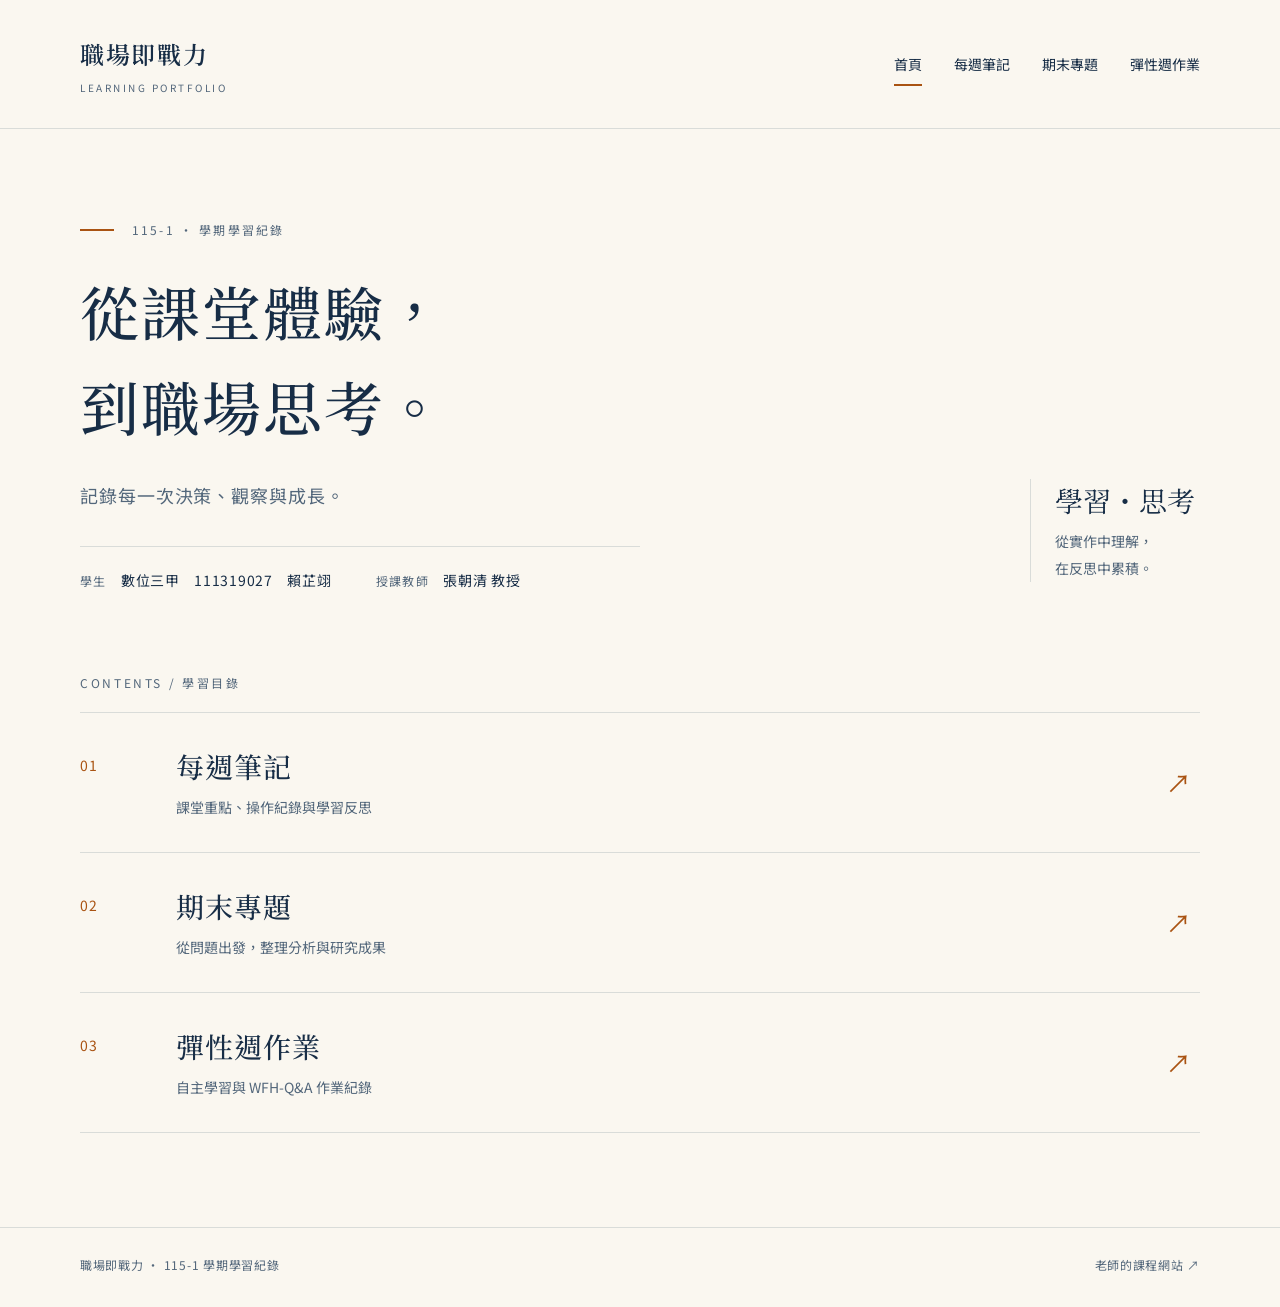
<file: index.html>
<!doctype html>
<html lang="zh-Hant"><head><meta charset="utf-8"><meta name="viewport" content="width=device-width, initial-scale=1"><meta name="theme-color" content="#faf7f0"><meta name="description" content="職場即戰力課程的學習紀錄、每週筆記與學期成果。"><title>學期學習紀錄｜職場即戰力</title><link rel="icon" href="assets/favicon.svg" type="image/svg+xml"><link rel="stylesheet" href="assets/styles.css"><script defer src="assets/site.js"></script></head>
<body><a class="skip" href="#main">跳至主要內容</a><header class="site-header"><div class="wrap header-inner"><a href="index.html" class="brand" aria-label="職場即戰力首頁">職場即戰力<small>LEARNING PORTFOLIO</small></a><button class="menu-button" aria-expanded="false" aria-controls="main-nav">選單</button><nav class="nav" id="main-nav" data-open="false" aria-label="主要導覽"><a href="index.html" aria-current="page">首頁</a><a href="notes.html">每週筆記</a><a href="project.html">期末專題</a><a href="exercise.html">彈性週作業</a></nav></div></header>
<main class="wrap" id="main">
<section class="home-hero" aria-labelledby="home-title"><div><div class="eyebrow">115-1 · 學期學習紀錄</div><h1 id="home-title">從課堂體驗，<br>到職場思考。</h1><p class="lead">記錄每一次決策、觀察與成長。</p><dl class="profile"><div><dt>學生</dt><dd>數位三甲　111319027　賴芷翊</dd></div><div><dt>授課教師</dt><dd>張朝清 教授</dd></div></dl></div><div class="term-note"><strong>學習・思考</strong>從實作中理解，<br>在反思中累積。</div></section>
<section aria-label="學習成果目錄"><p class="section-label">CONTENTS / 學習目錄</p><div class="entry-list">
<a class="entry" href="notes.html"><span class="entry-no">01</span><div><h2>每週筆記</h2><p>課堂重點、操作紀錄與學習反思</p></div><span class="arrow" aria-hidden="true">↗</span></a>
<a class="entry" href="project.html"><span class="entry-no">02</span><div><h2>期末專題</h2><p>從問題出發，整理分析與研究成果</p></div><span class="arrow" aria-hidden="true">↗</span></a>
<a class="entry" href="exercise.html"><span class="entry-no">03</span><div><h2>彈性週作業</h2><p>自主學習與 WFH-Q&A 作業紀錄</p></div><span class="arrow" aria-hidden="true">↗</span></a>
</div></section></main><footer class="site-footer"><div class="wrap footer-inner"><span>職場即戰力 · 115-1 學期學習紀錄</span><a href="https://irradiated-banjo-bc0.notion.site/115-1-375c98d8903b809bbe0dd273e1cf6a1d" target="_blank" rel="noopener noreferrer">老師的課程網站 ↗</a></div></footer></body></html>
</file>
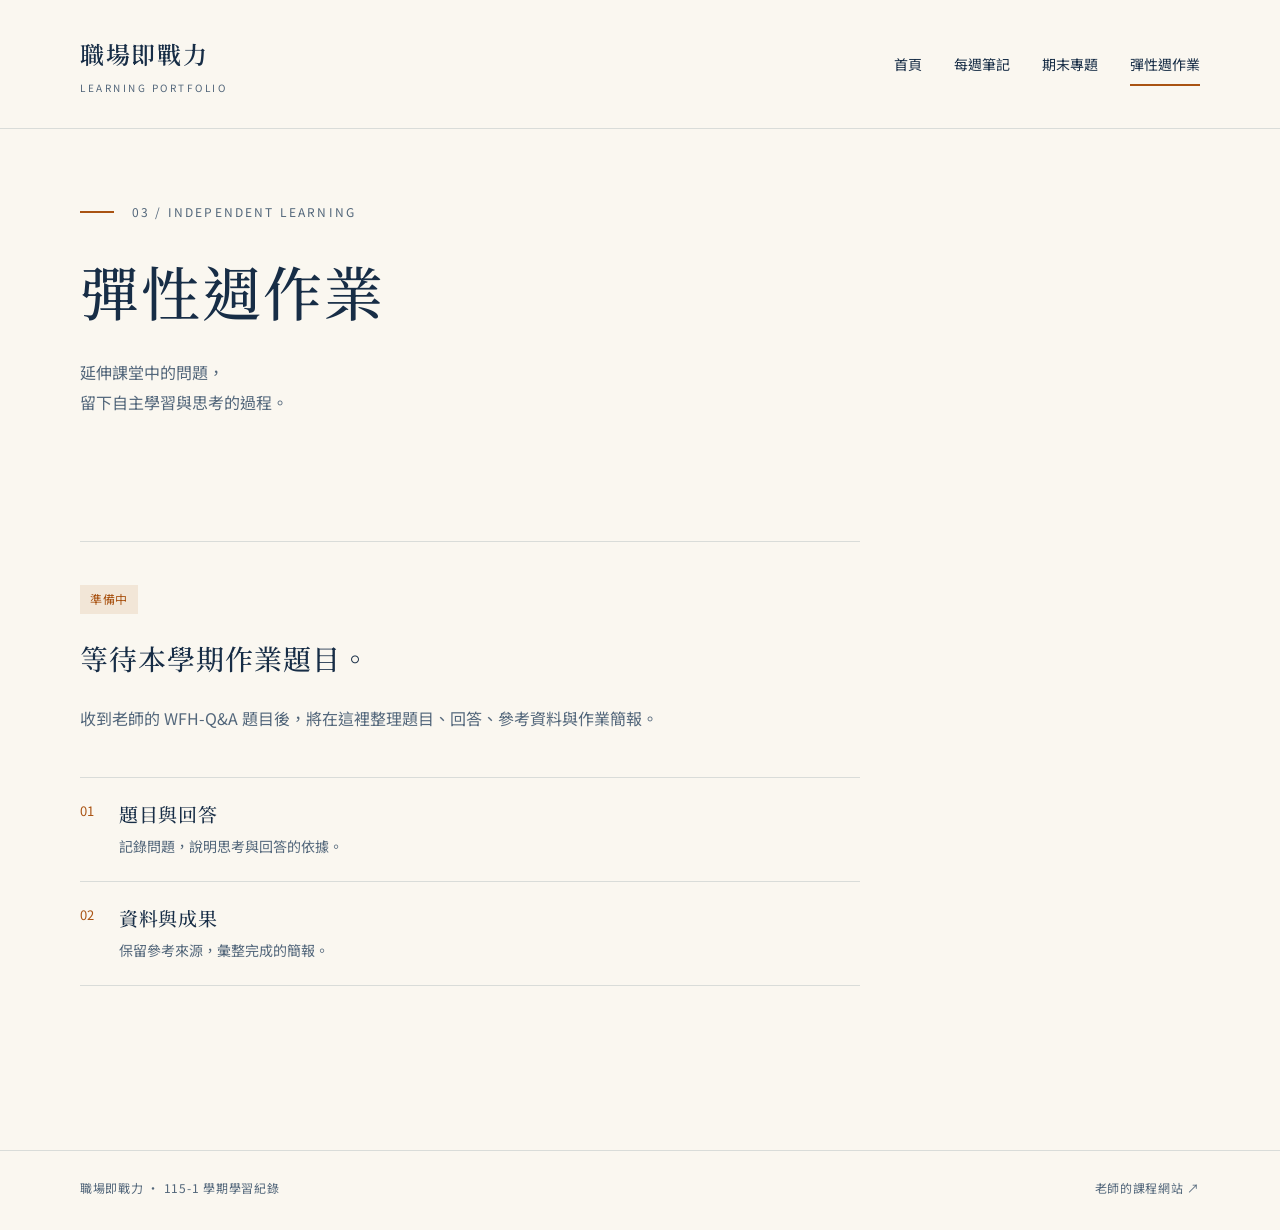
<file: exercise.html>
<!doctype html>
<html lang="zh-Hant"><head><meta charset="utf-8"><meta name="viewport" content="width=device-width, initial-scale=1"><meta name="theme-color" content="#faf7f0"><meta name="description" content="職場即戰力課程的學習紀錄、每週筆記與學期成果。"><title>彈性週作業｜職場即戰力</title><link rel="icon" href="assets/favicon.svg" type="image/svg+xml"><link rel="stylesheet" href="assets/styles.css"><script defer src="assets/site.js"></script></head>
<body><a class="skip" href="#main">跳至主要內容</a><header class="site-header"><div class="wrap header-inner"><a href="index.html" class="brand" aria-label="職場即戰力首頁">職場即戰力<small>LEARNING PORTFOLIO</small></a><button class="menu-button" aria-expanded="false" aria-controls="main-nav">選單</button><nav class="nav" id="main-nav" data-open="false" aria-label="主要導覽"><a href="index.html">首頁</a><a href="notes.html">每週筆記</a><a href="project.html">期末專題</a><a href="exercise.html" aria-current="page">彈性週作業</a></nav></div></header>
<main class="wrap" id="main"><header class="page-intro empty-page"><div class="eyebrow">03 / INDEPENDENT LEARNING</div><h1>彈性週作業</h1><p>延伸課堂中的問題，<br>留下自主學習與思考的過程。</p></header><section class="empty-body"><span class="status-label">準備中</span><h2>等待本學期作業題目。</h2><p>收到老師的 WFH-Q&A 題目後，將在這裡整理題目、回答、參考資料與作業簡報。</p><div class="outline" aria-label="預計整理架構"><div class="outline-item"><span>01</span><div><h3>題目與回答</h3><p>記錄問題，說明思考與回答的依據。</p></div></div><div class="outline-item"><span>02</span><div><h3>資料與成果</h3><p>保留參考來源，彙整完成的簡報。</p></div></div></div></section></main><footer class="site-footer"><div class="wrap footer-inner"><span>職場即戰力 · 115-1 學期學習紀錄</span><a href="https://irradiated-banjo-bc0.notion.site/115-1-375c98d8903b809bbe0dd273e1cf6a1d" target="_blank" rel="noopener noreferrer">老師的課程網站 ↗</a></div></footer></body></html>
</file>
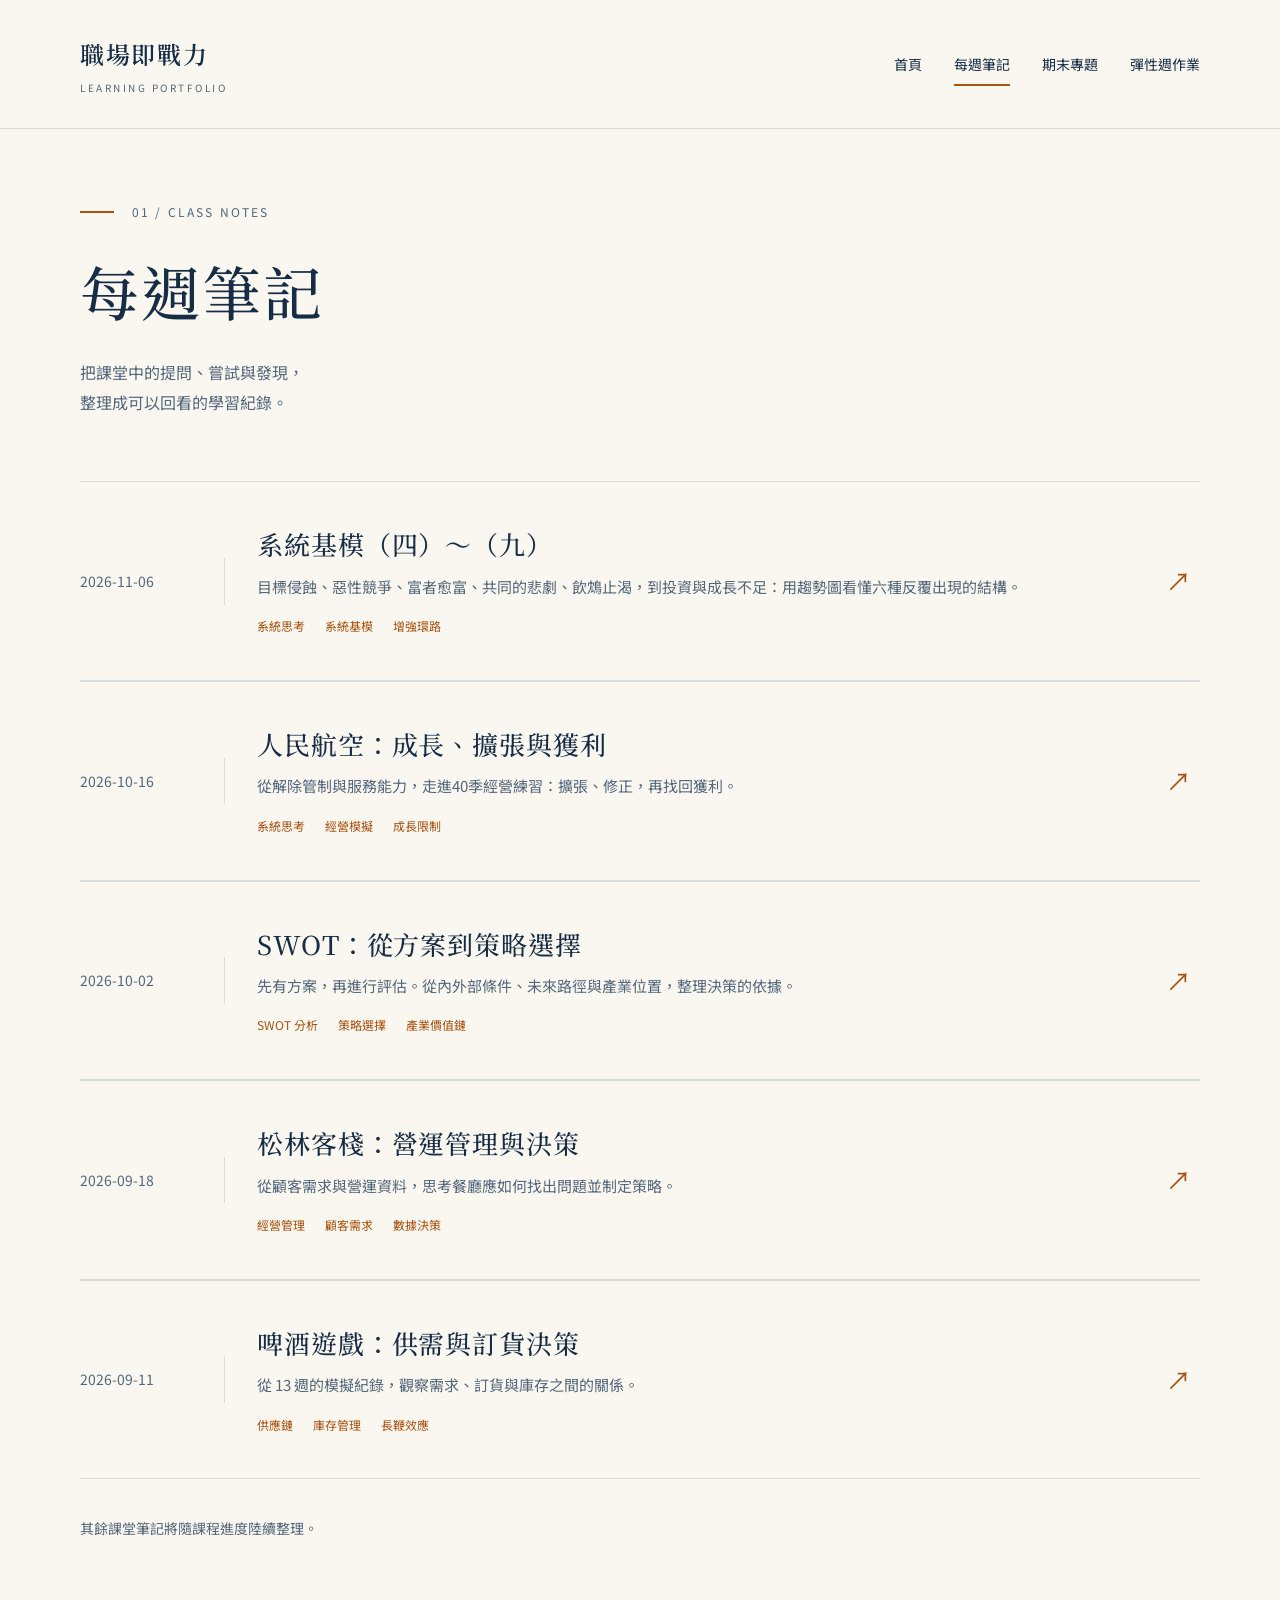
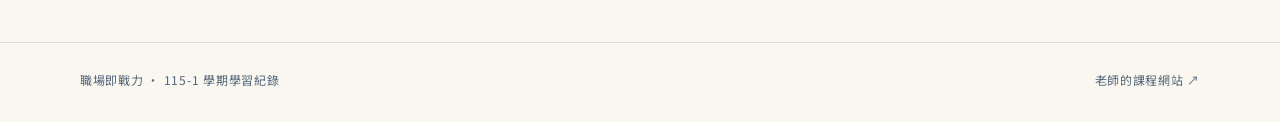
<file: notes.html>
<!doctype html>
<html lang="zh-Hant"><head><meta charset="utf-8"><meta name="viewport" content="width=device-width, initial-scale=1"><meta name="theme-color" content="#faf7f0"><meta name="description" content="職場即戰力課程的學習紀錄、每週筆記與學期成果。"><title>每週筆記｜職場即戰力</title><link rel="icon" href="assets/favicon.svg" type="image/svg+xml"><link rel="stylesheet" href="assets/styles.css"><script defer src="assets/site.js"></script></head>
<body><a class="skip" href="#main">跳至主要內容</a><header class="site-header"><div class="wrap header-inner"><a href="index.html" class="brand" aria-label="職場即戰力首頁">職場即戰力<small>LEARNING PORTFOLIO</small></a><button class="menu-button" aria-expanded="false" aria-controls="main-nav">選單</button><nav class="nav" id="main-nav" data-open="false" aria-label="主要導覽"><a href="index.html">首頁</a><a href="notes.html" aria-current="page">每週筆記</a><a href="project.html">期末專題</a><a href="exercise.html">彈性週作業</a></nav></div></header>
<main class="wrap" id="main">
<header class="page-intro"><div class="eyebrow">01 / CLASS NOTES</div><h1>每週筆記</h1><p>把課堂中的提問、嘗試與發現，<br>整理成可以回看的學習紀錄。</p></header>
<section aria-label="課堂筆記列表">
<a class="note-row" href="notes/archetypes.html"><div class="note-date">2026-11-06</div><div><h2>系統基模（四）～（九）</h2><p>目標侵蝕、惡性競爭、富者愈富、共同的悲劇、飲鴆止渴，到投資與成長不足：用趨勢圖看懂六種反覆出現的結構。</p><div class="tags"><span>系統思考</span><span>系統基模</span><span>增強環路</span></div></div><span class="arrow" aria-hidden="true">↗</span></a>
<a class="note-row" href="notes/people-express.html"><div class="note-date">2026-10-16</div><div><h2>人民航空：成長、擴張與獲利</h2><p>從解除管制與服務能力，走進40季經營練習：擴張、修正，再找回獲利。</p><div class="tags"><span>系統思考</span><span>經營模擬</span><span>成長限制</span></div></div><span class="arrow" aria-hidden="true">↗</span></a>
<a class="note-row" href="notes/swot.html"><div class="note-date">2026-10-02</div><div><h2>SWOT：從方案到策略選擇</h2><p>先有方案，再進行評估。從內外部條件、未來路徑與產業位置，整理決策的依據。</p><div class="tags"><span>SWOT 分析</span><span>策略選擇</span><span>產業價值鏈</span></div></div><span class="arrow" aria-hidden="true">↗</span></a>
<a class="note-row" href="notes/pine-inn.html"><div class="note-date">2026-09-18</div><div><h2>松林客棧：營運管理與決策</h2><p>從顧客需求與營運資料，思考餐廳應如何找出問題並制定策略。</p><div class="tags"><span>經營管理</span><span>顧客需求</span><span>數據決策</span></div></div><span class="arrow" aria-hidden="true">↗</span></a>
<a class="note-row" href="notes/beer-game.html"><div class="note-date">2026-09-11</div><div><h2>啤酒遊戲：供需與訂貨決策</h2><p>從 13 週的模擬紀錄，觀察需求、訂貨與庫存之間的關係。</p><div class="tags"><span>供應鏈</span><span>庫存管理</span><span>長鞭效應</span></div></div><span class="arrow" aria-hidden="true">↗</span></a>
</section><p class="list-end">其餘課堂筆記將隨課程進度陸續整理。</p></main><footer class="site-footer"><div class="wrap footer-inner"><span>職場即戰力 · 115-1 學期學習紀錄</span><a href="https://irradiated-banjo-bc0.notion.site/115-1-375c98d8903b809bbe0dd273e1cf6a1d" target="_blank" rel="noopener noreferrer">老師的課程網站 ↗</a></div></footer></body></html>
</file>
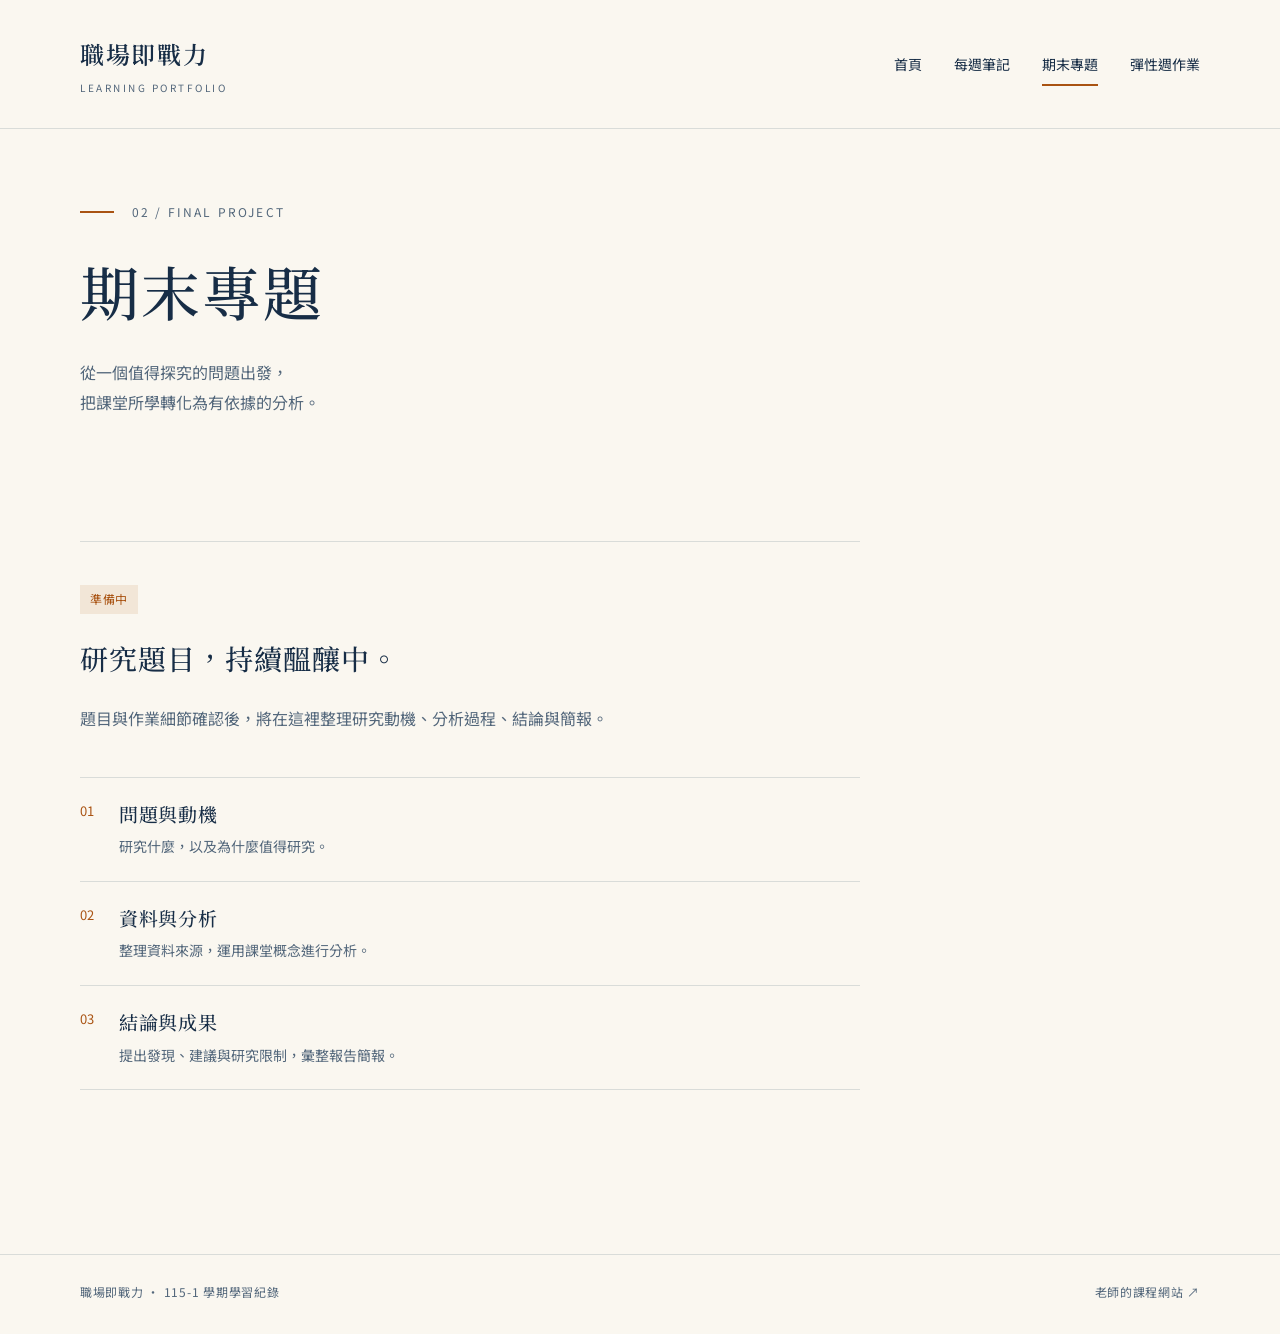
<file: project.html>
<!doctype html>
<html lang="zh-Hant"><head><meta charset="utf-8"><meta name="viewport" content="width=device-width, initial-scale=1"><meta name="theme-color" content="#faf7f0"><meta name="description" content="職場即戰力課程的學習紀錄、每週筆記與學期成果。"><title>期末專題｜職場即戰力</title><link rel="icon" href="assets/favicon.svg" type="image/svg+xml"><link rel="stylesheet" href="assets/styles.css"><script defer src="assets/site.js"></script></head>
<body><a class="skip" href="#main">跳至主要內容</a><header class="site-header"><div class="wrap header-inner"><a href="index.html" class="brand" aria-label="職場即戰力首頁">職場即戰力<small>LEARNING PORTFOLIO</small></a><button class="menu-button" aria-expanded="false" aria-controls="main-nav">選單</button><nav class="nav" id="main-nav" data-open="false" aria-label="主要導覽"><a href="index.html">首頁</a><a href="notes.html">每週筆記</a><a href="project.html" aria-current="page">期末專題</a><a href="exercise.html">彈性週作業</a></nav></div></header>
<main class="wrap" id="main"><header class="page-intro empty-page"><div class="eyebrow">02 / FINAL PROJECT</div><h1>期末專題</h1><p>從一個值得探究的問題出發，<br>把課堂所學轉化為有依據的分析。</p></header><section class="empty-body"><span class="status-label">準備中</span><h2>研究題目，持續醞釀中。</h2><p>題目與作業細節確認後，將在這裡整理研究動機、分析過程、結論與簡報。</p><div class="outline" aria-label="預計整理架構"><div class="outline-item"><span>01</span><div><h3>問題與動機</h3><p>研究什麼，以及為什麼值得研究。</p></div></div><div class="outline-item"><span>02</span><div><h3>資料與分析</h3><p>整理資料來源，運用課堂概念進行分析。</p></div></div><div class="outline-item"><span>03</span><div><h3>結論與成果</h3><p>提出發現、建議與研究限制，彙整報告簡報。</p></div></div></div></section></main><footer class="site-footer"><div class="wrap footer-inner"><span>職場即戰力 · 115-1 學期學習紀錄</span><a href="https://irradiated-banjo-bc0.notion.site/115-1-375c98d8903b809bbe0dd273e1cf6a1d" target="_blank" rel="noopener noreferrer">老師的課程網站 ↗</a></div></footer></body></html>
</file>
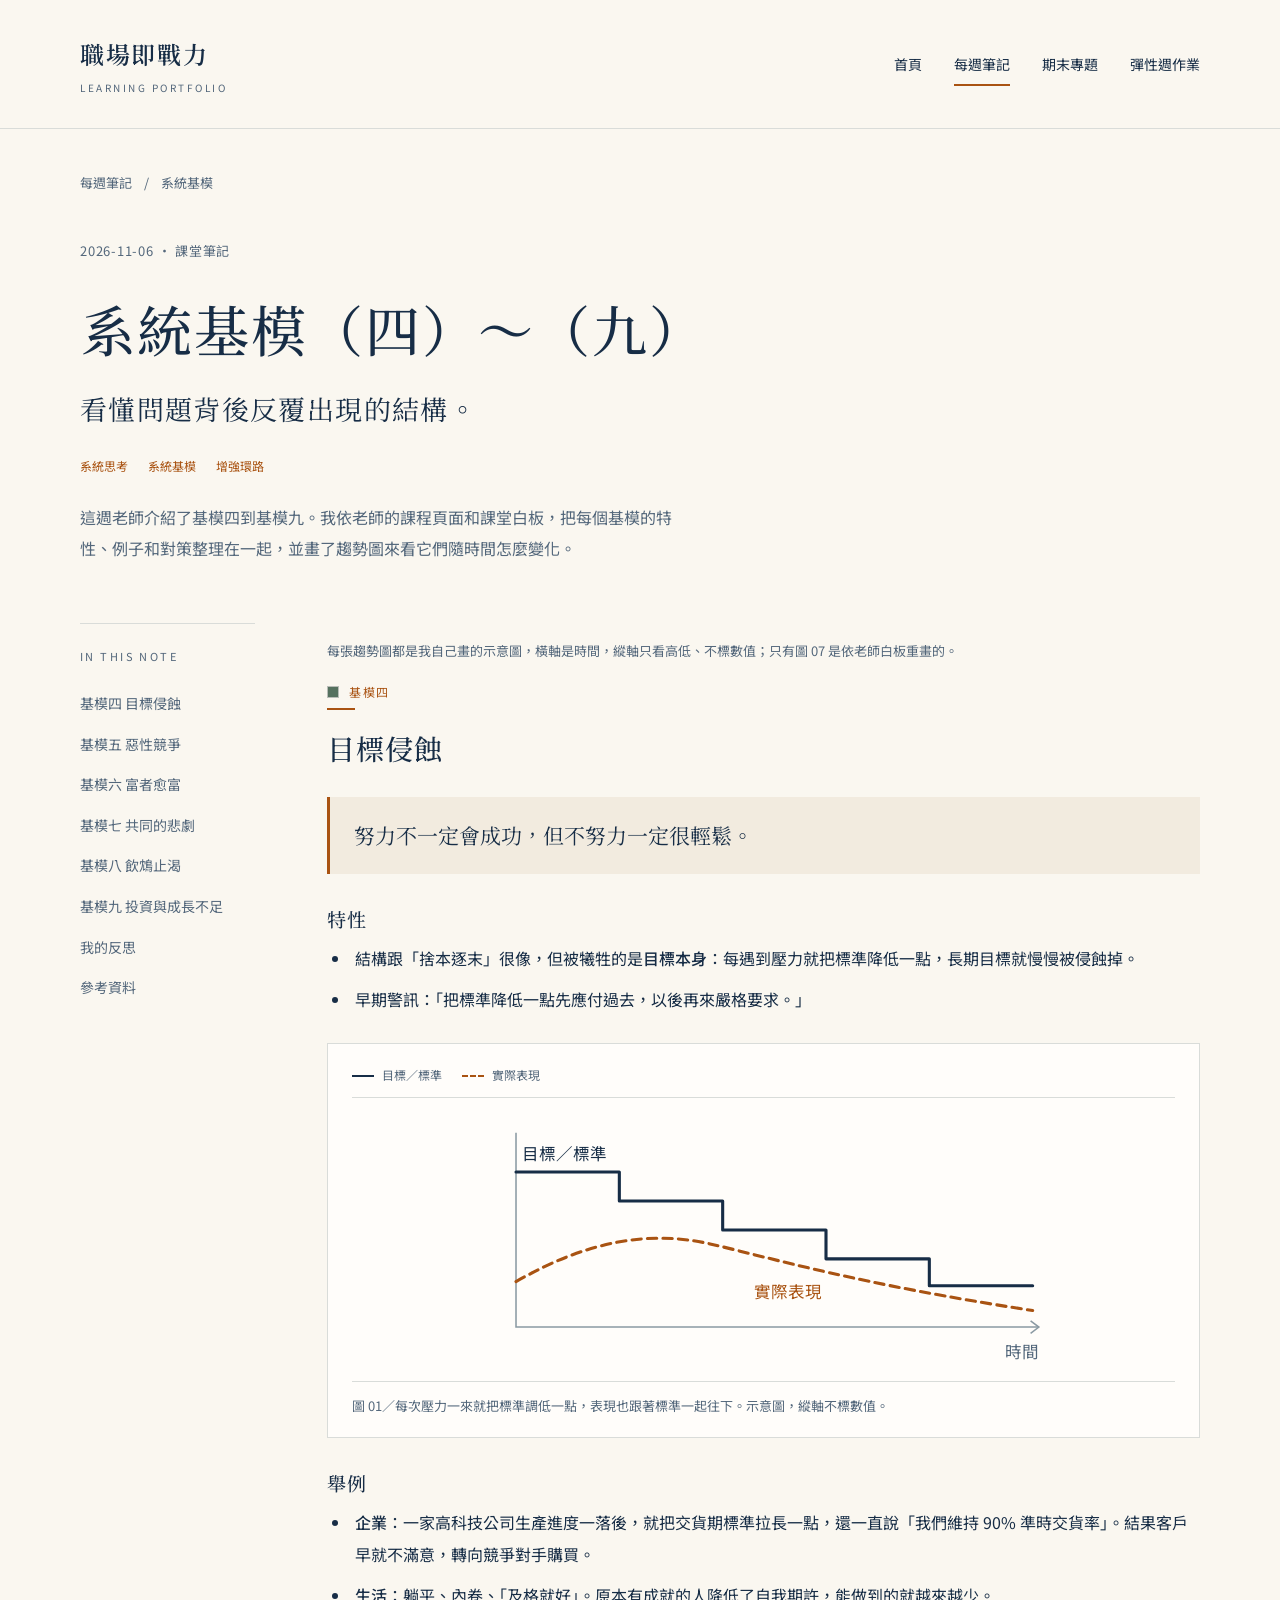
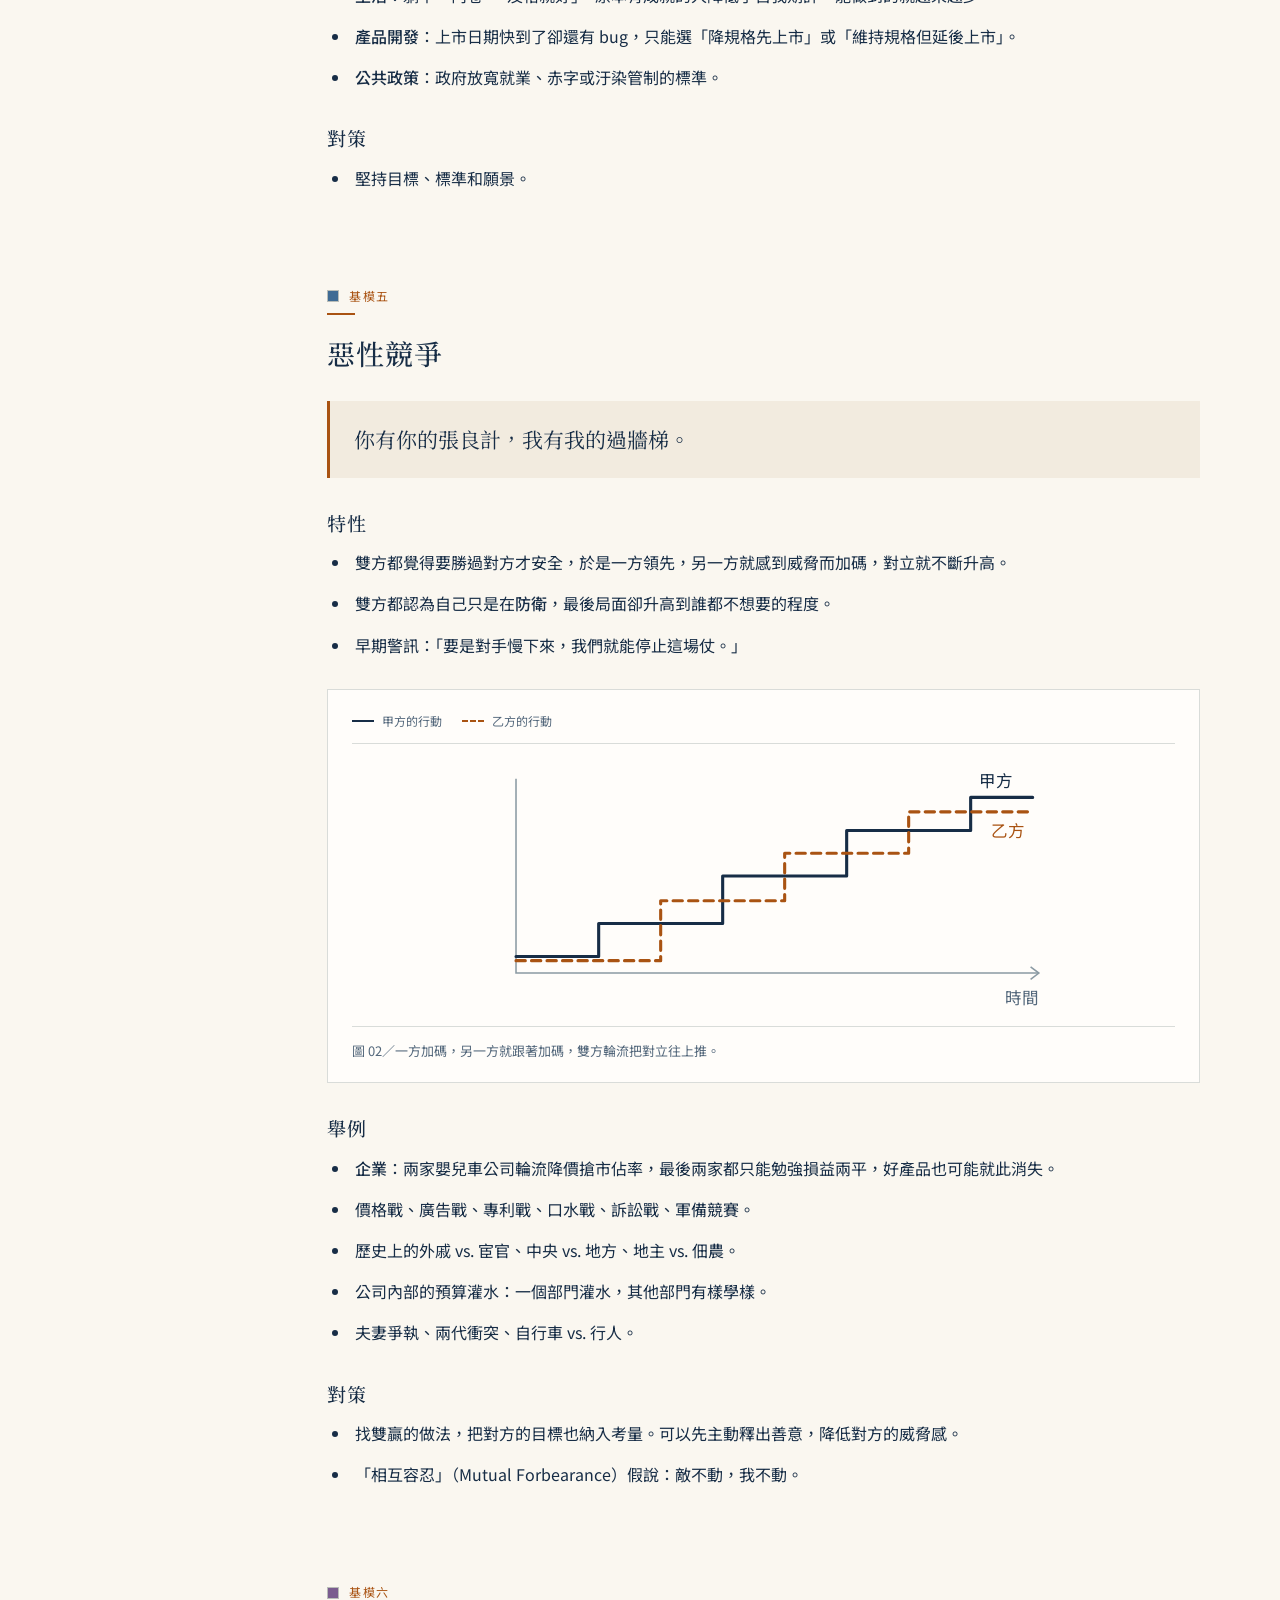
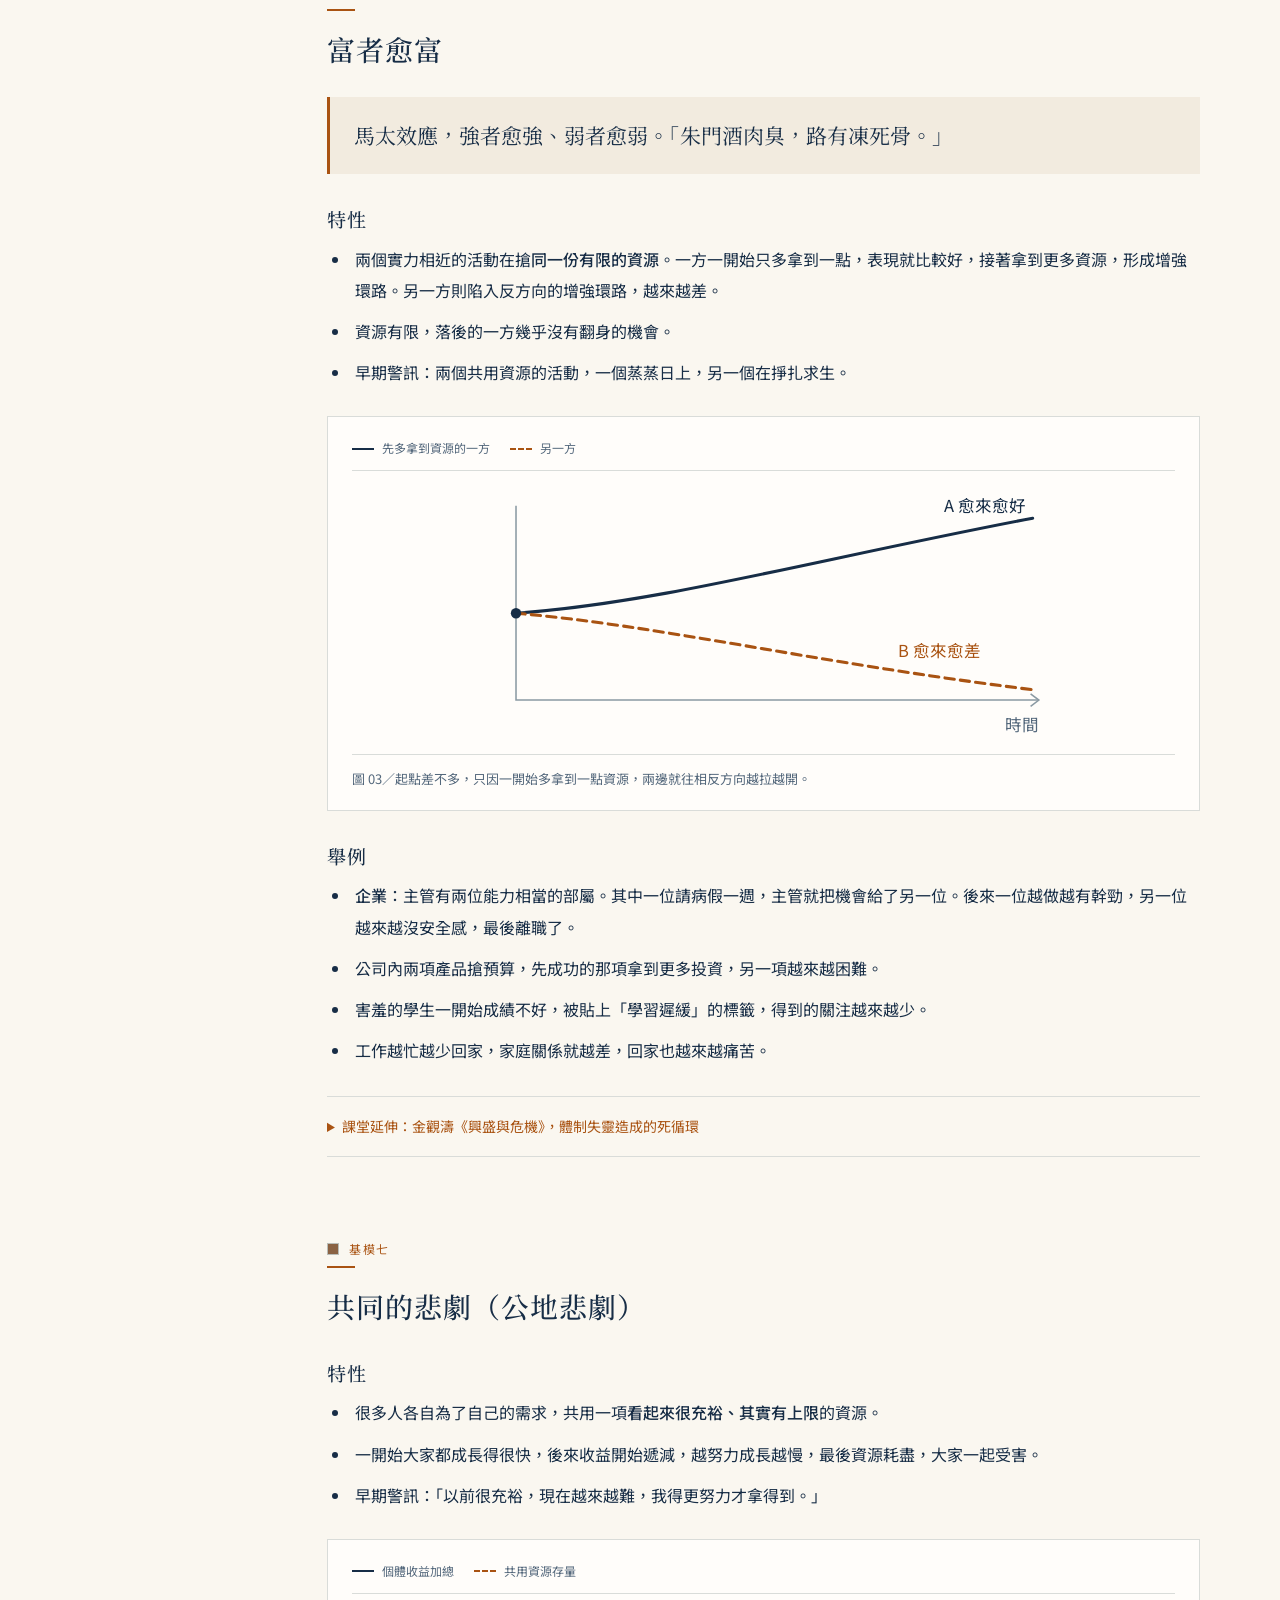
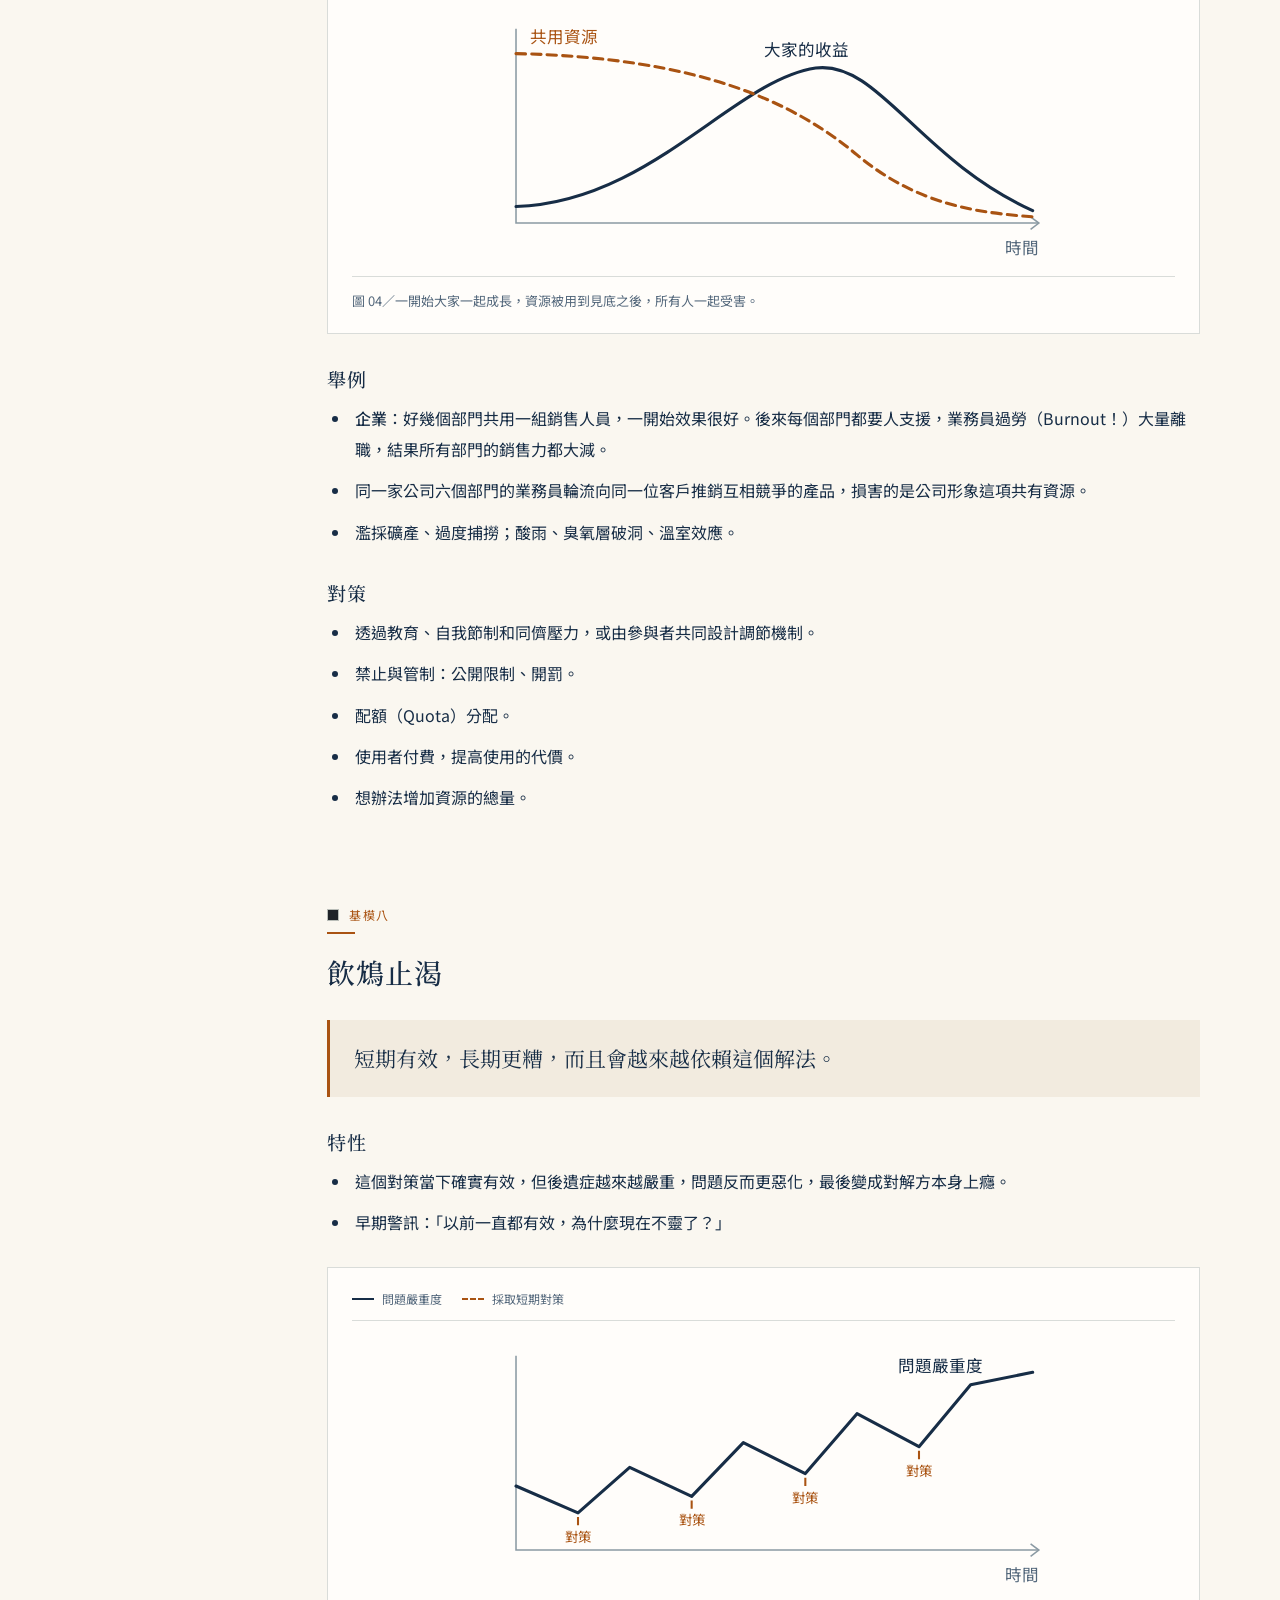
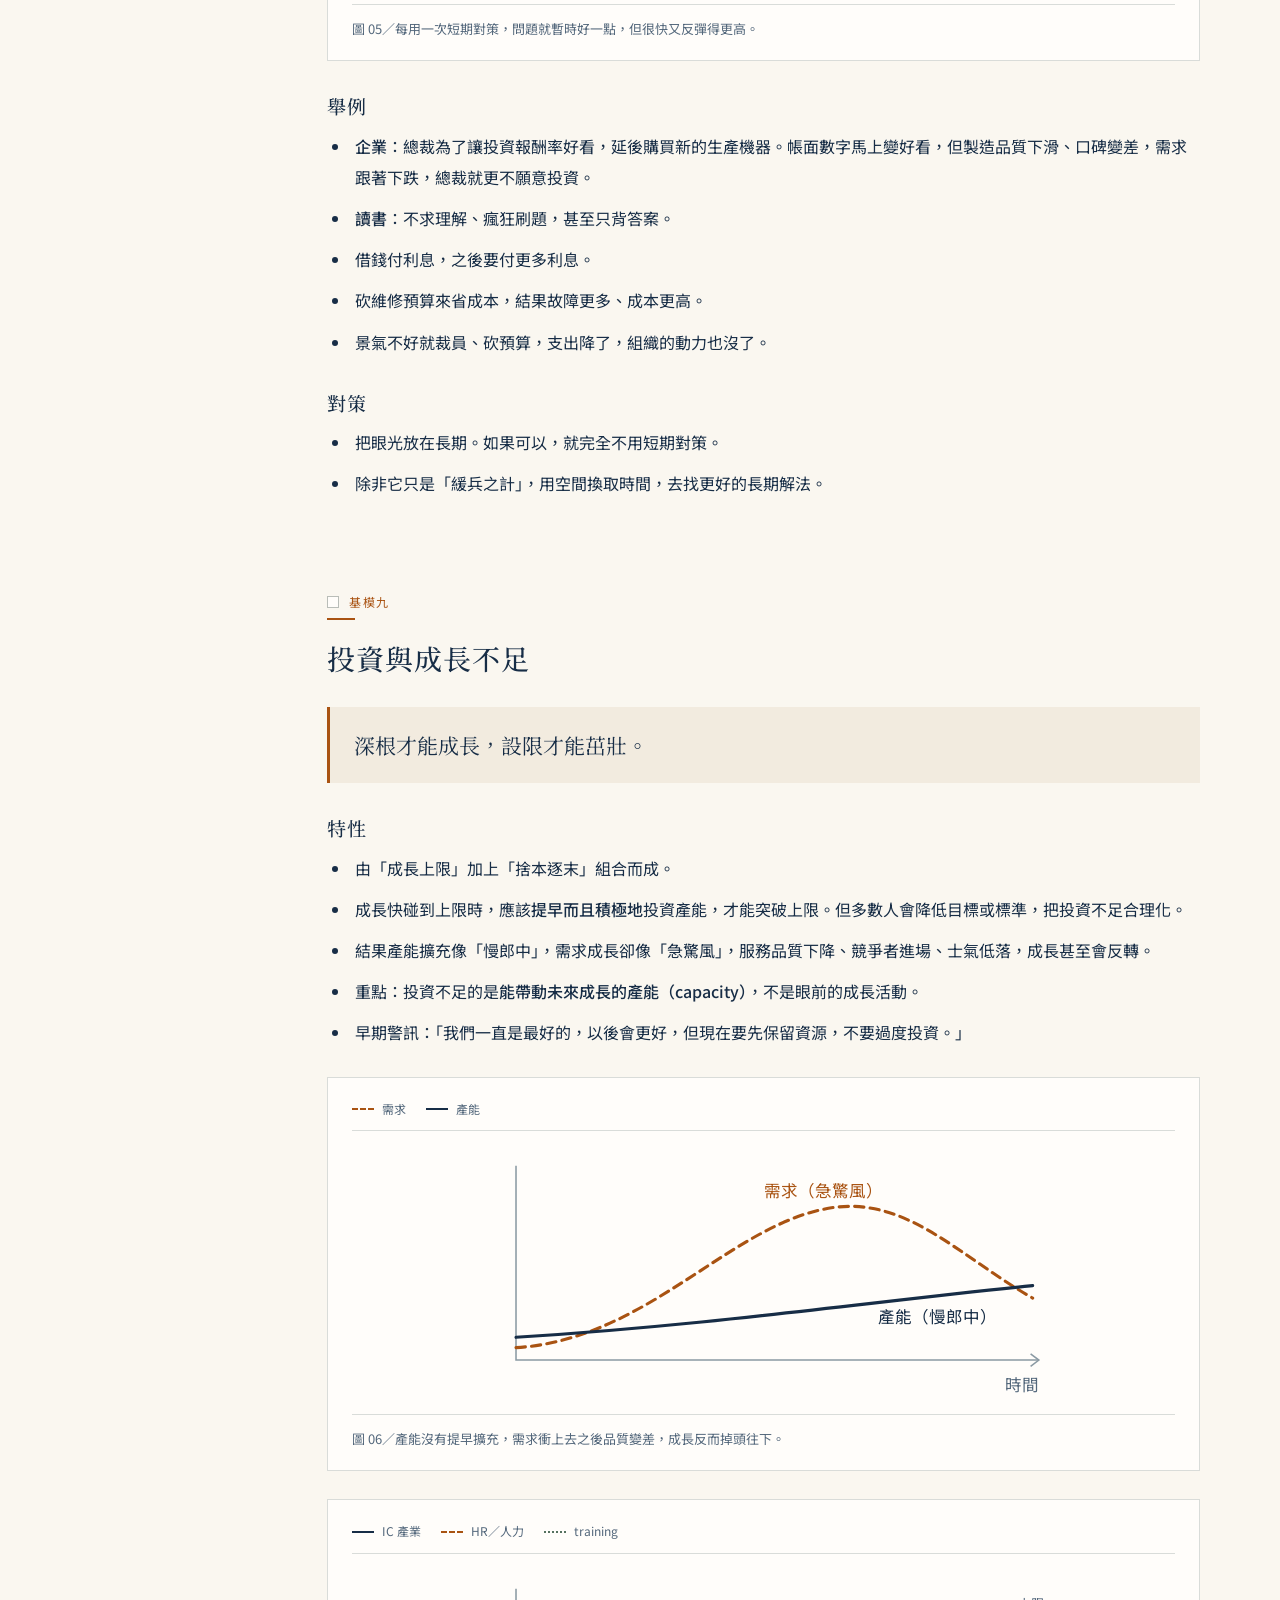
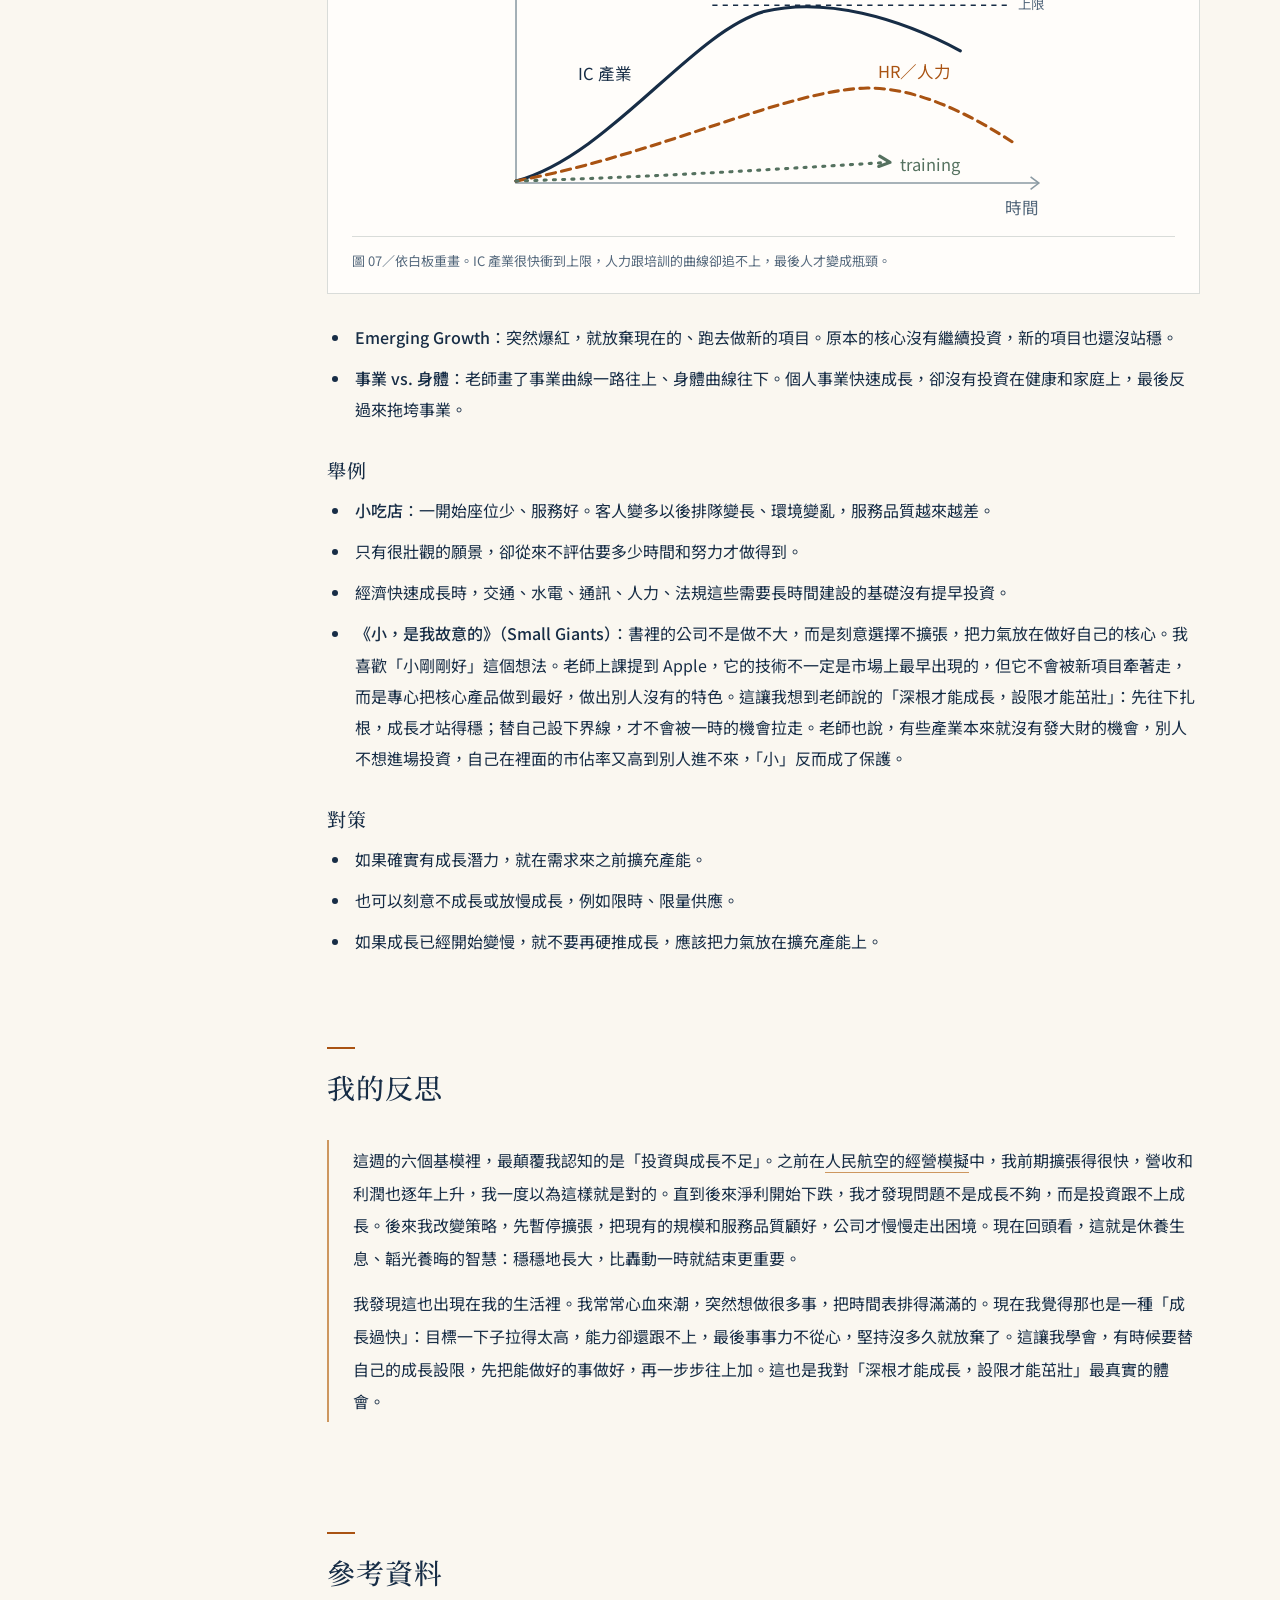
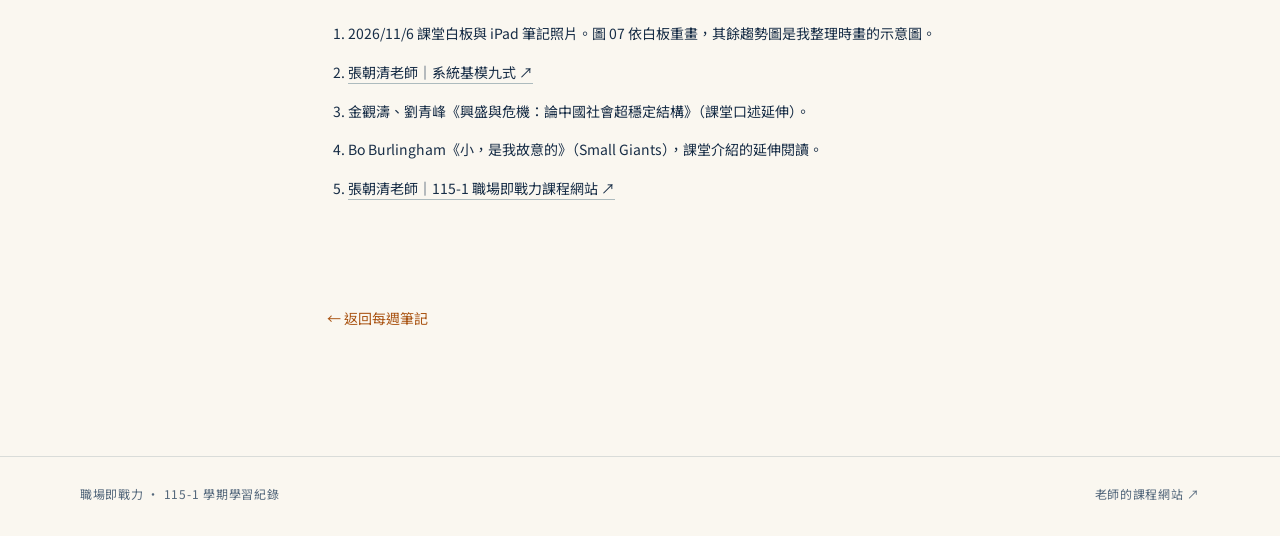
<file: notes/archetypes.html>
<!doctype html>
<html lang="zh-Hant"><head><meta charset="utf-8"><meta name="viewport" content="width=device-width, initial-scale=1"><meta name="theme-color" content="#faf7f0"><meta name="description" content="11/6 課堂筆記：系統基模四到九的特性、例子、對策與趨勢圖。"><title>系統基模（四）～（九）｜職場即戰力</title><link rel="icon" href="../assets/favicon.svg" type="image/svg+xml"><link rel="stylesheet" href="../assets/styles.css"><script defer src="../assets/site.js"></script></head>
<body><a class="skip" href="#main">跳至主要內容</a><header class="site-header"><div class="wrap header-inner"><a href="../index.html" class="brand" aria-label="職場即戰力首頁">職場即戰力<small>LEARNING PORTFOLIO</small></a><button class="menu-button" aria-expanded="false" aria-controls="main-nav">選單</button><nav class="nav" id="main-nav" data-open="false" aria-label="主要導覽"><a href="../index.html">首頁</a><a href="../notes.html" aria-current="page">每週筆記</a><a href="../project.html">期末專題</a><a href="../exercise.html">彈性週作業</a></nav></div></header>
<main class="wrap" id="main">
<nav class="breadcrumbs" aria-label="麵包屑"><a href="../notes.html">每週筆記</a><span aria-hidden="true">/</span><span>系統基模</span></nav>
<header class="article-head arc-head">
  <p class="article-meta"><time datetime="2026-11-06">2026-11-06</time> · 課堂筆記</p>
  <h1>系統基模（四）～（九）</h1>
  <p class="article-subtitle">看懂問題背後反覆出現的結構。</p>
  <div class="tags"><span>系統思考</span><span>系統基模</span><span>增強環路</span></div>
  <p class="article-intro">這週老師介紹了基模四到基模九。我依老師的課程頁面和課堂白板，把每個基模的特性、例子和對策整理在一起，並畫了趨勢圖來看它們隨時間怎麼變化。</p>
</header>
<div class="article-layout">
  <nav class="article-toc" aria-label="本篇目錄"><p class="section-label">IN THIS NOTE</p><a href="#goal">基模四 目標侵蝕</a><a href="#escalation">基模五 惡性競爭</a><a href="#rich">基模六 富者愈富</a><a href="#commons">基模七 共同的悲劇</a><a href="#fix">基模八 飲鴆止渴</a><a href="#invest">基模九 投資與成長不足</a><a href="#reflection">我的反思</a><a href="#sources">參考資料</a></nav>
  <article class="article-content arc-note">
    <p class="source-note">每張趨勢圖都是我自己畫的示意圖，橫軸是時間，縱軸只看高低、不標數值；只有圖 07 是依老師白板重畫的。</p>
    
    <section id="goal" class="article-section arc-section">
      <p class="arc-no"><span class="arc-swatch arc-swatch-green" aria-hidden="true"></span>基模四</p>
      <h2>目標侵蝕</h2>
      <blockquote class="arc-quote"><p>努力不一定會成功，但不努力一定很輕鬆。</p></blockquote>
      <h3 class="arc-sub">特性</h3>
      <ul class="arc-list"><li>結構跟「捨本逐末」很像，但被犧牲的是<strong>目標本身</strong>：每遇到壓力就把標準降低一點，長期目標就慢慢被侵蝕掉。</li><li>早期警訊：「把標準降低一點先應付過去，以後再來嚴格要求。」</li></ul>
      <figure class="arc-figure" aria-labelledby="goal-caption">
        <div class="arc-legend"><span><b class="arc-key-ink"></b>目標／標準</span><span><b class="arc-key-accent"></b>實際表現</span></div>
        <svg class="arc-chart" viewBox="0 0 600 252" role="img" aria-labelledby="goal-title goal-desc"><title id="goal-title">目標侵蝕趨勢示意</title><desc id="goal-desc">目標標準線一階一階往下降，實際表現跟著標準一起往下滑。</desc><path d="M60 24 V212 H566" class="arc-axis"/><path d="m558 206 8 6-8 6" class="arc-axis"/><text x="566" y="242" text-anchor="end">時間</text><path d="M60 62 H160 V90 H260 V118 H360 V146 H460 V172 H560" class="arc-line arc-ink"/><path d="M60 168 C130 128 190 118 250 132 S390 170 560 196" class="arc-line arc-accent arc-dash"/><text x="66" y="50" class="arc-ink-text">目標／標準</text><text x="290" y="184" class="arc-accent-text">實際表現</text></svg>
        <figcaption id="goal-caption">圖 01／每次壓力一來就把標準調低一點，表現也跟著標準一起往下。示意圖，縱軸不標數值。</figcaption>
      </figure>
      <h3 class="arc-sub">舉例</h3>
      <ul class="arc-list"><li><strong>企業</strong>：一家高科技公司生產進度一落後，就把交貨期標準拉長一點，還一直說「我們維持 90% 準時交貨率」。結果客戶早就不滿意，轉向競爭對手購買。</li><li><strong>生活</strong>：躺平、內卷、「及格就好」。原本有成就的人降低了自我期許，能做到的就越來越少。</li><li><strong>產品開發</strong>：上市日期快到了卻還有 bug，只能選「降規格先上市」或「維持規格但延後上市」。</li><li><strong>公共政策</strong>：政府放寬就業、赤字或汙染管制的標準。</li></ul>
      <h3 class="arc-sub">對策</h3><ul class="arc-list"><li>堅持目標、標準和願景。</li></ul>
      
    </section>
    <section id="escalation" class="article-section arc-section">
      <p class="arc-no"><span class="arc-swatch arc-swatch-blue" aria-hidden="true"></span>基模五</p>
      <h2>惡性競爭</h2>
      <blockquote class="arc-quote"><p>你有你的張良計，我有我的過牆梯。</p></blockquote>
      <h3 class="arc-sub">特性</h3>
      <ul class="arc-list"><li>雙方都覺得要勝過對方才安全，於是一方領先，另一方就感到威脅而加碼，對立就不斷升高。</li><li>雙方都認為自己只是在<strong>防衛</strong>，最後局面卻升高到誰都不想要的程度。</li><li>早期警訊：「要是對手慢下來，我們就能停止這場仗。」</li></ul>
      <figure class="arc-figure" aria-labelledby="escalation-caption">
        <div class="arc-legend"><span><b class="arc-key-ink"></b>甲方的行動</span><span><b class="arc-key-accent"></b>乙方的行動</span></div>
        <svg class="arc-chart" viewBox="0 0 600 252" role="img" aria-labelledby="escalation-title escalation-desc"><title id="escalation-title">惡性競爭趨勢示意</title><desc id="escalation-desc">甲方與乙方的行動強度交替往上加碼，兩條階梯線一路升高。</desc><path d="M60 24 V212 H566" class="arc-axis"/><path d="m558 206 8 6-8 6" class="arc-axis"/><text x="566" y="242" text-anchor="end">時間</text><path d="M60 196 H140 V164 H260 V118 H380 V74 H500 V42 H560" class="arc-line arc-ink"/><path d="M60 200 H200 V142 H320 V96 H440 V56 H560" class="arc-line arc-accent arc-dash"/><text x="508" y="32" class="arc-ink-text">甲方</text><text x="520" y="80" class="arc-accent-text">乙方</text></svg>
        <figcaption id="escalation-caption">圖 02／一方加碼，另一方就跟著加碼，雙方輪流把對立往上推。</figcaption>
      </figure>
      <h3 class="arc-sub">舉例</h3>
      <ul class="arc-list"><li><strong>企業</strong>：兩家嬰兒車公司輪流降價搶市佔率，最後兩家都只能勉強損益兩平，好產品也可能就此消失。</li><li>價格戰、廣告戰、專利戰、口水戰、訴訟戰、軍備競賽。</li><li>歷史上的外戚 vs. 宦官、中央 vs. 地方、地主 vs. 佃農。</li><li>公司內部的預算灌水：一個部門灌水，其他部門有樣學樣。</li><li>夫妻爭執、兩代衝突、自行車 vs. 行人。</li></ul>
      <h3 class="arc-sub">對策</h3><ul class="arc-list"><li>找雙贏的做法，把對方的目標也納入考量。可以先主動釋出善意，降低對方的威脅感。</li><li>「相互容忍」（Mutual Forbearance）假說：敵不動，我不動。</li></ul>
      
    </section>
    <section id="rich" class="article-section arc-section">
      <p class="arc-no"><span class="arc-swatch arc-swatch-purple" aria-hidden="true"></span>基模六</p>
      <h2>富者愈富</h2>
      <blockquote class="arc-quote"><p>馬太效應，強者愈強、弱者愈弱。「朱門酒肉臭，路有凍死骨。」</p></blockquote>
      <h3 class="arc-sub">特性</h3>
      <ul class="arc-list"><li>兩個實力相近的活動在搶<strong>同一份有限的資源</strong>。一方一開始只多拿到一點，表現就比較好，接著拿到更多資源，形成增強環路。另一方則陷入反方向的增強環路，越來越差。</li><li>資源有限，落後的一方幾乎沒有翻身的機會。</li><li>早期警訊：兩個共用資源的活動，一個蒸蒸日上，另一個在掙扎求生。</li></ul>
      <figure class="arc-figure" aria-labelledby="rich-caption">
        <div class="arc-legend"><span><b class="arc-key-ink"></b>先多拿到資源的一方</span><span><b class="arc-key-accent"></b>另一方</span></div>
        <svg class="arc-chart" viewBox="0 0 600 252" role="img" aria-labelledby="rich-title rich-desc"><title id="rich-title">富者愈富趨勢示意</title><desc id="rich-desc">兩條線從同一點出發，一條持續往上，另一條持續往下。</desc><path d="M60 24 V212 H566" class="arc-axis"/><path d="m558 206 8 6-8 6" class="arc-axis"/><text x="566" y="242" text-anchor="end">時間</text><path d="M60 128 C200 118 350 76 560 36" class="arc-line arc-ink"/><path d="M60 128 C200 140 350 176 560 202" class="arc-line arc-accent arc-dash"/><circle cx="60" cy="128" r="5" class="arc-dot"/><text x="474" y="30" class="arc-ink-text">A 愈來愈好</text><text x="430" y="170" class="arc-accent-text">B 愈來愈差</text></svg>
        <figcaption id="rich-caption">圖 03／起點差不多，只因一開始多拿到一點資源，兩邊就往相反方向越拉越開。</figcaption>
      </figure>
      <h3 class="arc-sub">舉例</h3>
      <ul class="arc-list"><li><strong>企業</strong>：主管有兩位能力相當的部屬。其中一位請病假一週，主管就把機會給了另一位。後來一位越做越有幹勁，另一位越來越沒安全感，最後離職了。</li><li>公司內兩項產品搶預算，先成功的那項拿到更多投資，另一項越來越困難。</li><li>害羞的學生一開始成績不好，被貼上「學習遲緩」的標籤，得到的關注越來越少。</li><li>工作越忙越少回家，家庭關係就越差，回家也越來越痛苦。</li></ul>
      
      <details class="arc-supplement"><summary>課堂延伸：金觀濤《興盛與危機》，體制失靈造成的死循環</summary>
        <ul class="arc-list">
          <li><strong>基模 = Architectures = 骨架</strong>：基模是看問題用的結構骨架。</li>
          <li><strong>東方的大一統</strong>：分久必合，合久必分。中國傳統是由儒家意識形態、官僚體系、宗法與地主經濟三者綁在一起的「一體化」結構。</li>
          <li><strong>地主 vs. 佃農</strong>：資源越來越集中在地主手上，佃農越來越窮，最後變成流民。這就是富者愈富的增強環路。</li>
          <li><strong>無組織力量</strong>：流民累積成無組織的力量，衝垮整個體制。崩潰之後重組，但結構沒變，貧富差距又慢慢拉開，所以一直陷在同一個循環裡。</li>
          <li><strong>西方沒有大一統</strong>：從城堡到莊園再到邦聯，是由下往上組成的。United States 因為不信任中央，各州聯合起來；參議院每州 2 席，眾議院依人口分配席次，用制度來避免大州吃掉小州。United Kingdom 則是由不同王國重組而成。</li>
        </ul></details>
    </section>
    <section id="commons" class="article-section arc-section">
      <p class="arc-no"><span class="arc-swatch arc-swatch-brown" aria-hidden="true"></span>基模七</p>
      <h2>共同的悲劇（公地悲劇）</h2>
      
      <h3 class="arc-sub">特性</h3>
      <ul class="arc-list"><li>很多人各自為了自己的需求，共用一項<strong>看起來很充裕、其實有上限</strong>的資源。</li><li>一開始大家都成長得很快，後來收益開始遞減，越努力成長越慢，最後資源耗盡，大家一起受害。</li><li>早期警訊：「以前很充裕，現在越來越難，我得更努力才拿得到。」</li></ul>
      <figure class="arc-figure" aria-labelledby="commons-caption">
        <div class="arc-legend"><span><b class="arc-key-ink"></b>個體收益加總</span><span><b class="arc-key-accent"></b>共用資源存量</span></div>
        <svg class="arc-chart" viewBox="0 0 600 252" role="img" aria-labelledby="commons-title commons-desc"><title id="commons-title">共同的悲劇趨勢示意</title><desc id="commons-desc">大家的活動量先快速上升，共用資源同時下降，資源耗盡後活動量一起崩落。</desc><path d="M60 24 V212 H566" class="arc-axis"/><path d="m558 206 8 6-8 6" class="arc-axis"/><text x="566" y="242" text-anchor="end">時間</text><path d="M60 196 C190 192 270 74 350 62 C410 54 450 150 560 200" class="arc-line arc-ink"/><path d="M60 48 C240 52 330 96 390 146 S510 202 560 206" class="arc-line arc-accent arc-dash"/><text x="300" y="50" class="arc-ink-text">大家的收益</text><text x="74" y="38" class="arc-accent-text">共用資源</text></svg>
        <figcaption id="commons-caption">圖 04／一開始大家一起成長，資源被用到見底之後，所有人一起受害。</figcaption>
      </figure>
      <h3 class="arc-sub">舉例</h3>
      <ul class="arc-list"><li><strong>企業</strong>：好幾個部門共用一組銷售人員，一開始效果很好。後來每個部門都要人支援，業務員過勞（Burnout！）大量離職，結果所有部門的銷售力都大減。</li><li>同一家公司六個部門的業務員輪流向同一位客戶推銷互相競爭的產品，損害的是公司形象這項共有資源。</li><li>濫採礦產、過度捕撈；酸雨、臭氧層破洞、溫室效應。</li></ul>
      <h3 class="arc-sub">對策</h3><ul class="arc-list"><li>透過教育、自我節制和同儕壓力，或由參與者共同設計調節機制。</li><li>禁止與管制：公開限制、開罰。</li><li>配額（Quota）分配。</li><li>使用者付費，提高使用的代價。</li><li>想辦法增加資源的總量。</li></ul>
      
    </section>
    <section id="fix" class="article-section arc-section">
      <p class="arc-no"><span class="arc-swatch arc-swatch-black" aria-hidden="true"></span>基模八</p>
      <h2>飲鴆止渴</h2>
      <blockquote class="arc-quote"><p>短期有效，長期更糟，而且會越來越依賴這個解法。</p></blockquote>
      <h3 class="arc-sub">特性</h3>
      <ul class="arc-list"><li>這個對策當下確實有效，但後遺症越來越嚴重，問題反而更惡化，最後變成對解方本身上癮。</li><li>早期警訊：「以前一直都有效，為什麼現在不靈了？」</li></ul>
      <figure class="arc-figure" aria-labelledby="fix-caption">
        <div class="arc-legend"><span><b class="arc-key-ink"></b>問題嚴重度</span><span><b class="arc-key-accent"></b>採取短期對策</span></div>
        <svg class="arc-chart" viewBox="0 0 600 252" role="img" aria-labelledby="fix-title fix-desc"><title id="fix-title">飲鴆止渴趨勢示意</title><desc id="fix-desc">每次採取短期對策，問題就暫時下降，但之後反彈得更高，整體一路惡化。</desc><path d="M60 24 V212 H566" class="arc-axis"/><path d="m558 206 8 6-8 6" class="arc-axis"/><text x="566" y="242" text-anchor="end">時間</text><path d="M60 150 L120 176 L170 132 L230 160 L280 108 L340 138 L390 80 L450 112 L500 52 L560 40" class="arc-line arc-ink"/><path d="M120 188 v-8 M230 172 v-8 M340 150 v-8 M450 124 v-8" class="arc-tick"/><text x="120" y="204" text-anchor="middle" class="arc-accent-text arc-small">對策</text><text x="230" y="188" text-anchor="middle" class="arc-accent-text arc-small">對策</text><text x="340" y="166" text-anchor="middle" class="arc-accent-text arc-small">對策</text><text x="450" y="140" text-anchor="middle" class="arc-accent-text arc-small">對策</text><text x="430" y="40" class="arc-ink-text">問題嚴重度</text></svg>
        <figcaption id="fix-caption">圖 05／每用一次短期對策，問題就暫時好一點，但很快又反彈得更高。</figcaption>
      </figure>
      <h3 class="arc-sub">舉例</h3>
      <ul class="arc-list"><li><strong>企業</strong>：總裁為了讓投資報酬率好看，延後購買新的生產機器。帳面數字馬上變好看，但製造品質下滑、口碑變差，需求跟著下跌，總裁就更不願意投資。</li><li><strong>讀書</strong>：不求理解、瘋狂刷題，甚至只背答案。</li><li>借錢付利息，之後要付更多利息。</li><li>砍維修預算來省成本，結果故障更多、成本更高。</li><li>景氣不好就裁員、砍預算，支出降了，組織的動力也沒了。</li></ul>
      <h3 class="arc-sub">對策</h3><ul class="arc-list"><li>把眼光放在長期。如果可以，就完全不用短期對策。</li><li>除非它只是「緩兵之計」，用空間換取時間，去找更好的長期解法。</li></ul>
      
    </section>
    <section id="invest" class="article-section arc-section">
      <p class="arc-no"><span class="arc-swatch arc-swatch-white" aria-hidden="true"></span>基模九</p>
      <h2>投資與成長不足</h2>
      <blockquote class="arc-quote"><p>深根才能成長，設限才能茁壯。</p></blockquote>
      <h3 class="arc-sub">特性</h3>
      <ul class="arc-list"><li>由「成長上限」加上「捨本逐末」組合而成。</li><li>成長快碰到上限時，應該<strong>提早而且積極地</strong>投資產能，才能突破上限。但多數人會降低目標或標準，把投資不足合理化。</li><li>結果產能擴充像「慢郎中」，需求成長卻像「急驚風」，服務品質下降、競爭者進場、士氣低落，成長甚至會反轉。</li><li>重點：投資不足的是<strong>能帶動未來成長的產能（capacity）</strong>，不是眼前的成長活動。</li><li>早期警訊：「我們一直是最好的，以後會更好，但現在要先保留資源，不要過度投資。」</li></ul>
      <figure class="arc-figure" aria-labelledby="invest-caption">
        <div class="arc-legend"><span><b class="arc-key-accent"></b>需求</span><span><b class="arc-key-ink"></b>產能</span></div>
        <svg class="arc-chart" viewBox="0 0 600 252" role="img" aria-labelledby="invest-title invest-desc"><title id="invest-title">投資與成長不足趨勢示意</title><desc id="invest-desc">需求快速上升，產能成長緩慢跟不上，最後需求反轉下滑。</desc><path d="M60 24 V212 H566" class="arc-axis"/><path d="m558 206 8 6-8 6" class="arc-axis"/><text x="566" y="242" text-anchor="end">時間</text><path d="M60 200 C190 192 270 76 370 64 C440 56 490 112 560 152" class="arc-line arc-accent arc-dash"/><path d="M60 190 C250 178 400 156 560 140" class="arc-line arc-ink"/><text x="300" y="54" class="arc-accent-text">需求（急驚風）</text><text x="410" y="176" class="arc-ink-text">產能（慢郎中）</text></svg>
        <figcaption id="invest-caption">圖 06／產能沒有提早擴充，需求衝上去之後品質變差，成長反而掉頭往下。</figcaption>
      </figure><figure class="arc-figure" aria-labelledby="talent-caption">
        <div class="arc-legend"><span><b class="arc-key-ink"></b>IC 產業</span><span><b class="arc-key-accent"></b>HR／人力</span><span><b class="arc-key-green"></b>training</span></div>
        <svg class="arc-chart" viewBox="0 0 600 252" role="img" aria-labelledby="talent-title talent-desc"><title id="talent-title">老師畫的 IC 產業與人力成長曲線</title><desc id="talent-desc">產業曲線很快衝到上限，人力曲線成長較慢、較早走平並下滑，training 曲線幾乎平平往前。</desc><path d="M60 24 V212 H566" class="arc-axis"/><path d="m558 206 8 6-8 6" class="arc-axis"/><text x="566" y="242" text-anchor="end">時間</text><path d="M250 40 H540" class="arc-ceiling"/><text x="546" y="44" class="arc-small">上限</text><path d="M60 210 C150 186 230 66 300 46 C360 32 430 52 490 84" class="arc-line arc-ink"/><path d="M60 210 C200 184 320 122 400 120 C450 120 500 146 540 172" class="arc-line arc-accent arc-dash"/><path d="M60 210 C200 206 320 198 420 192" class="arc-line arc-green arc-dot-dash"/><path d="m412 186 10 6-11 4" class="arc-line arc-green"/><text x="120" y="112" class="arc-ink-text">IC 產業</text><text x="410" y="110" class="arc-accent-text">HR／人力</text><text x="432" y="200" class="arc-green-text">training</text></svg>
        <figcaption id="talent-caption">圖 07／依白板重畫。IC 產業很快衝到上限，人力跟培訓的曲線卻追不上，最後人才變成瓶頸。</figcaption>
      </figure><ul class="arc-list"><li><strong>Emerging Growth</strong>：突然爆紅，就放棄現在的、跑去做新的項目。原本的核心沒有繼續投資，新的項目也還沒站穩。</li><li><strong>事業 vs. 身體</strong>：老師畫了事業曲線一路往上、身體曲線往下。個人事業快速成長，卻沒有投資在健康和家庭上，最後反過來拖垮事業。</li></ul>
      <h3 class="arc-sub">舉例</h3>
      <ul class="arc-list"><li><strong>小吃店</strong>：一開始座位少、服務好。客人變多以後排隊變長、環境變亂，服務品質越來越差。</li><li>只有很壯觀的願景，卻從來不評估要多少時間和努力才做得到。</li><li>經濟快速成長時，交通、水電、通訊、人力、法規這些需要長時間建設的基礎沒有提早投資。</li><li><strong>《小，是我故意的》（Small Giants）</strong>：書裡的公司不是做不大，而是刻意選擇不擴張，把力氣放在做好自己的核心。我喜歡「小剛剛好」這個想法。老師上課提到 Apple，它的技術不一定是市場上最早出現的，但它不會被新項目牽著走，而是專心把核心產品做到最好，做出別人沒有的特色。這讓我想到老師說的「深根才能成長，設限才能茁壯」：先往下扎根，成長才站得穩；替自己設下界線，才不會被一時的機會拉走。老師也說，有些產業本來就沒有發大財的機會，別人不想進場投資，自己在裡面的市佔率又高到別人進不來，「小」反而成了保護。</li></ul>
      <h3 class="arc-sub">對策</h3><ul class="arc-list"><li>如果確實有成長潛力，就在需求來之前擴充產能。</li><li>也可以刻意不成長或放慢成長，例如限時、限量供應。</li><li>如果成長已經開始變慢，就不要再硬推成長，應該把力氣放在擴充產能上。</li></ul>
      
    </section>
    <section id="reflection" class="article-section">
      <h2>我的反思</h2>
      <div class="reflection"><p>這週的六個基模裡，最顛覆我認知的是「投資與成長不足」。之前在<a href="people-express.html">人民航空的經營模擬</a>中，我前期擴張得很快，營收和利潤也逐年上升，我一度以為這樣就是對的。直到後來淨利開始下跌，我才發現問題不是成長不夠，而是投資跟不上成長。後來我改變策略，先暫停擴張，把現有的規模和服務品質顧好，公司才慢慢走出困境。現在回頭看，這就是休養生息、韜光養晦的智慧：穩穩地長大，比轟動一時就結束更重要。</p><p>我發現這也出現在我的生活裡。我常常心血來潮，突然想做很多事，把時間表排得滿滿的。現在我覺得那也是一種「成長過快」：目標一下子拉得太高，能力卻還跟不上，最後事事力不從心，堅持沒多久就放棄了。這讓我學會，有時候要替自己的成長設限，先把能做好的事做好，再一步步往上加。這也是我對「深根才能成長，設限才能茁壯」最真實的體會。</p></div>
    </section>
    <section id="sources" class="article-section">
      <h2>參考資料</h2>
      <ol class="sources"><li>2026/11/6 課堂白板與 iPad 筆記照片。圖 07 依白板重畫，其餘趨勢圖是我整理時畫的示意圖。</li><li><a href="https://irradiated-banjo-bc0.notion.site/40fc98d8903b80bc9a55dbb22b3434d7" target="_blank" rel="noopener noreferrer">張朝清老師｜系統基模九式 ↗</a></li><li>金觀濤、劉青峰《興盛與危機：論中國社會超穩定結構》（課堂口述延伸）。</li><li>Bo Burlingham《小，是我故意的》（Small Giants），課堂介紹的延伸閱讀。</li><li><a href="https://irradiated-banjo-bc0.notion.site/115-1-375c98d8903b809bbe0dd273e1cf6a1d" target="_blank" rel="noopener noreferrer">張朝清老師｜115-1 職場即戰力課程網站 ↗</a></li></ol>
    </section>
    <a class="back-link" href="../notes.html">← 返回每週筆記</a>
  </article>
</div></main><footer class="site-footer"><div class="wrap footer-inner"><span>職場即戰力 · 115-1 學期學習紀錄</span><a href="https://irradiated-banjo-bc0.notion.site/115-1-375c98d8903b809bbe0dd273e1cf6a1d" target="_blank" rel="noopener noreferrer">老師的課程網站 ↗</a></div></footer></body></html>
</file>
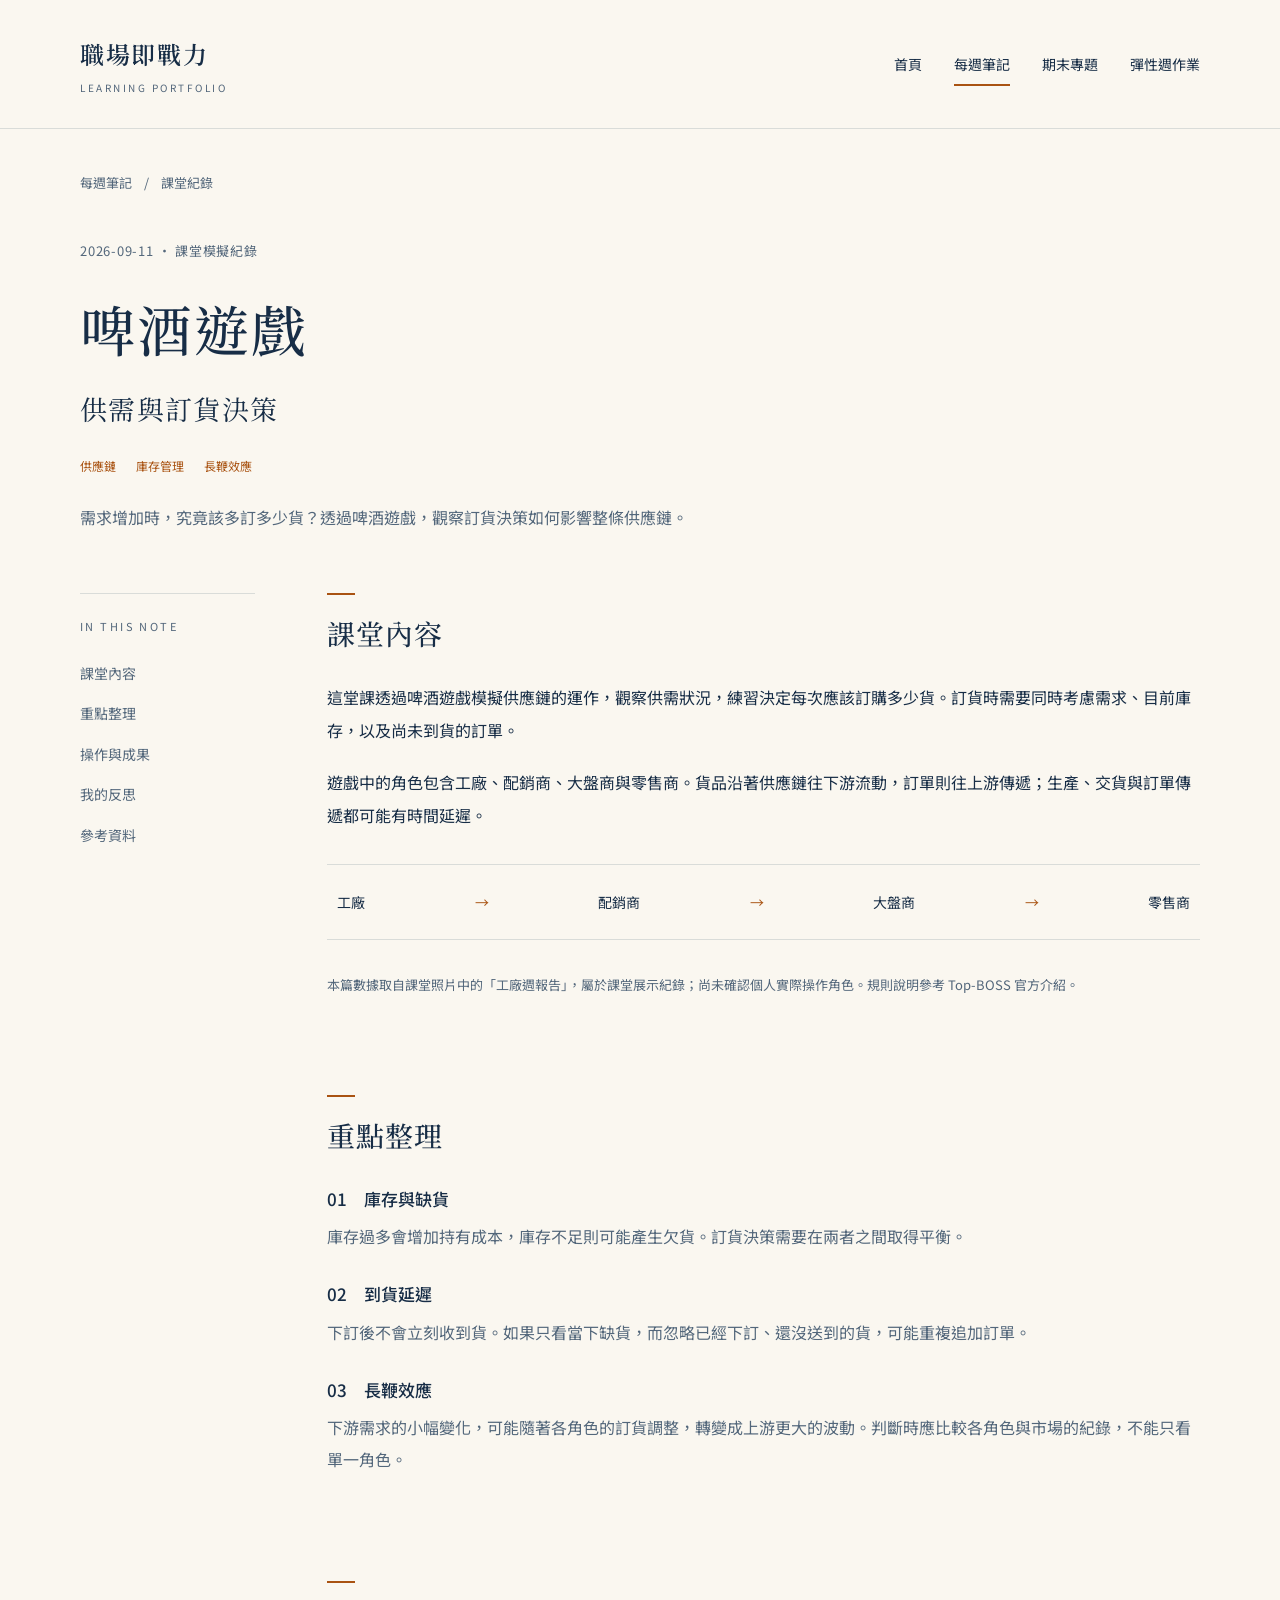
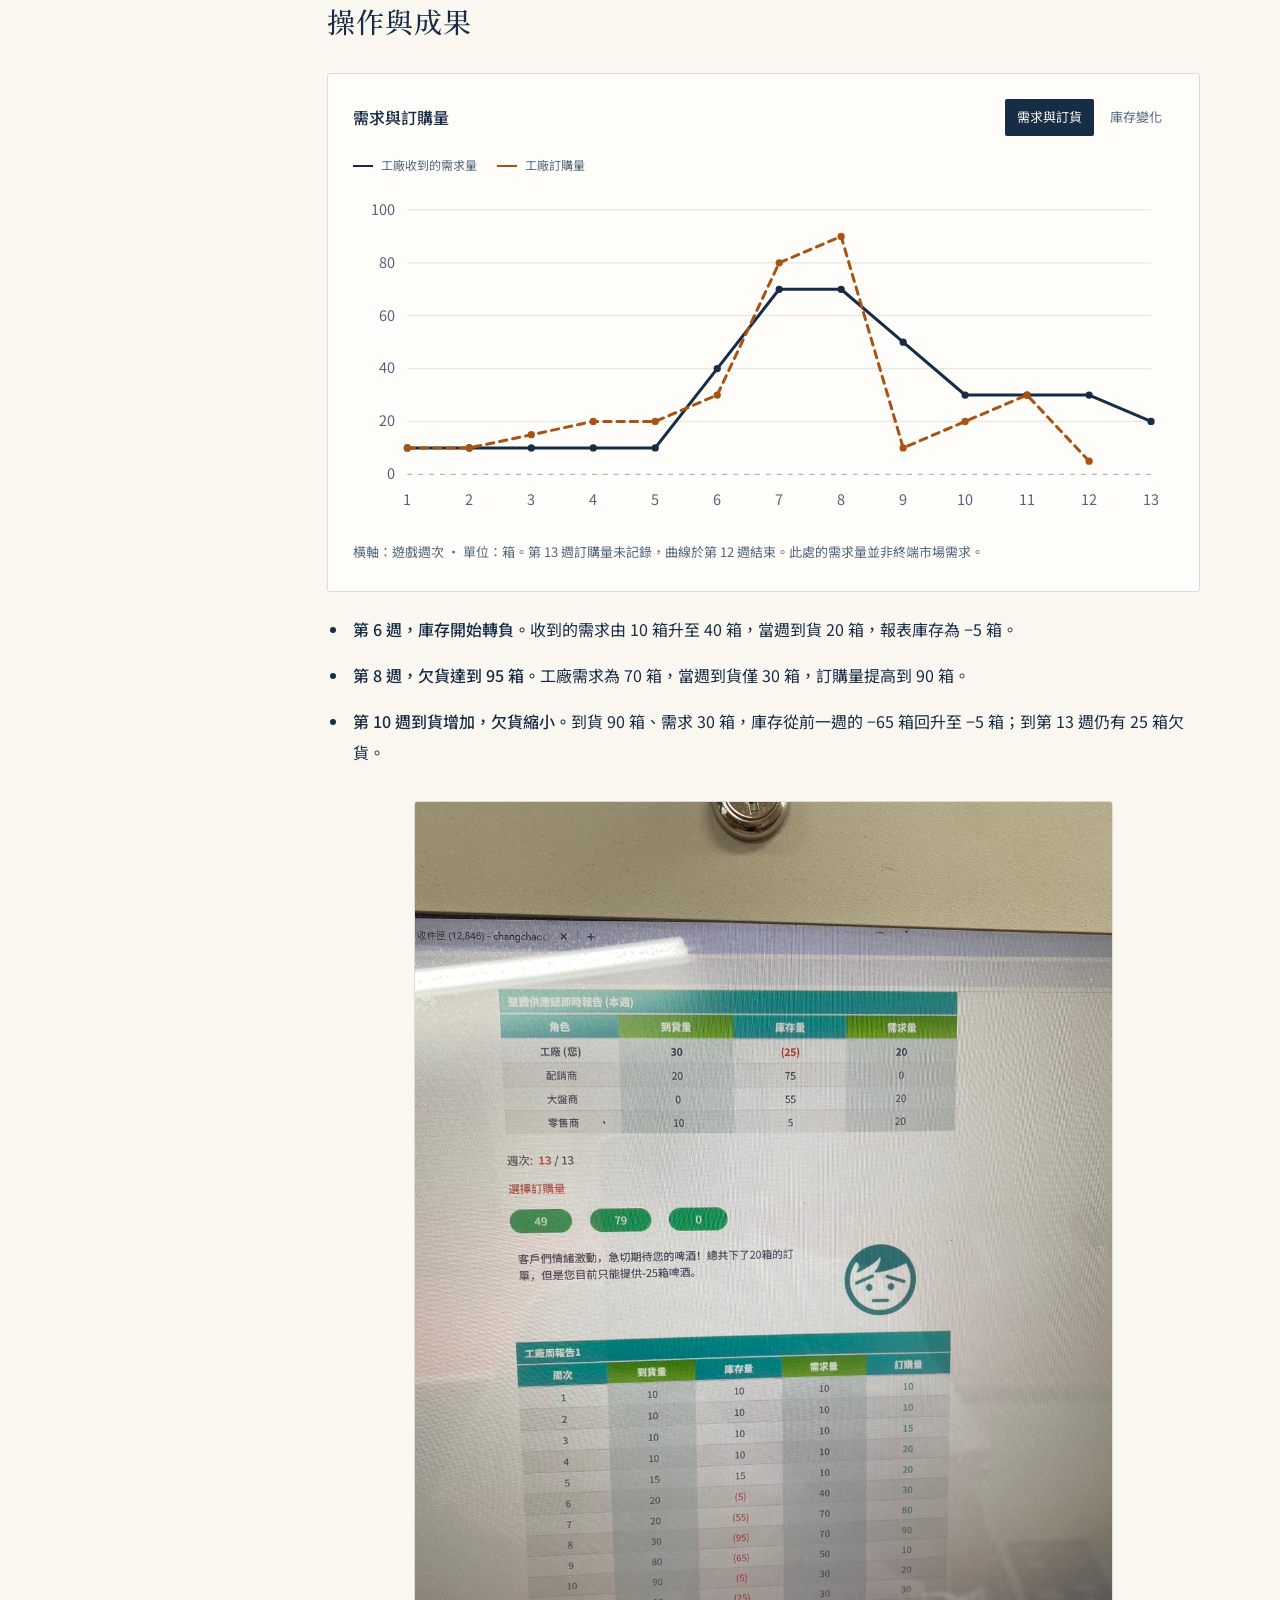
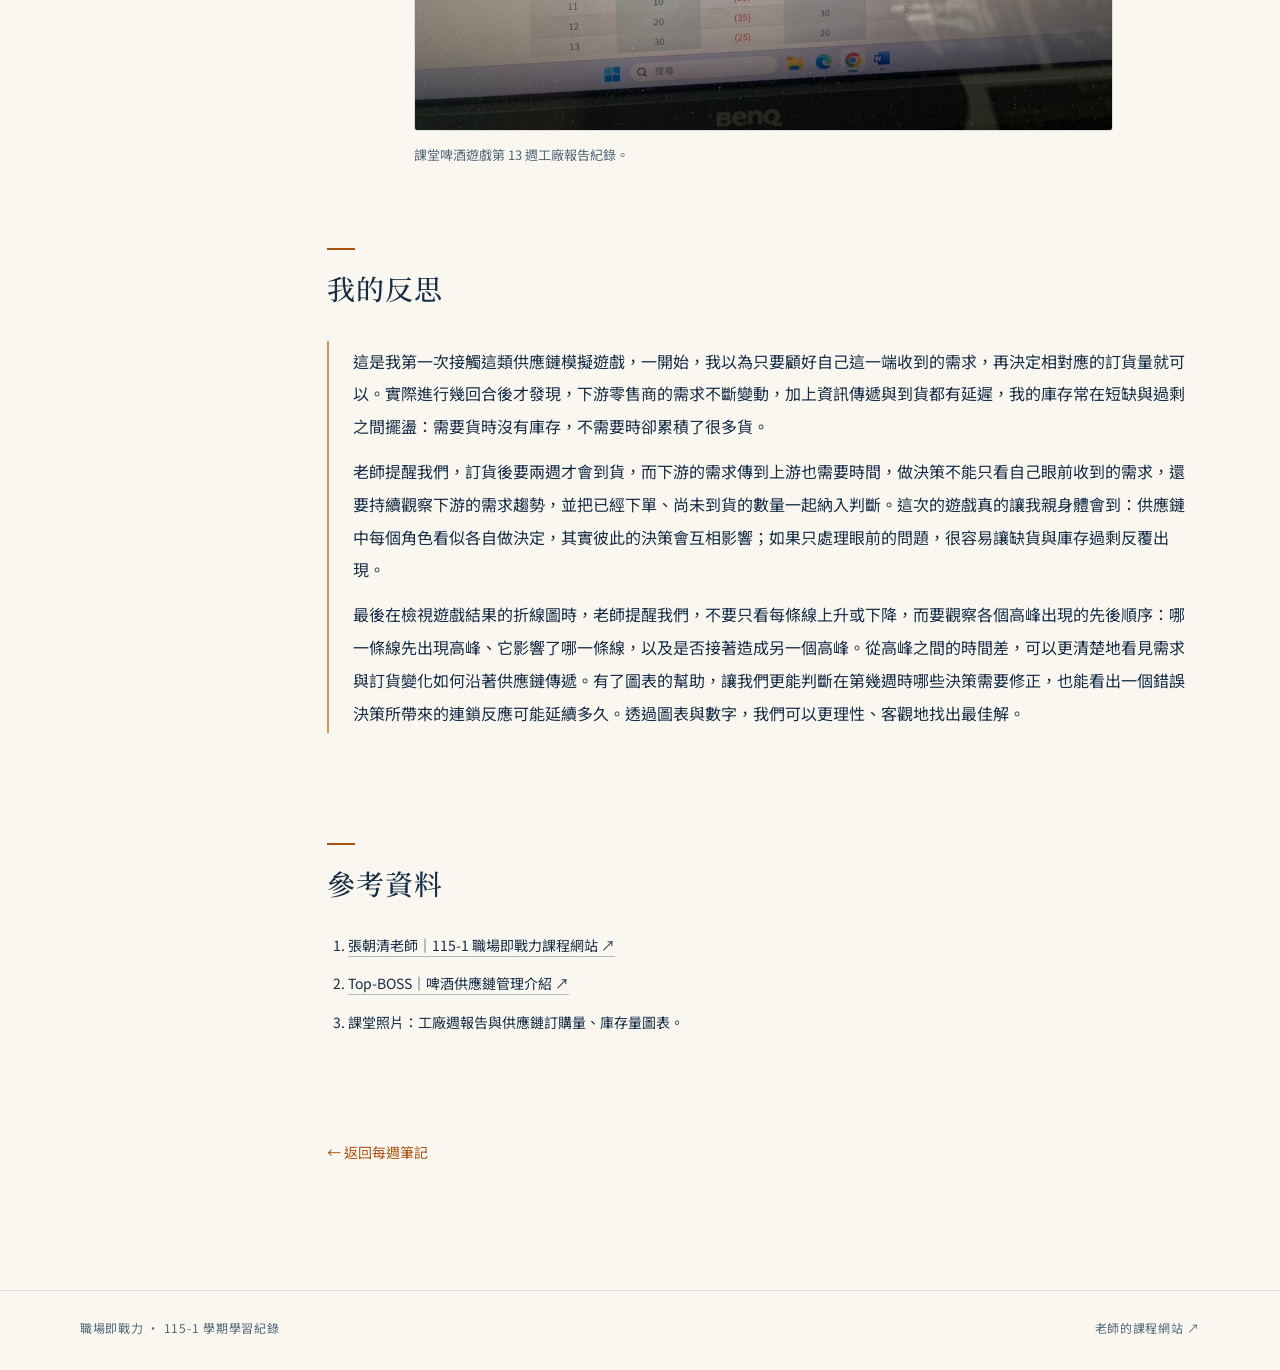
<file: notes/beer-game.html>
<!doctype html>
<html lang="zh-Hant"><head><meta charset="utf-8"><meta name="viewport" content="width=device-width, initial-scale=1"><meta name="theme-color" content="#faf7f0"><meta name="description" content="從課堂照片中的13週工廠紀錄，整理啤酒遊戲的供需變化、訂貨決策與庫存管理。"><title>啤酒遊戲：供需與訂貨決策｜職場即戰力</title><link rel="icon" href="../assets/favicon.svg" type="image/svg+xml"><link rel="stylesheet" href="../assets/styles.css"><script defer src="../assets/site.js"></script></head>
<body><a class="skip" href="#main">跳至主要內容</a><header class="site-header"><div class="wrap header-inner"><a href="../index.html" class="brand" aria-label="職場即戰力首頁">職場即戰力<small>LEARNING PORTFOLIO</small></a><button class="menu-button" aria-expanded="false" aria-controls="main-nav">選單</button><nav class="nav" id="main-nav" data-open="false" aria-label="主要導覽"><a href="../index.html">首頁</a><a href="../notes.html" aria-current="page">每週筆記</a><a href="../project.html">期末專題</a><a href="../exercise.html">彈性週作業</a></nav></div></header>
<main class="wrap" id="main">
<nav class="breadcrumbs" aria-label="麵包屑"><a href="../notes.html">每週筆記</a><span aria-hidden="true">/</span><span>課堂紀錄</span></nav>
<header class="article-head"><p class="article-meta">2026-09-11 · 課堂模擬紀錄</p><h1>啤酒遊戲</h1><p class="article-subtitle">供需與訂貨決策</p><div class="tags"><span>供應鏈</span><span>庫存管理</span><span>長鞭效應</span></div><p class="article-intro">需求增加時，究竟該多訂多少貨？透過啤酒遊戲，觀察訂貨決策如何影響整條供應鏈。</p></header>
<div class="article-layout"><nav class="article-toc" aria-label="本篇目錄"><p class="section-label">IN THIS NOTE</p><a href="#class">課堂內容</a><a href="#concepts">重點整理</a><a href="#results">操作與成果</a><a href="#reflection">我的反思</a><a href="#sources">參考資料</a></nav><article class="article-content">
<section id="class" class="article-section"><h2>課堂內容</h2><p>這堂課透過啤酒遊戲模擬供應鏈的運作，觀察供需狀況，練習決定每次應該訂購多少貨。訂貨時需要同時考慮需求、目前庫存，以及尚未到貨的訂單。</p><p>遊戲中的角色包含工廠、配銷商、大盤商與零售商。貨品沿著供應鏈往下游流動，訂單則往上游傳遞；生產、交貨與訂單傳遞都可能有時間延遲。</p><div class="flow" aria-label="貨品流向：工廠到配銷商到大盤商到零售商"><span>工廠</span><i aria-hidden="true">→</i><span>配銷商</span><i aria-hidden="true">→</i><span>大盤商</span><i aria-hidden="true">→</i><span>零售商</span></div><p class="source-note">本篇數據取自課堂照片中的「工廠週報告」，屬於課堂展示紀錄；尚未確認個人實際操作角色。規則說明參考 Top-BOSS 官方介紹。</p></section>
<section id="concepts" class="article-section"><h2>重點整理</h2><dl class="concepts"><div><dt>01　庫存與缺貨</dt><dd>庫存過多會增加持有成本，庫存不足則可能產生欠貨。訂貨決策需要在兩者之間取得平衡。</dd></div><div><dt>02　到貨延遲</dt><dd>下訂後不會立刻收到貨。如果只看當下缺貨，而忽略已經下訂、還沒送到的貨，可能重複追加訂單。</dd></div><div><dt>03　長鞭效應</dt><dd>下游需求的小幅變化，可能隨著各角色的訂貨調整，轉變成上游更大的波動。判斷時應比較各角色與市場的紀錄，不能只看單一角色。</dd></div></dl></section>
<section id="results" class="article-section"><h2>操作與成果</h2>
<div class="chart-panel"><div class="chart-toolbar"><h3 id="chart-title">需求與訂購量</h3><div class="chart-switch" aria-label="選擇圖表"><button data-chart-mode="orders" aria-pressed="true">需求與訂貨</button><button data-chart-mode="inventory" aria-pressed="false">庫存變化</button></div></div><div data-chart-panel="orders"><div class="legend"><span><b></b>工廠收到的需求量</span><span><b class="amber"></b>工廠訂購量</span></div><svg class="chart" viewBox="0 0 680 280" role="img" aria-label="工廠收到的需求量與訂購量，橫軸為遊戲第1至13週，縱軸單位為箱"><title>工廠收到的需求量與訂購量</title><line x1="45" y1="238.0" x2="661" y2="238.0" class="zero"/><text x="35" y="242.0" text-anchor="end">0</text><line x1="45" y1="194.2" x2="661" y2="194.2" class="grid"/><text x="35" y="198.2" text-anchor="end">20</text><line x1="45" y1="150.4" x2="661" y2="150.4" class="grid"/><text x="35" y="154.4" text-anchor="end">40</text><line x1="45" y1="106.6" x2="661" y2="106.6" class="grid"/><text x="35" y="110.6" text-anchor="end">60</text><line x1="45" y1="62.8" x2="661" y2="62.8" class="grid"/><text x="35" y="66.8" text-anchor="end">80</text><line x1="45" y1="19.0" x2="661" y2="19.0" class="grid"/><text x="35" y="23.0" text-anchor="end">100</text><text x="45.0" y="263" text-anchor="middle">1</text><text x="96.3" y="263" text-anchor="middle">2</text><text x="147.7" y="263" text-anchor="middle">3</text><text x="199.0" y="263" text-anchor="middle">4</text><text x="250.3" y="263" text-anchor="middle">5</text><text x="301.7" y="263" text-anchor="middle">6</text><text x="353.0" y="263" text-anchor="middle">7</text><text x="404.3" y="263" text-anchor="middle">8</text><text x="455.7" y="263" text-anchor="middle">9</text><text x="507.0" y="263" text-anchor="middle">10</text><text x="558.3" y="263" text-anchor="middle">11</text><text x="609.7" y="263" text-anchor="middle">12</text><text x="661.0" y="263" text-anchor="middle">13</text><polyline points="45.0,216.1 96.3,216.1 147.7,216.1 199.0,216.1 250.3,216.1 301.7,150.4 353.0,84.7 404.3,84.7 455.7,128.5 507.0,172.3 558.3,172.3 609.7,172.3 661.0,194.2" class="line" stroke="#172d46"/><circle cx="45.0" cy="216.1" r="3" fill="#172d46"/><circle cx="96.3" cy="216.1" r="3" fill="#172d46"/><circle cx="147.7" cy="216.1" r="3" fill="#172d46"/><circle cx="199.0" cy="216.1" r="3" fill="#172d46"/><circle cx="250.3" cy="216.1" r="3" fill="#172d46"/><circle cx="301.7" cy="150.4" r="3" fill="#172d46"/><circle cx="353.0" cy="84.7" r="3" fill="#172d46"/><circle cx="404.3" cy="84.7" r="3" fill="#172d46"/><circle cx="455.7" cy="128.5" r="3" fill="#172d46"/><circle cx="507.0" cy="172.3" r="3" fill="#172d46"/><circle cx="558.3" cy="172.3" r="3" fill="#172d46"/><circle cx="609.7" cy="172.3" r="3" fill="#172d46"/><circle cx="661.0" cy="194.2" r="3" fill="#172d46"/><polyline points="45.0,216.1 96.3,216.1 147.7,205.2 199.0,194.2 250.3,194.2 301.7,172.3 353.0,62.8 404.3,40.9 455.7,216.1 507.0,194.2 558.3,172.3 609.7,227.1" class="line" stroke="#a95312" stroke-dasharray="6 5"/><circle cx="45.0" cy="216.1" r="3" fill="#a95312"/><circle cx="96.3" cy="216.1" r="3" fill="#a95312"/><circle cx="147.7" cy="205.2" r="3" fill="#a95312"/><circle cx="199.0" cy="194.2" r="3" fill="#a95312"/><circle cx="250.3" cy="194.2" r="3" fill="#a95312"/><circle cx="301.7" cy="172.3" r="3" fill="#a95312"/><circle cx="353.0" cy="62.8" r="3" fill="#a95312"/><circle cx="404.3" cy="40.9" r="3" fill="#a95312"/><circle cx="455.7" cy="216.1" r="3" fill="#a95312"/><circle cx="507.0" cy="194.2" r="3" fill="#a95312"/><circle cx="558.3" cy="172.3" r="3" fill="#a95312"/><circle cx="609.7" cy="227.1" r="3" fill="#a95312"/></svg><p class="chart-desc">橫軸：遊戲週次 · 單位：箱。第 13 週訂購量未記錄，曲線於第 12 週結束。此處的需求量並非終端市場需求。</p></div><div data-chart-panel="inventory" hidden><div class="legend"><span><b></b>工廠庫存量</span></div><svg class="chart" viewBox="0 0 680 280" role="img" aria-label="工廠庫存變化，第8週最低為負95箱，橫軸為遊戲第1至13週，縱軸單位為箱"><title>工廠庫存變化，第8週最低為負95箱</title><line x1="45" y1="238.0" x2="661" y2="238.0" class="grid"/><text x="35" y="242.0" text-anchor="end">-100</text><line x1="45" y1="201.5" x2="661" y2="201.5" class="grid"/><text x="35" y="205.5" text-anchor="end">-80</text><line x1="45" y1="165.0" x2="661" y2="165.0" class="grid"/><text x="35" y="169.0" text-anchor="end">-60</text><line x1="45" y1="128.5" x2="661" y2="128.5" class="grid"/><text x="35" y="132.5" text-anchor="end">-40</text><line x1="45" y1="92.0" x2="661" y2="92.0" class="grid"/><text x="35" y="96.0" text-anchor="end">-20</text><line x1="45" y1="55.5" x2="661" y2="55.5" class="zero"/><text x="35" y="59.5" text-anchor="end">0</text><line x1="45" y1="19.0" x2="661" y2="19.0" class="grid"/><text x="35" y="23.0" text-anchor="end">20</text><text x="45.0" y="263" text-anchor="middle">1</text><text x="96.3" y="263" text-anchor="middle">2</text><text x="147.7" y="263" text-anchor="middle">3</text><text x="199.0" y="263" text-anchor="middle">4</text><text x="250.3" y="263" text-anchor="middle">5</text><text x="301.7" y="263" text-anchor="middle">6</text><text x="353.0" y="263" text-anchor="middle">7</text><text x="404.3" y="263" text-anchor="middle">8</text><text x="455.7" y="263" text-anchor="middle">9</text><text x="507.0" y="263" text-anchor="middle">10</text><text x="558.3" y="263" text-anchor="middle">11</text><text x="609.7" y="263" text-anchor="middle">12</text><text x="661.0" y="263" text-anchor="middle">13</text><polyline points="45.0,37.2 96.3,37.2 147.7,37.2 199.0,37.2 250.3,28.1 301.7,64.6 353.0,155.9 404.3,228.9 455.7,174.1 507.0,64.6 558.3,101.1 609.7,119.4 661.0,101.1" class="line" stroke="#172d46"/><circle cx="45.0" cy="37.2" r="3" fill="#172d46"/><circle cx="96.3" cy="37.2" r="3" fill="#172d46"/><circle cx="147.7" cy="37.2" r="3" fill="#172d46"/><circle cx="199.0" cy="37.2" r="3" fill="#172d46"/><circle cx="250.3" cy="28.1" r="3" fill="#172d46"/><circle cx="301.7" cy="64.6" r="3" fill="#172d46"/><circle cx="353.0" cy="155.9" r="3" fill="#172d46"/><circle cx="404.3" cy="228.9" r="3" fill="#172d46"/><circle cx="455.7" cy="174.1" r="3" fill="#172d46"/><circle cx="507.0" cy="64.6" r="3" fill="#172d46"/><circle cx="558.3" cy="101.1" r="3" fill="#172d46"/><circle cx="609.7" cy="119.4" r="3" fill="#172d46"/><circle cx="661.0" cy="101.1" r="3" fill="#172d46"/></svg><p class="chart-desc">橫軸：遊戲週次 · 單位：箱。負值表示照片報表中的欠貨狀態。</p></div></div>
<noscript><p class="no-script">啟用 JavaScript 後可切換庫存圖表；下方仍可查看課堂紀錄照片。</p></noscript>
<ul class="observations"><li><strong>第 6 週，庫存開始轉負。</strong>收到的需求由 10 箱升至 40 箱，當週到貨 20 箱，報表庫存為 −5 箱。</li><li><strong>第 8 週，欠貨達到 95 箱。</strong>工廠需求為 70 箱，當週到貨僅 30 箱，訂購量提高到 90 箱。</li><li><strong>第 10 週到貨增加，欠貨縮小。</strong>到貨 90 箱、需求 30 箱，庫存從前一週的 −65 箱回升至 −5 箱；到第 13 週仍有 25 箱欠貨。</li></ul>
<figure class="class-photo"><img src="../assets/beer-game-week13.jpeg" alt="課堂啤酒遊戲第 13 週工廠週報告" loading="lazy"><figcaption>課堂啤酒遊戲第 13 週工廠報告紀錄。</figcaption></figure></section>
<section id="reflection" class="article-section"><h2>我的反思</h2><div class="reflection"><p>這是我第一次接觸這類供應鏈模擬遊戲，一開始，我以為只要顧好自己這一端收到的需求，再決定相對應的訂貨量就可以。實際進行幾回合後才發現，下游零售商的需求不斷變動，加上資訊傳遞與到貨都有延遲，我的庫存常在短缺與過剩之間擺盪：需要貨時沒有庫存，不需要時卻累積了很多貨。</p><p>老師提醒我們，訂貨後要兩週才會到貨，而下游的需求傳到上游也需要時間，做決策不能只看自己眼前收到的需求，還要持續觀察下游的需求趨勢，並把已經下單、尚未到貨的數量一起納入判斷。這次的遊戲真的讓我親身體會到：供應鏈中每個角色看似各自做決定，其實彼此的決策會互相影響；如果只處理眼前的問題，很容易讓缺貨與庫存過剩反覆出現。</p><p>最後在檢視遊戲結果的折線圖時，老師提醒我們，不要只看每條線上升或下降，而要觀察各個高峰出現的先後順序：哪一條線先出現高峰、它影響了哪一條線，以及是否接著造成另一個高峰。從高峰之間的時間差，可以更清楚地看見需求與訂貨變化如何沿著供應鏈傳遞。有了圖表的幫助，讓我們更能判斷在第幾週時哪些決策需要修正，也能看出一個錯誤決策所帶來的連鎖反應可能延續多久。透過圖表與數字，我們可以更理性、客觀地找出最佳解。</p></div></section>
<section id="sources" class="article-section"><h2>參考資料</h2><ol class="sources"><li><a href="https://irradiated-banjo-bc0.notion.site/115-1-375c98d8903b809bbe0dd273e1cf6a1d" target="_blank" rel="noopener noreferrer">張朝清老師｜115-1 職場即戰力課程網站 ↗</a></li><li><a href="https://www.top-boss.com.tw/beer-game/" target="_blank" rel="noopener noreferrer">Top-BOSS｜啤酒供應鏈管理介紹 ↗</a></li><li>課堂照片：工廠週報告與供應鏈訂購量、庫存量圖表。</li></ol></section><a class="back-link" href="../notes.html">← 返回每週筆記</a></article></div></main><footer class="site-footer"><div class="wrap footer-inner"><span>職場即戰力 · 115-1 學期學習紀錄</span><a href="https://irradiated-banjo-bc0.notion.site/115-1-375c98d8903b809bbe0dd273e1cf6a1d" target="_blank" rel="noopener noreferrer">老師的課程網站 ↗</a></div></footer></body></html>
</file>
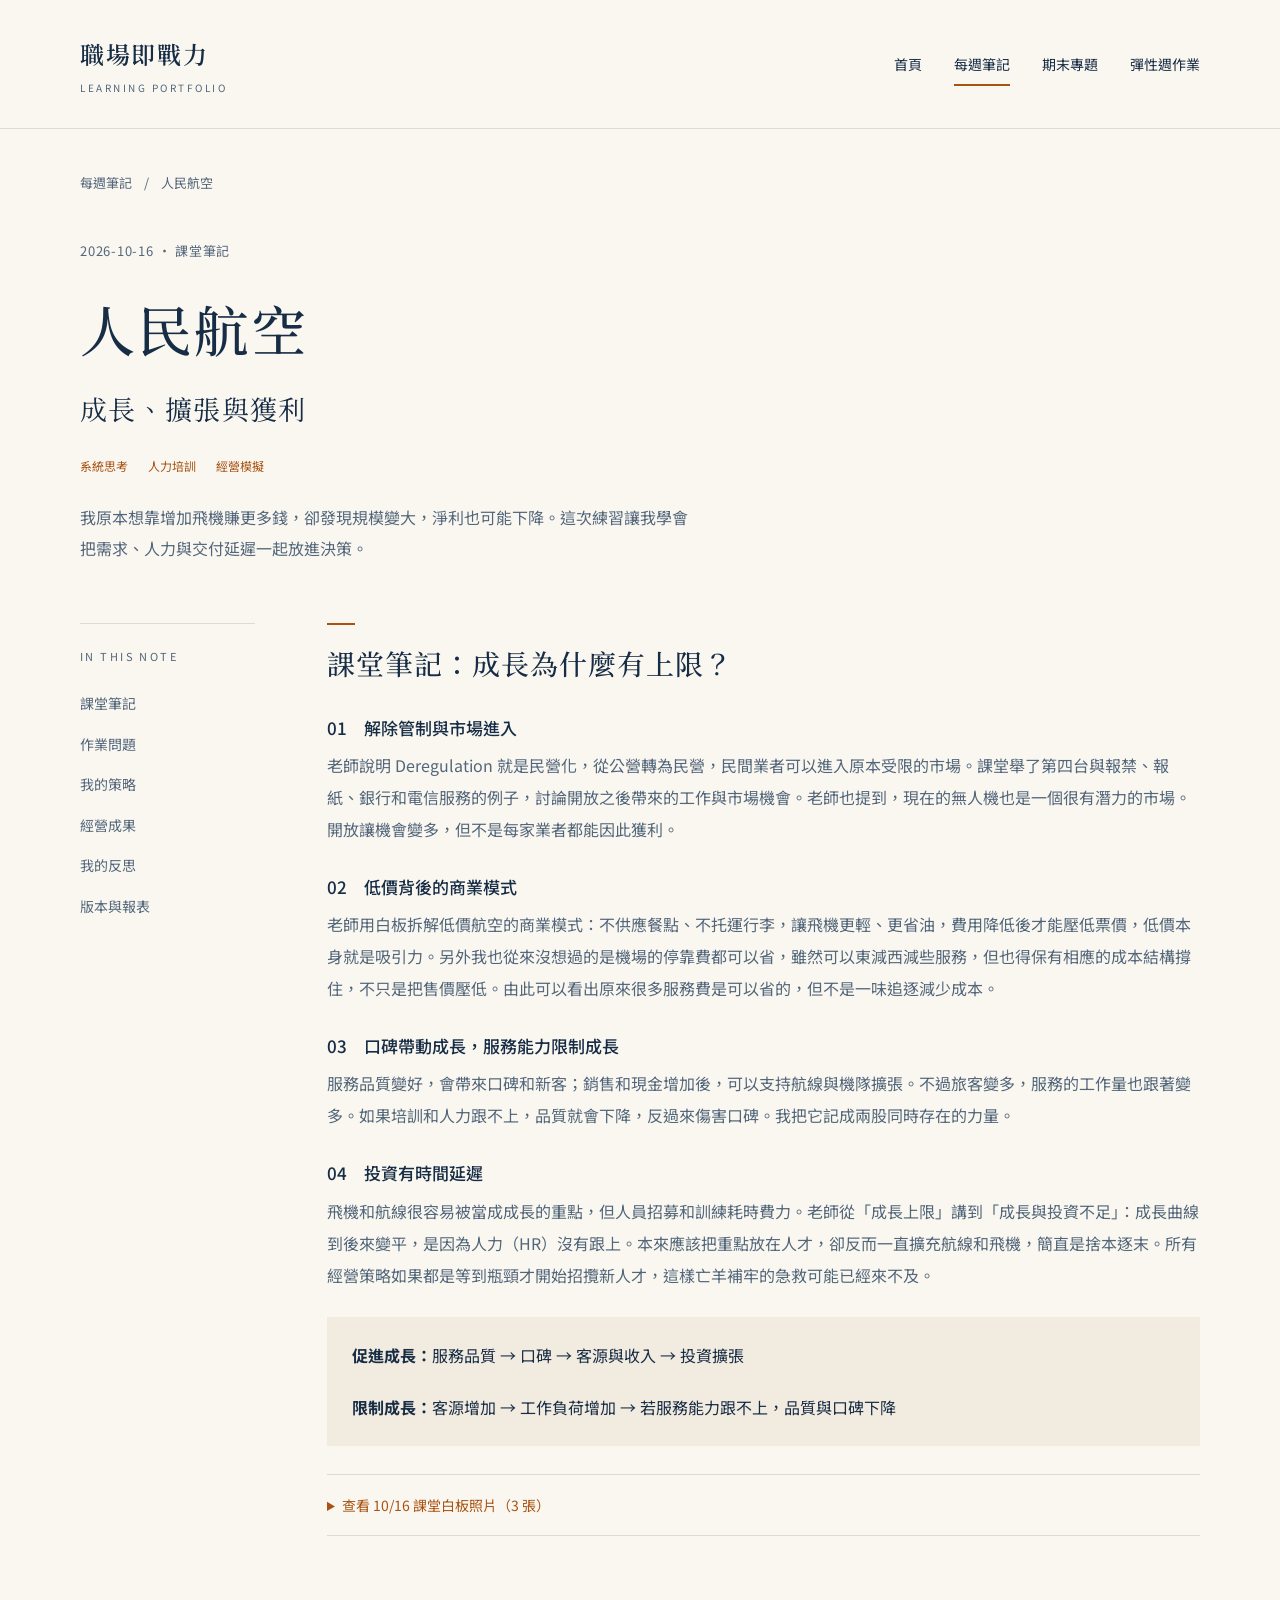
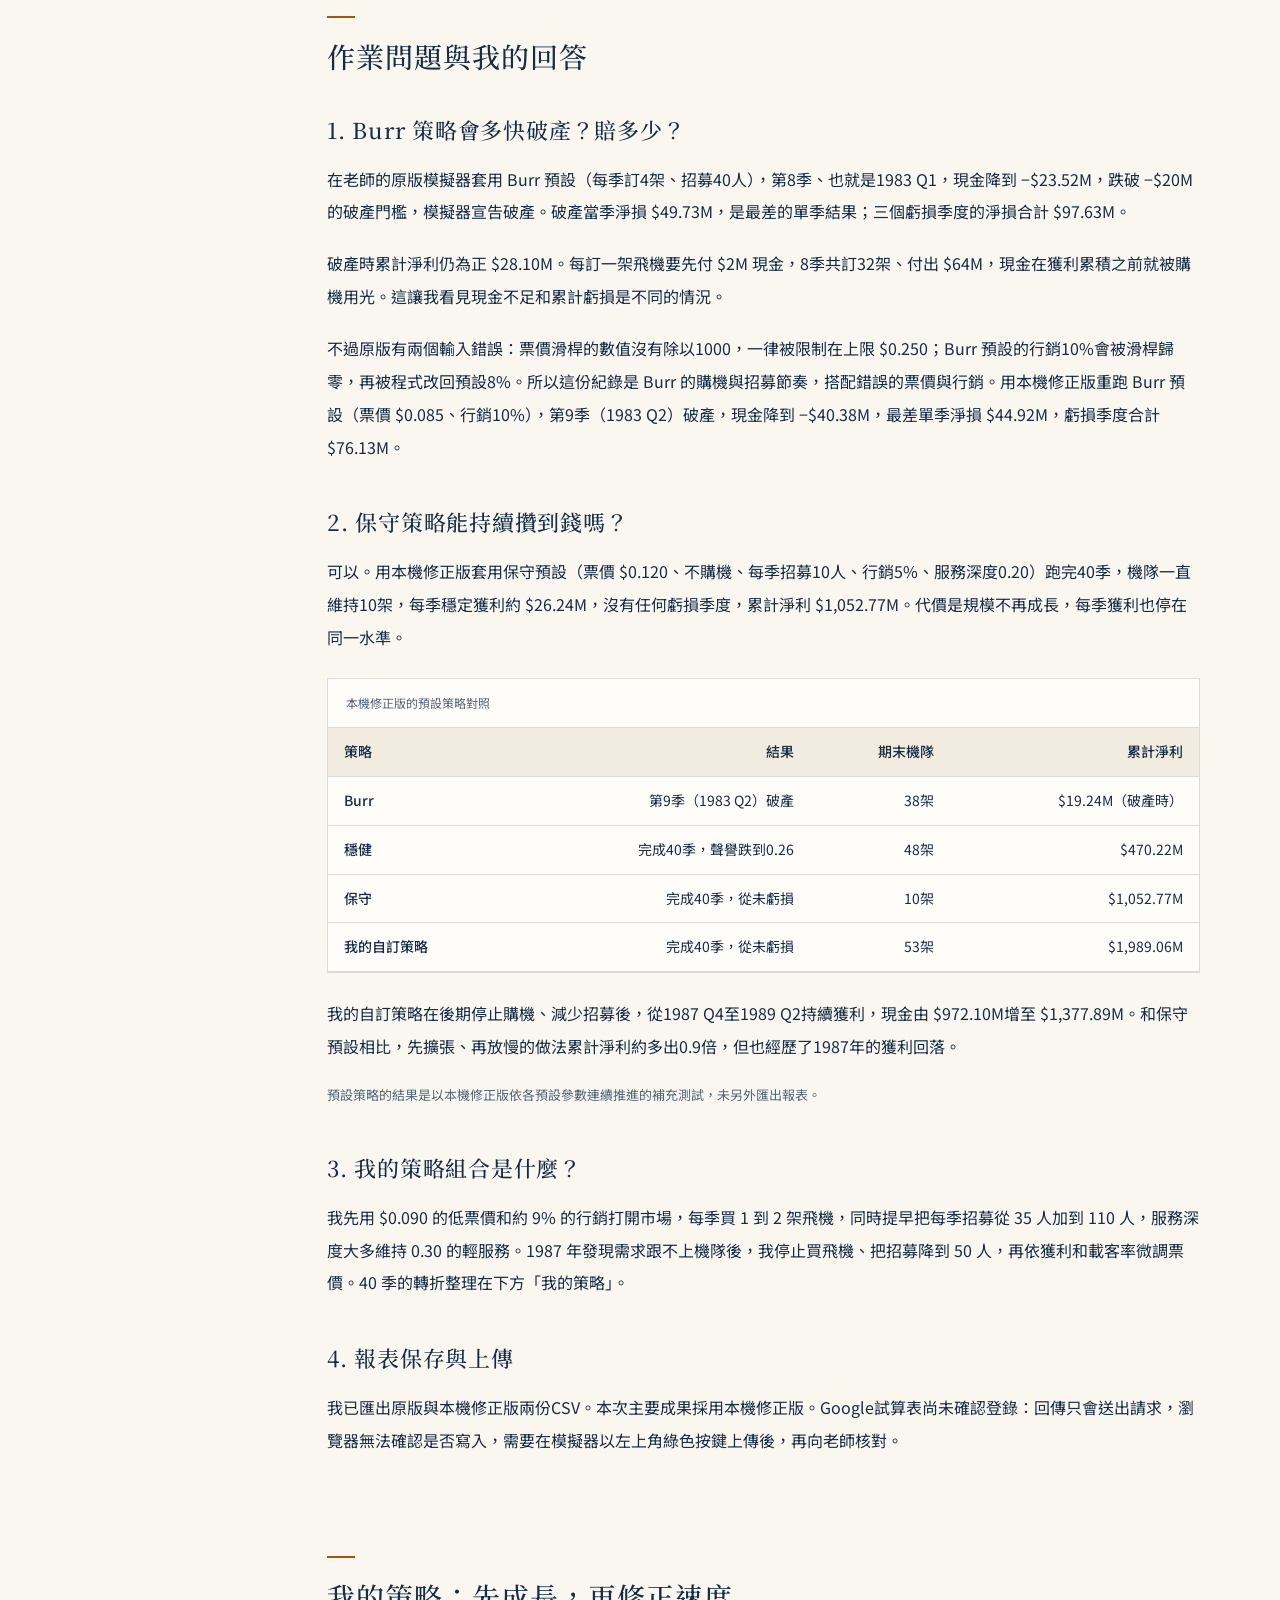
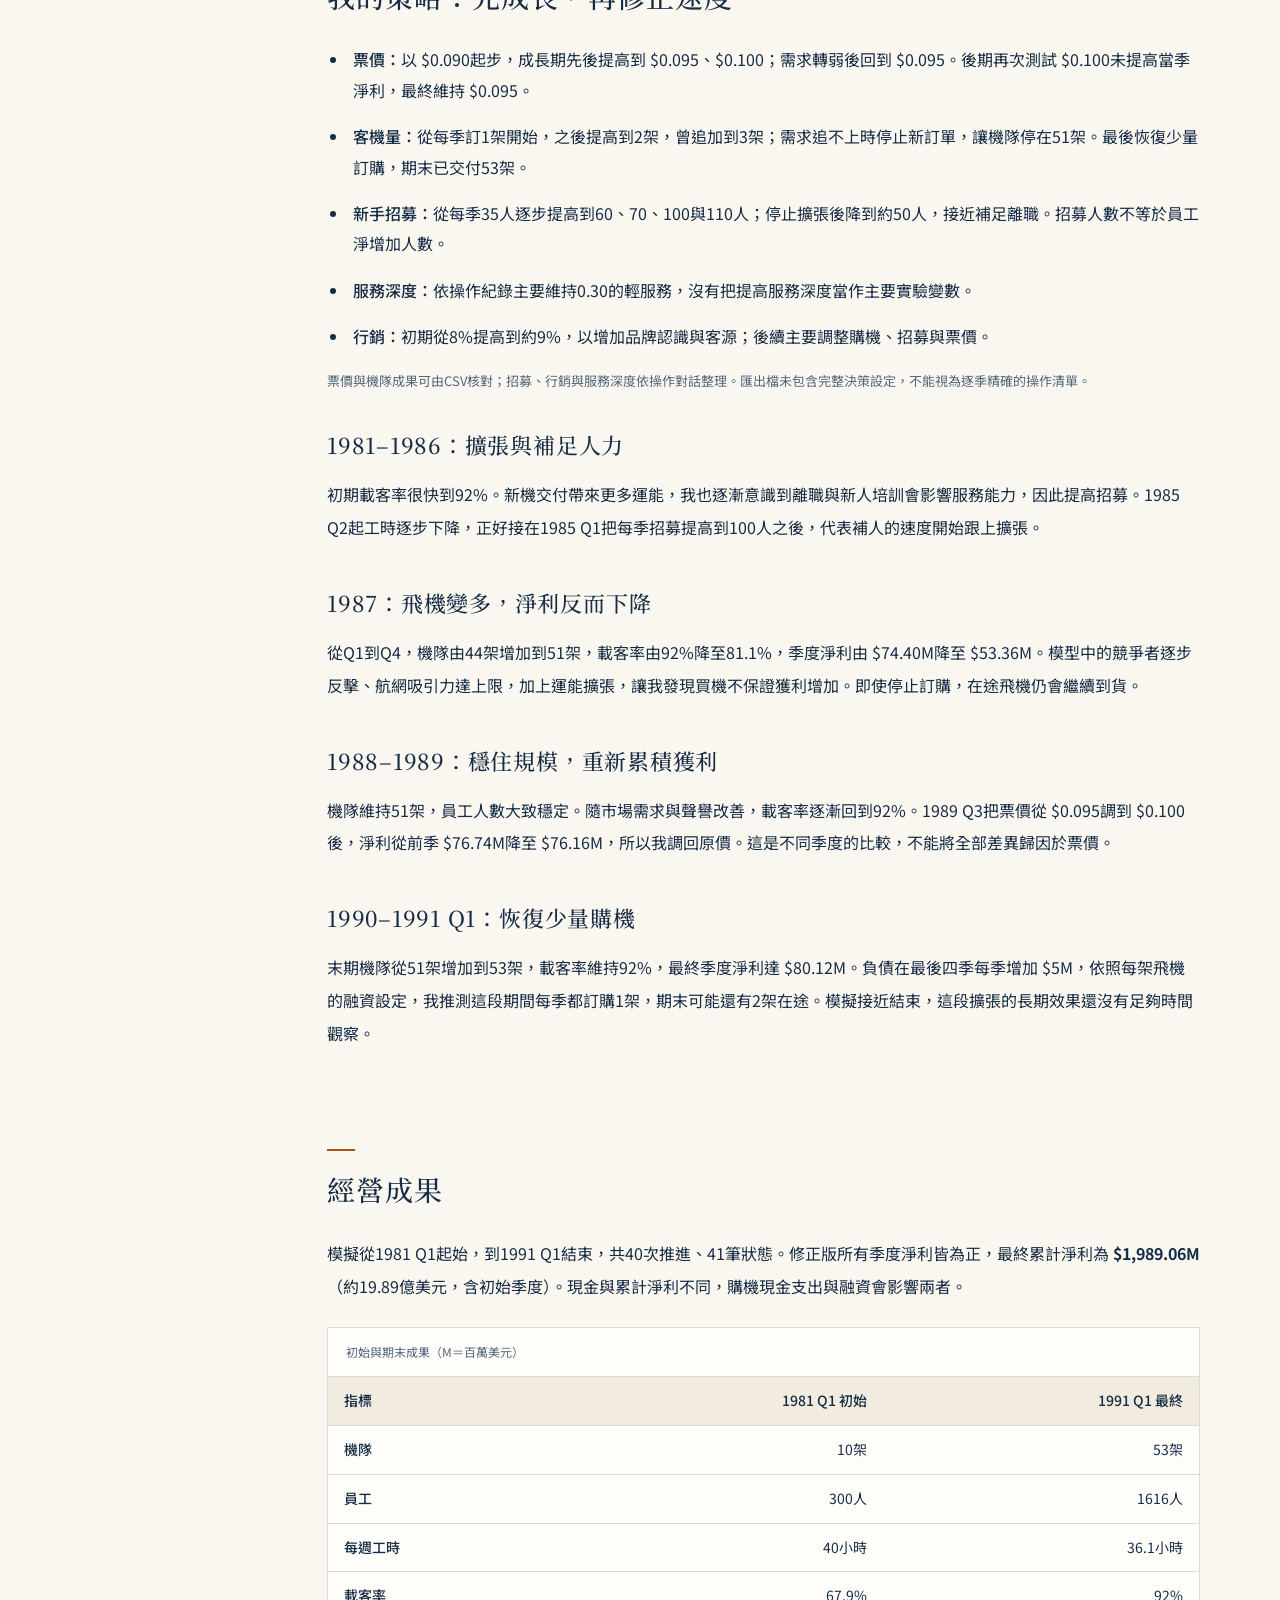
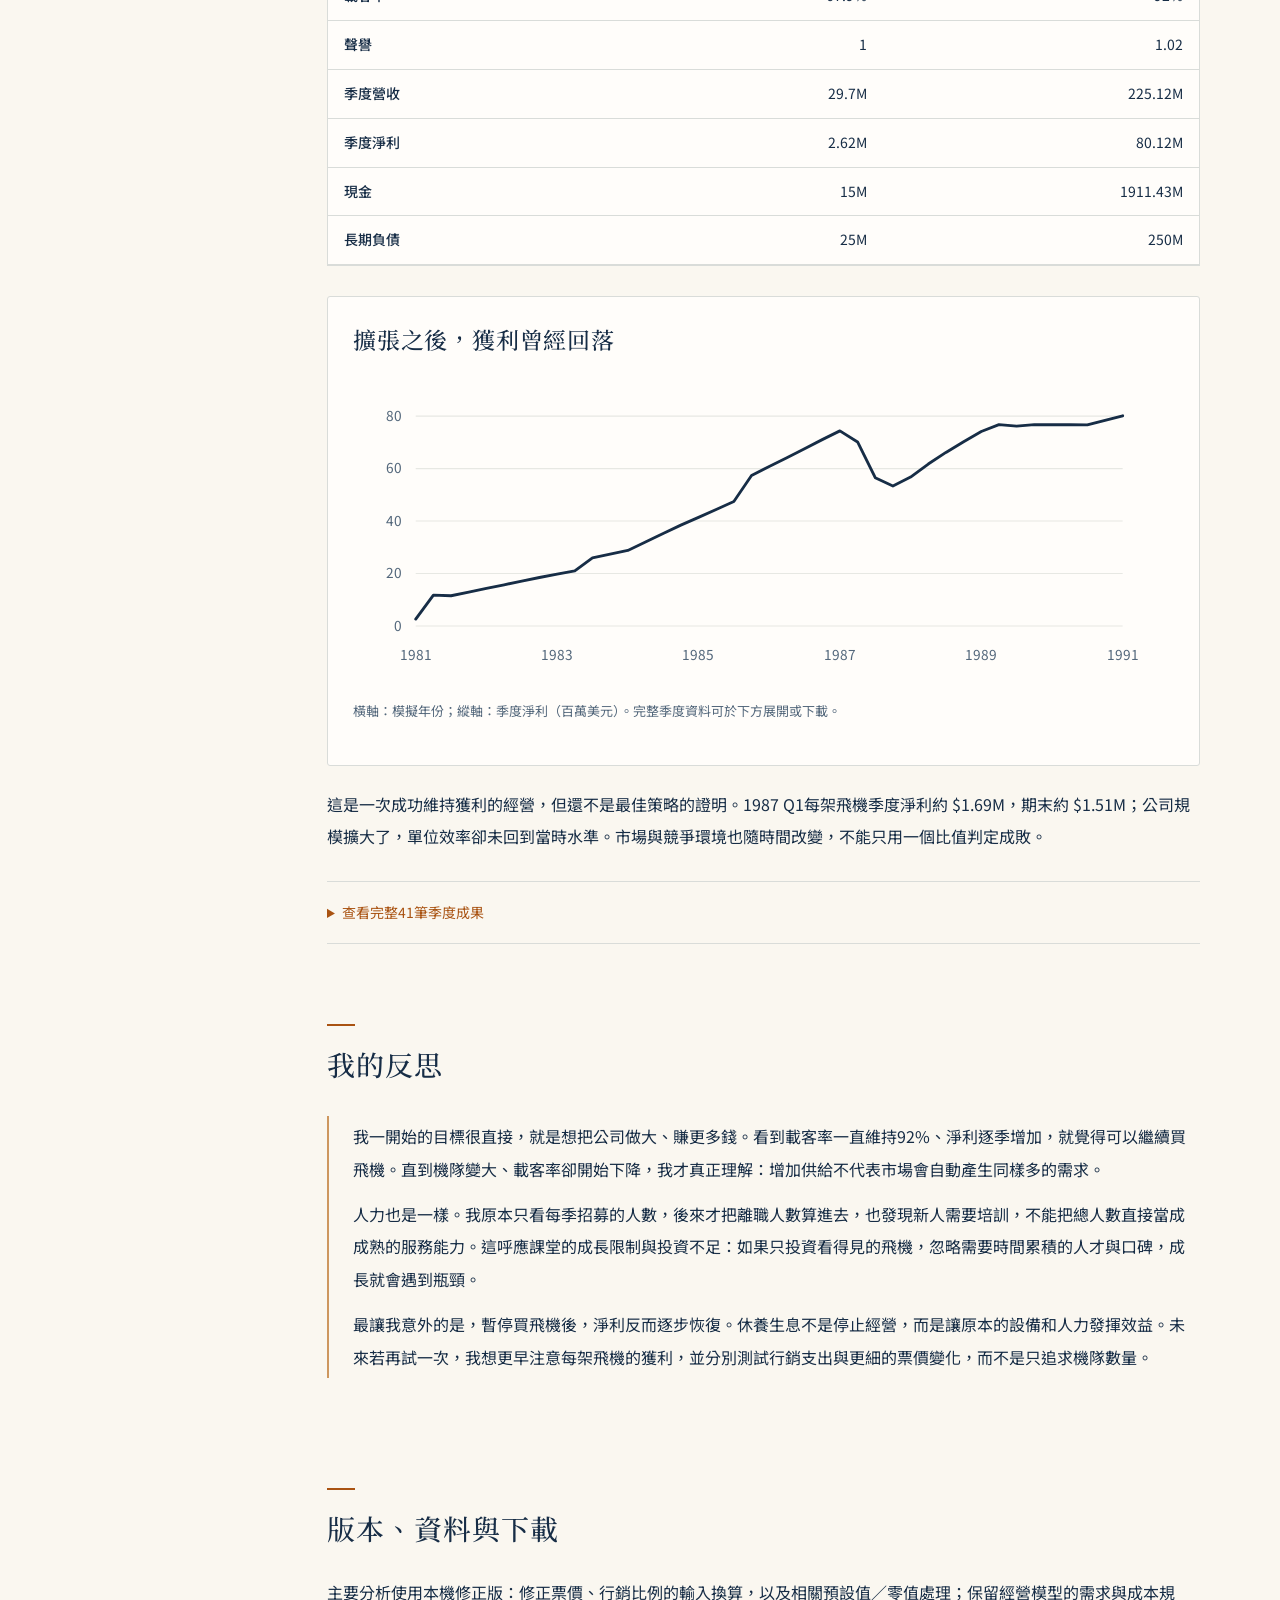
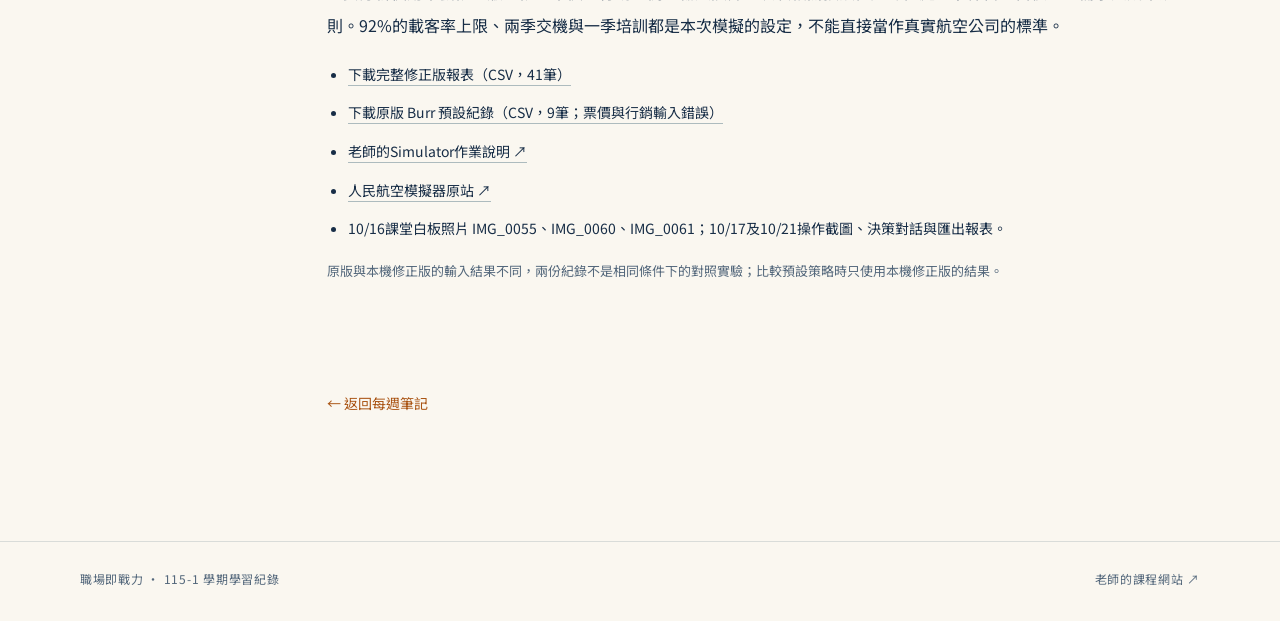
<file: notes/people-express.html>
<!doctype html>
<html lang="zh-Hant"><head><meta charset="utf-8"><meta name="viewport" content="width=device-width, initial-scale=1"><meta name="theme-color" content="#faf7f0"><meta name="description" content="10/16 課堂筆記與人民航空40季模擬：策略組合、擴張轉折、最終成果與學習反思。"><title>人民航空：成長、擴張與獲利｜職場即戰力</title><link rel="icon" href="../assets/favicon.svg" type="image/svg+xml"><link rel="stylesheet" href="../assets/styles.css"><script defer src="../assets/site.js"></script></head>
<body><a class="skip" href="#main">跳至主要內容</a><header class="site-header"><div class="wrap header-inner"><a href="../index.html" class="brand" aria-label="職場即戰力首頁">職場即戰力<small>LEARNING PORTFOLIO</small></a><button class="menu-button" aria-expanded="false" aria-controls="main-nav">選單</button><nav class="nav" id="main-nav" data-open="false" aria-label="主要導覽"><a href="../index.html">首頁</a><a href="../notes.html" aria-current="page">每週筆記</a><a href="../project.html">期末專題</a><a href="../exercise.html">彈性週作業</a></nav></div></header>
<main class="wrap" id="main">
<nav class="breadcrumbs" aria-label="麵包屑"><a href="../notes.html">每週筆記</a><span aria-hidden="true">/</span><span>人民航空</span></nav>
<header class="article-head"><p class="article-meta">2026-10-16 · 課堂筆記</p><h1>人民航空</h1><p class="article-subtitle">成長、擴張與獲利</p><div class="tags"><span>系統思考</span><span>人力培訓</span><span>經營模擬</span></div><p class="article-intro">我原本想靠增加飛機賺更多錢，卻發現規模變大，淨利也可能下降。這次練習讓我學會把需求、人力與交付延遲一起放進決策。</p></header>
<div class="article-layout"><nav class="article-toc" aria-label="本篇目錄"><p class="section-label">IN THIS NOTE</p><a href="#class">課堂筆記</a><a href="#questions">作業問題</a><a href="#strategy">我的策略</a><a href="#results">經營成果</a><a href="#reflection">我的反思</a><a href="#sources">版本與報表</a></nav><article class="article-content">
<section id="class" class="article-section"><h2>課堂筆記：成長為什麼有上限？</h2>
<dl class="concepts"><div><dt>01　解除管制與市場進入</dt><dd>老師說明 Deregulation 就是民營化，從公營轉為民營，民間業者可以進入原本受限的市場。課堂舉了第四台與報禁、報紙、銀行和電信服務的例子，討論開放之後帶來的工作與市場機會。老師也提到，現在的無人機也是一個很有潛力的市場。開放讓機會變多，但不是每家業者都能因此獲利。</dd></div><div><dt>02　低價背後的商業模式</dt><dd>老師用白板拆解低價航空的商業模式：不供應餐點、不托運行李，讓飛機更輕、更省油，費用降低後才能壓低票價，低價本身就是吸引力。另外我也從來沒想過的是機場的停靠費都可以省，雖然可以東減西減些服務，但也得保有相應的成本結構撐住，不只是把售價壓低。由此可以看出原來很多服務費是可以省的，但不是一味追逐減少成本。</dd></div><div><dt>03　口碑帶動成長，服務能力限制成長</dt><dd>服務品質變好，會帶來口碑和新客；銷售和現金增加後，可以支持航線與機隊擴張。不過旅客變多，服務的工作量也跟著變多。如果培訓和人力跟不上，品質就會下降，反過來傷害口碑。我把它記成兩股同時存在的力量。</dd></div><div><dt>04　投資有時間延遲</dt><dd>飛機和航線很容易被當成成長的重點，但人員招募和訓練耗時費力。老師從「成長上限」講到「成長與投資不足」：成長曲線到後來變平，是因為人力（HR）沒有跟上。本來應該把重點放在人才，卻反而一直擴充航線和飛機，簡直是捨本逐末。所有經營策略如果都是等到瓶頸才開始招攬新人才，這樣亡羊補牢的急救可能已經來不及。</dd></div></dl>
<div class="pe-loop"><p><strong>促進成長：</strong>服務品質 → 口碑 → 客源與收入 → 投資擴張</p><p><strong>限制成長：</strong>客源增加 → 工作負荷增加 → 若服務能力跟不上，品質與口碑下降</p></div>
<details class="swot-supplement"><summary>查看 10/16 課堂白板照片（3 張）</summary><figure class="class-photo"><img src="../assets/people-express/whiteboard-1016-1-business-model.jpg" alt="10/16 課堂白板：低價航空的商業模式與解除管制" loading="lazy"><figcaption>1. 10/16 白板：低價航空的商業模式與解除管制</figcaption></figure><figure class="class-photo"><img src="../assets/people-express/whiteboard-1016-2-causal-loop.jpg" alt="10/16 課堂白板：服務品質、口碑與擴張的因果循環" loading="lazy"><figcaption>2. 10/16 白板：服務品質、口碑與擴張的因果循環</figcaption></figure><figure class="class-photo"><img src="../assets/people-express/whiteboard-1016-3-growth-limits.jpg" alt="10/16 課堂白板：成長上限與成長投資不足" loading="lazy"><figcaption>3. 10/16 白板：成長上限與成長投資不足</figcaption></figure></details></section>
<section id="questions" class="article-section"><h2>作業問題與我的回答</h2>
<div class="lesson-block"><h3>1. Burr 策略會多快破產？賠多少？</h3><p>在老師的原版模擬器套用 Burr 預設（每季訂4架、招募40人），第8季、也就是1983 Q1，現金降到 −$23.52M，跌破 −$20M 的破產門檻，模擬器宣告破產。破產當季淨損 $49.73M，是最差的單季結果；三個虧損季度的淨損合計 $97.63M。</p><p>破產時累計淨利仍為正 $28.10M。每訂一架飛機要先付 $2M 現金，8季共訂32架、付出 $64M，現金在獲利累積之前就被購機用光。這讓我看見現金不足和累計虧損是不同的情況。</p><p>不過原版有兩個輸入錯誤：票價滑桿的數值沒有除以1000，一律被限制在上限 $0.250；Burr 預設的行銷10%會被滑桿歸零，再被程式改回預設8%。所以這份紀錄是 Burr 的購機與招募節奏，搭配錯誤的票價與行銷。用本機修正版重跑 Burr 預設（票價 $0.085、行銷10%），第9季（1983 Q2）破產，現金降到 −$40.38M，最差單季淨損 $44.92M，虧損季度合計 $76.13M。</p></div>
<div class="lesson-block"><h3>2. 保守策略能持續攢到錢嗎？</h3><p>可以。用本機修正版套用保守預設（票價 $0.120、不購機、每季招募10人、行銷5%、服務深度0.20）跑完40季，機隊一直維持10架，每季穩定獲利約 $26.24M，沒有任何虧損季度，累計淨利 $1,052.77M。代價是規模不再成長，每季獲利也停在同一水準。</p><div class="pe-table" tabindex="0" role="region" aria-label="本機修正版的預設策略對照"><table><caption>本機修正版的預設策略對照</caption><thead><tr><th scope="col">策略</th><th scope="col">結果</th><th scope="col">期末機隊</th><th scope="col">累計淨利</th></tr></thead><tbody><tr><th scope="row">Burr</th><td>第9季（1983 Q2）破產</td><td>38架</td><td>$19.24M（破產時）</td></tr><tr><th scope="row">穩健</th><td>完成40季，聲譽跌到0.26</td><td>48架</td><td>$470.22M</td></tr><tr><th scope="row">保守</th><td>完成40季，從未虧損</td><td>10架</td><td>$1,052.77M</td></tr><tr><th scope="row">我的自訂策略</th><td>完成40季，從未虧損</td><td>53架</td><td>$1,989.06M</td></tr></tbody></table></div><p>我的自訂策略在後期停止購機、減少招募後，從1987 Q4至1989 Q2持續獲利，現金由 $972.10M增至 $1,377.89M。和保守預設相比，先擴張、再放慢的做法累計淨利約多出0.9倍，但也經歷了1987年的獲利回落。</p><p class="source-note">預設策略的結果是以本機修正版依各預設參數連續推進的補充測試，未另外匯出報表。</p></div>
<div class="lesson-block"><h3>3. 我的策略組合是什麼？</h3><p>我先用 $0.090 的低票價和約 9% 的行銷打開市場，每季買 1 到 2 架飛機，同時提早把每季招募從 35 人加到 110 人，服務深度大多維持 0.30 的輕服務。1987 年發現需求跟不上機隊後，我停止買飛機、把招募降到 50 人，再依獲利和載客率微調票價。40 季的轉折整理在下方「我的策略」。</p></div>
<div class="lesson-block"><h3>4. 報表保存與上傳</h3><p>我已匯出原版與本機修正版兩份CSV。本次主要成果採用本機修正版。Google試算表尚未確認登錄：回傳只會送出請求，瀏覽器無法確認是否寫入，需要在模擬器以左上角綠色按鍵上傳後，再向老師核對。</p></div></section>
<section id="strategy" class="article-section"><h2>我的策略：先成長，再修正速度</h2>
<ul class="observations"><li><strong>票價：</strong>以 $0.090起步，成長期先後提高到 $0.095、$0.100；需求轉弱後回到 $0.095。後期再次測試 $0.100未提高當季淨利，最終維持 $0.095。</li><li><strong>客機量：</strong>從每季訂1架開始，之後提高到2架，曾追加到3架；需求追不上時停止新訂單，讓機隊停在51架。最後恢復少量訂購，期末已交付53架。</li><li><strong>新手招募：</strong>從每季35人逐步提高到60、70、100與110人；停止擴張後降到約50人，接近補足離職。招募人數不等於員工淨增加人數。</li><li><strong>服務深度：</strong>依操作紀錄主要維持0.30的輕服務，沒有把提高服務深度當作主要實驗變數。</li><li><strong>行銷：</strong>初期從8%提高到約9%，以增加品牌認識與客源；後續主要調整購機、招募與票價。</li></ul><p class="source-note">票價與機隊成果可由CSV核對；招募、行銷與服務深度依操作對話整理。匯出檔未包含完整決策設定，不能視為逐季精確的操作清單。</p>
<div class="lesson-block"><h3>1981–1986：擴張與補足人力</h3><p>初期載客率很快到92%。新機交付帶來更多運能，我也逐漸意識到離職與新人培訓會影響服務能力，因此提高招募。1985 Q2起工時逐步下降，正好接在1985 Q1把每季招募提高到100人之後，代表補人的速度開始跟上擴張。</p></div>
<div class="lesson-block"><h3>1987：飛機變多，淨利反而下降</h3><p>從Q1到Q4，機隊由44架增加到51架，載客率由92%降至81.1%，季度淨利由 $74.40M降至 $53.36M。模型中的競爭者逐步反擊、航網吸引力達上限，加上運能擴張，讓我發現買機不保證獲利增加。即使停止訂購，在途飛機仍會繼續到貨。</p></div>
<div class="lesson-block"><h3>1988–1989：穩住規模，重新累積獲利</h3><p>機隊維持51架，員工人數大致穩定。隨市場需求與聲譽改善，載客率逐漸回到92%。1989 Q3把票價從 $0.095調到 $0.100後，淨利從前季 $76.74M降至 $76.16M，所以我調回原價。這是不同季度的比較，不能將全部差異歸因於票價。</p></div>
<div class="lesson-block"><h3>1990–1991 Q1：恢復少量購機</h3><p>末期機隊從51架增加到53架，載客率維持92%，最終季度淨利達 $80.12M。負債在最後四季每季增加 $5M，依照每架飛機的融資設定，我推測這段期間每季都訂購1架，期末可能還有2架在途。模擬接近結束，這段擴張的長期效果還沒有足夠時間觀察。</p></div></section>
<section id="results" class="article-section"><h2>經營成果</h2><p>模擬從1981 Q1起始，到1991 Q1結束，共40次推進、41筆狀態。修正版所有季度淨利皆為正，最終累計淨利為 <strong>$1,989.06M</strong>（約19.89億美元，含初始季度）。現金與累計淨利不同，購機現金支出與融資會影響兩者。</p><div class="pe-table" tabindex="0" role="region" aria-label="初始與期末成果（M＝百萬美元）"><table><caption>初始與期末成果（M＝百萬美元）</caption><thead><tr><th scope="col">指標</th><th scope="col">1981 Q1 初始</th><th scope="col">1991 Q1 最終</th></tr></thead><tbody><tr><th scope="row">機隊</th><td>10架</td><td>53架</td></tr><tr><th scope="row">員工</th><td>300人</td><td>1616人</td></tr><tr><th scope="row">每週工時</th><td>40小時</td><td>36.1小時</td></tr><tr><th scope="row">載客率</th><td>67.9%</td><td>92%</td></tr><tr><th scope="row">聲譽</th><td>1</td><td>1.02</td></tr><tr><th scope="row">季度營收</th><td>29.7M</td><td>225.12M</td></tr><tr><th scope="row">季度淨利</th><td>2.62M</td><td>80.12M</td></tr><tr><th scope="row">現金</th><td>15M</td><td>1911.43M</td></tr><tr><th scope="row">長期負債</th><td>25M</td><td>250M</td></tr></tbody></table></div><figure class="chart-panel"><h3>擴張之後，獲利曾經回落</h3><svg class="chart" viewBox="0 0 720 285" role="img" aria-label="1981至1991季度淨利，1987年回落，暫停擴張後恢復成長"><title>季度淨利（百萬美元）</title><line x1="55" y1="235.0" x2="675" y2="235.0" class="grid"/><text x="43" y="239.0" text-anchor="end">0</text><line x1="55" y1="189.0" x2="675" y2="189.0" class="grid"/><text x="43" y="193.0" text-anchor="end">20</text><line x1="55" y1="143.0" x2="675" y2="143.0" class="grid"/><text x="43" y="147.0" text-anchor="end">40</text><line x1="55" y1="97.0" x2="675" y2="97.0" class="grid"/><text x="43" y="101.0" text-anchor="end">60</text><line x1="55" y1="51.0" x2="675" y2="51.0" class="grid"/><text x="43" y="55.0" text-anchor="end">80</text><text x="55.0" y="265" text-anchor="middle">1981</text><text x="179.0" y="265" text-anchor="middle">1983</text><text x="303.0" y="265" text-anchor="middle">1985</text><text x="427.0" y="265" text-anchor="middle">1987</text><text x="551.0" y="265" text-anchor="middle">1989</text><text x="675.0" y="265" text-anchor="middle">1991</text><polyline points="55.0,229.0 70.5,207.9 86.0,208.5 101.5,205.3 117.0,202.1 132.5,198.9 148.0,195.7 163.5,192.5 179.0,189.5 194.5,186.7 210.0,175.3 225.5,172.0 241.0,168.8 256.5,161.4 272.0,153.9 287.5,146.6 303.0,139.8 318.5,132.8 334.0,125.9 349.5,103.0 365.0,95.2 380.5,87.4 396.0,79.5 411.5,71.6 427.0,63.9 442.5,73.6 458.0,105.0 473.5,112.3 489.0,104.4 504.5,93.0 520.0,82.8 535.5,73.4 551.0,64.5 566.5,58.5 582.0,59.8 597.5,58.5 613.0,58.5 628.5,58.5 644.0,58.7 659.5,54.7 675.0,50.7" class="line" stroke="#172d46"/></svg><figcaption class="source-note">橫軸：模擬年份；縱軸：季度淨利（百萬美元）。完整季度資料可於下方展開或下載。</figcaption></figure><p>這是一次成功維持獲利的經營，但還不是最佳策略的證明。1987 Q1每架飛機季度淨利約 $1.69M，期末約 $1.51M；公司規模擴大了，單位效率卻未回到當時水準。市場與競爭環境也隨時間改變，不能只用一個比值判定成敗。</p><details class="swot-supplement"><summary>查看完整41筆季度成果</summary><div class="pe-table" tabindex="0" role="region" aria-label="修正版逐季紀錄，共41筆（含初始狀態）"><table><caption>修正版逐季紀錄，共41筆（含初始狀態）</caption><thead><tr><th scope="col">季度</th><th scope="col">飛機</th><th scope="col">員工</th><th scope="col">載客率 %</th><th scope="col">票價</th><th scope="col">營收 M</th><th scope="col">淨利 M</th></tr></thead><tbody><tr><th scope="row">Y1981 Q1</th><td>10</td><td>300</td><td>67.9</td><td>0.09</td><td>29.7</td><td>2.62</td></tr><tr><th scope="row">Y1981 Q2</th><td>10</td><td>323</td><td>92</td><td>0.09</td><td>40.24</td><td>11.77</td></tr><tr><th scope="row">Y1981 Q3</th><td>10</td><td>345</td><td>92</td><td>0.09</td><td>40.24</td><td>11.52</td></tr><tr><th scope="row">Y1981 Q4</th><td>11</td><td>368</td><td>92</td><td>0.09</td><td>44.26</td><td>12.91</td></tr><tr><th scope="row">Y1982 Q1</th><td>12</td><td>390</td><td>92</td><td>0.09</td><td>48.29</td><td>14.31</td></tr><tr><th scope="row">Y1982 Q2</th><td>13</td><td>412</td><td>92</td><td>0.09</td><td>52.31</td><td>15.7</td></tr><tr><th scope="row">Y1982 Q3</th><td>14</td><td>434</td><td>92</td><td>0.09</td><td>56.34</td><td>17.09</td></tr><tr><th scope="row">Y1982 Q4</th><td>15</td><td>460</td><td>92</td><td>0.09</td><td>60.36</td><td>18.46</td></tr><tr><th scope="row">Y1983 Q1</th><td>16</td><td>495</td><td>92</td><td>0.09</td><td>64.39</td><td>19.77</td></tr><tr><th scope="row">Y1983 Q2</th><td>17</td><td>539</td><td>92</td><td>0.09</td><td>68.41</td><td>21.02</td></tr><tr><th scope="row">Y1983 Q3</th><td>18</td><td>582</td><td>92</td><td>0.095</td><td>76.46</td><td>25.94</td></tr><tr><th scope="row">Y1983 Q4</th><td>19</td><td>624</td><td>92</td><td>0.095</td><td>80.71</td><td>27.41</td></tr><tr><th scope="row">Y1984 Q1</th><td>20</td><td>664</td><td>92</td><td>0.095</td><td>84.95</td><td>28.79</td></tr><tr><th scope="row">Y1984 Q2</th><td>22</td><td>703</td><td>92</td><td>0.095</td><td>93.45</td><td>32.01</td></tr><tr><th scope="row">Y1984 Q3</th><td>24</td><td>741</td><td>92</td><td>0.095</td><td>101.94</td><td>35.25</td></tr><tr><th scope="row">Y1984 Q4</th><td>26</td><td>788</td><td>92</td><td>0.095</td><td>110.44</td><td>38.42</td></tr><tr><th scope="row">Y1985 Q1</th><td>28</td><td>863</td><td>92</td><td>0.095</td><td>118.93</td><td>41.41</td></tr><tr><th scope="row">Y1985 Q2</th><td>30</td><td>936</td><td>92</td><td>0.095</td><td>127.43</td><td>44.42</td></tr><tr><th scope="row">Y1985 Q3</th><td>32</td><td>1007</td><td>92</td><td>0.095</td><td>135.92</td><td>47.44</td></tr><tr><th scope="row">Y1985 Q4</th><td>34</td><td>1076</td><td>92</td><td>0.1</td><td>152.02</td><td>57.39</td></tr><tr><th scope="row">Y1986 Q1</th><td>36</td><td>1152</td><td>92</td><td>0.1</td><td>160.96</td><td>60.78</td></tr><tr><th scope="row">Y1986 Q2</th><td>38</td><td>1226</td><td>92</td><td>0.1</td><td>169.91</td><td>64.19</td></tr><tr><th scope="row">Y1986 Q3</th><td>40</td><td>1298</td><td>92</td><td>0.1</td><td>178.85</td><td>67.61</td></tr><tr><th scope="row">Y1986 Q4</th><td>42</td><td>1367</td><td>92</td><td>0.1</td><td>187.79</td><td>71.05</td></tr><tr><th scope="row">Y1987 Q1</th><td>44</td><td>1434</td><td>92</td><td>0.1</td><td>196.73</td><td>74.4</td></tr><tr><th scope="row">Y1987 Q2</th><td>47</td><td>1499</td><td>87.3</td><td>0.1</td><td>199.46</td><td>70.18</td></tr><tr><th scope="row">Y1987 Q3</th><td>49</td><td>1562</td><td>79.6</td><td>0.1</td><td>189.55</td><td>56.51</td></tr><tr><th scope="row">Y1987 Q4</th><td>51</td><td>1623</td><td>81.1</td><td>0.095</td><td>190.99</td><td>53.36</td></tr><tr><th scope="row">Y1988 Q1</th><td>51</td><td>1622</td><td>82.7</td><td>0.095</td><td>194.73</td><td>56.78</td></tr><tr><th scope="row">Y1988 Q2</th><td>51</td><td>1621</td><td>85</td><td>0.095</td><td>200.15</td><td>61.72</td></tr><tr><th scope="row">Y1988 Q3</th><td>51</td><td>1620</td><td>87.1</td><td>0.095</td><td>205.04</td><td>66.17</td></tr><tr><th scope="row">Y1988 Q4</th><td>51</td><td>1619</td><td>89</td><td>0.095</td><td>209.54</td><td>70.27</td></tr><tr><th scope="row">Y1989 Q1</th><td>51</td><td>1618</td><td>90.8</td><td>0.095</td><td>213.75</td><td>74.11</td></tr><tr><th scope="row">Y1989 Q2</th><td>51</td><td>1617</td><td>92</td><td>0.095</td><td>216.63</td><td>76.74</td></tr><tr><th scope="row">Y1989 Q3</th><td>51</td><td>1616</td><td>87.1</td><td>0.1</td><td>215.99</td><td>76.16</td></tr><tr><th scope="row">Y1989 Q4</th><td>51</td><td>1616</td><td>92</td><td>0.095</td><td>216.63</td><td>76.74</td></tr><tr><th scope="row">Y1990 Q1</th><td>51</td><td>1616</td><td>92</td><td>0.095</td><td>216.63</td><td>76.74</td></tr><tr><th scope="row">Y1990 Q2</th><td>51</td><td>1616</td><td>92</td><td>0.095</td><td>216.63</td><td>76.74</td></tr><tr><th scope="row">Y1990 Q3</th><td>51</td><td>1616</td><td>92</td><td>0.095</td><td>216.63</td><td>76.64</td></tr><tr><th scope="row">Y1990 Q4</th><td>52</td><td>1616</td><td>92</td><td>0.095</td><td>220.88</td><td>78.38</td></tr><tr><th scope="row">Y1991 Q1</th><td>53</td><td>1616</td><td>92</td><td>0.095</td><td>225.12</td><td>80.12</td></tr></tbody></table></div></details></section>
<section id="reflection" class="article-section"><h2>我的反思</h2><div class="reflection"><p>我一開始的目標很直接，就是想把公司做大、賺更多錢。看到載客率一直維持92%、淨利逐季增加，就覺得可以繼續買飛機。直到機隊變大、載客率卻開始下降，我才真正理解：增加供給不代表市場會自動產生同樣多的需求。</p><p>人力也是一樣。我原本只看每季招募的人數，後來才把離職人數算進去，也發現新人需要培訓，不能把總人數直接當成成熟的服務能力。這呼應課堂的成長限制與投資不足：如果只投資看得見的飛機，忽略需要時間累積的人才與口碑，成長就會遇到瓶頸。</p><p>最讓我意外的是，暫停買飛機後，淨利反而逐步恢復。休養生息不是停止經營，而是讓原本的設備和人力發揮效益。未來若再試一次，我想更早注意每架飛機的獲利，並分別測試行銷支出與更細的票價變化，而不是只追求機隊數量。</p></div></section>
<section id="sources" class="article-section"><h2>版本、資料與下載</h2><p>主要分析使用本機修正版：修正票價、行銷比例的輸入換算，以及相關預設值／零值處理；保留經營模型的需求與成本規則。92%的載客率上限、兩季交機與一季培訓都是本次模擬的設定，不能直接當作真實航空公司的標準。</p>
<ul class="sources"><li><a href="../assets/people-express/local-fixed.csv" download>下載完整修正版報表（CSV，41筆）</a></li><li><a href="../assets/people-express/original.csv" download>下載原版 Burr 預設紀錄（CSV，9筆；票價與行銷輸入錯誤）</a></li><li><a href="https://irradiated-banjo-bc0.notion.site/Simulator-3fac98d8903b80cfb9ece2d2c634e21d" target="_blank" rel="noopener noreferrer">老師的Simulator作業說明 ↗</a></li><li><a href="https://changchaoching.github.io/Simulate-People-Express-GAS/" target="_blank" rel="noopener noreferrer">人民航空模擬器原站 ↗</a></li><li>10/16課堂白板照片 IMG_0055、IMG_0060、IMG_0061；10/17及10/21操作截圖、決策對話與匯出報表。</li></ul><p class="source-note">原版與本機修正版的輸入結果不同，兩份紀錄不是相同條件下的對照實驗；比較預設策略時只使用本機修正版的結果。</p></section><a class="back-link" href="../notes.html">← 返回每週筆記</a></article></div></main><footer class="site-footer"><div class="wrap footer-inner"><span>職場即戰力 · 115-1 學期學習紀錄</span><a href="https://irradiated-banjo-bc0.notion.site/115-1-375c98d8903b809bbe0dd273e1cf6a1d" target="_blank" rel="noopener noreferrer">老師的課程網站 ↗</a></div></footer></body></html>
</file>
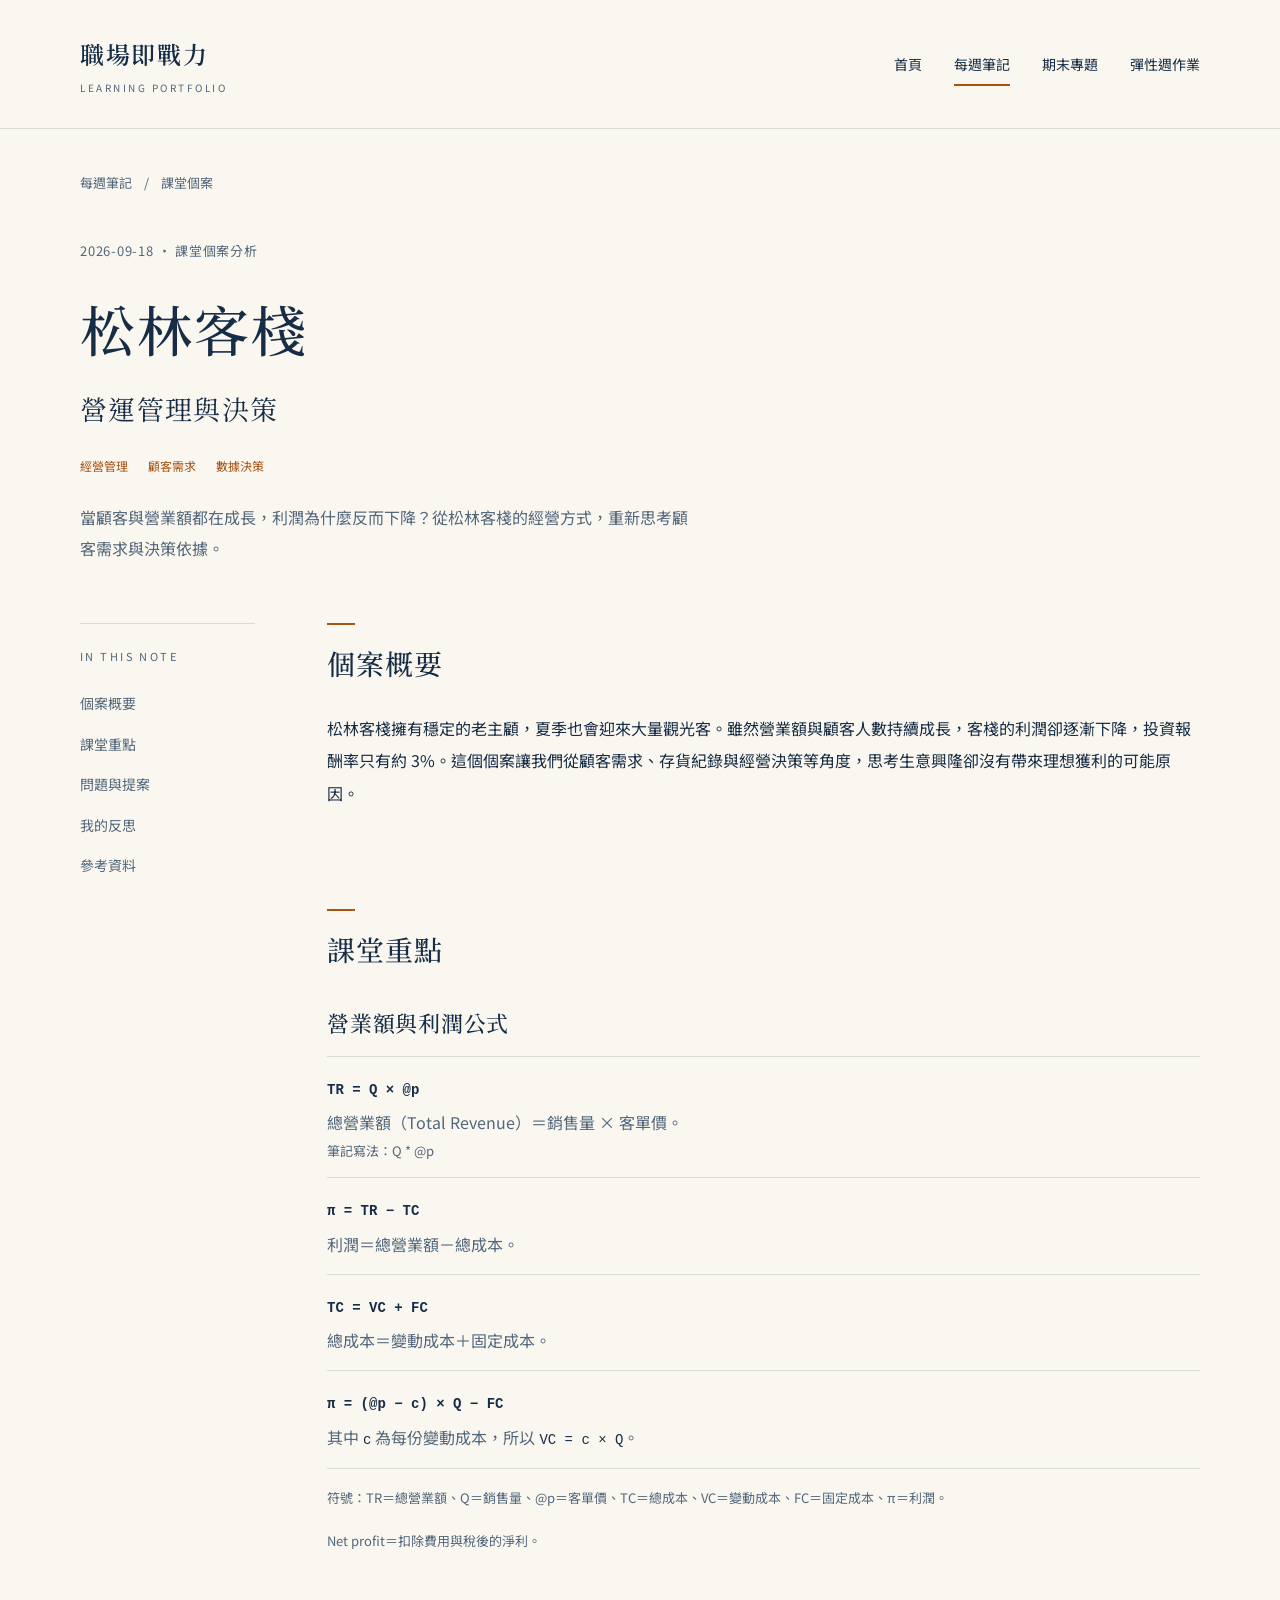
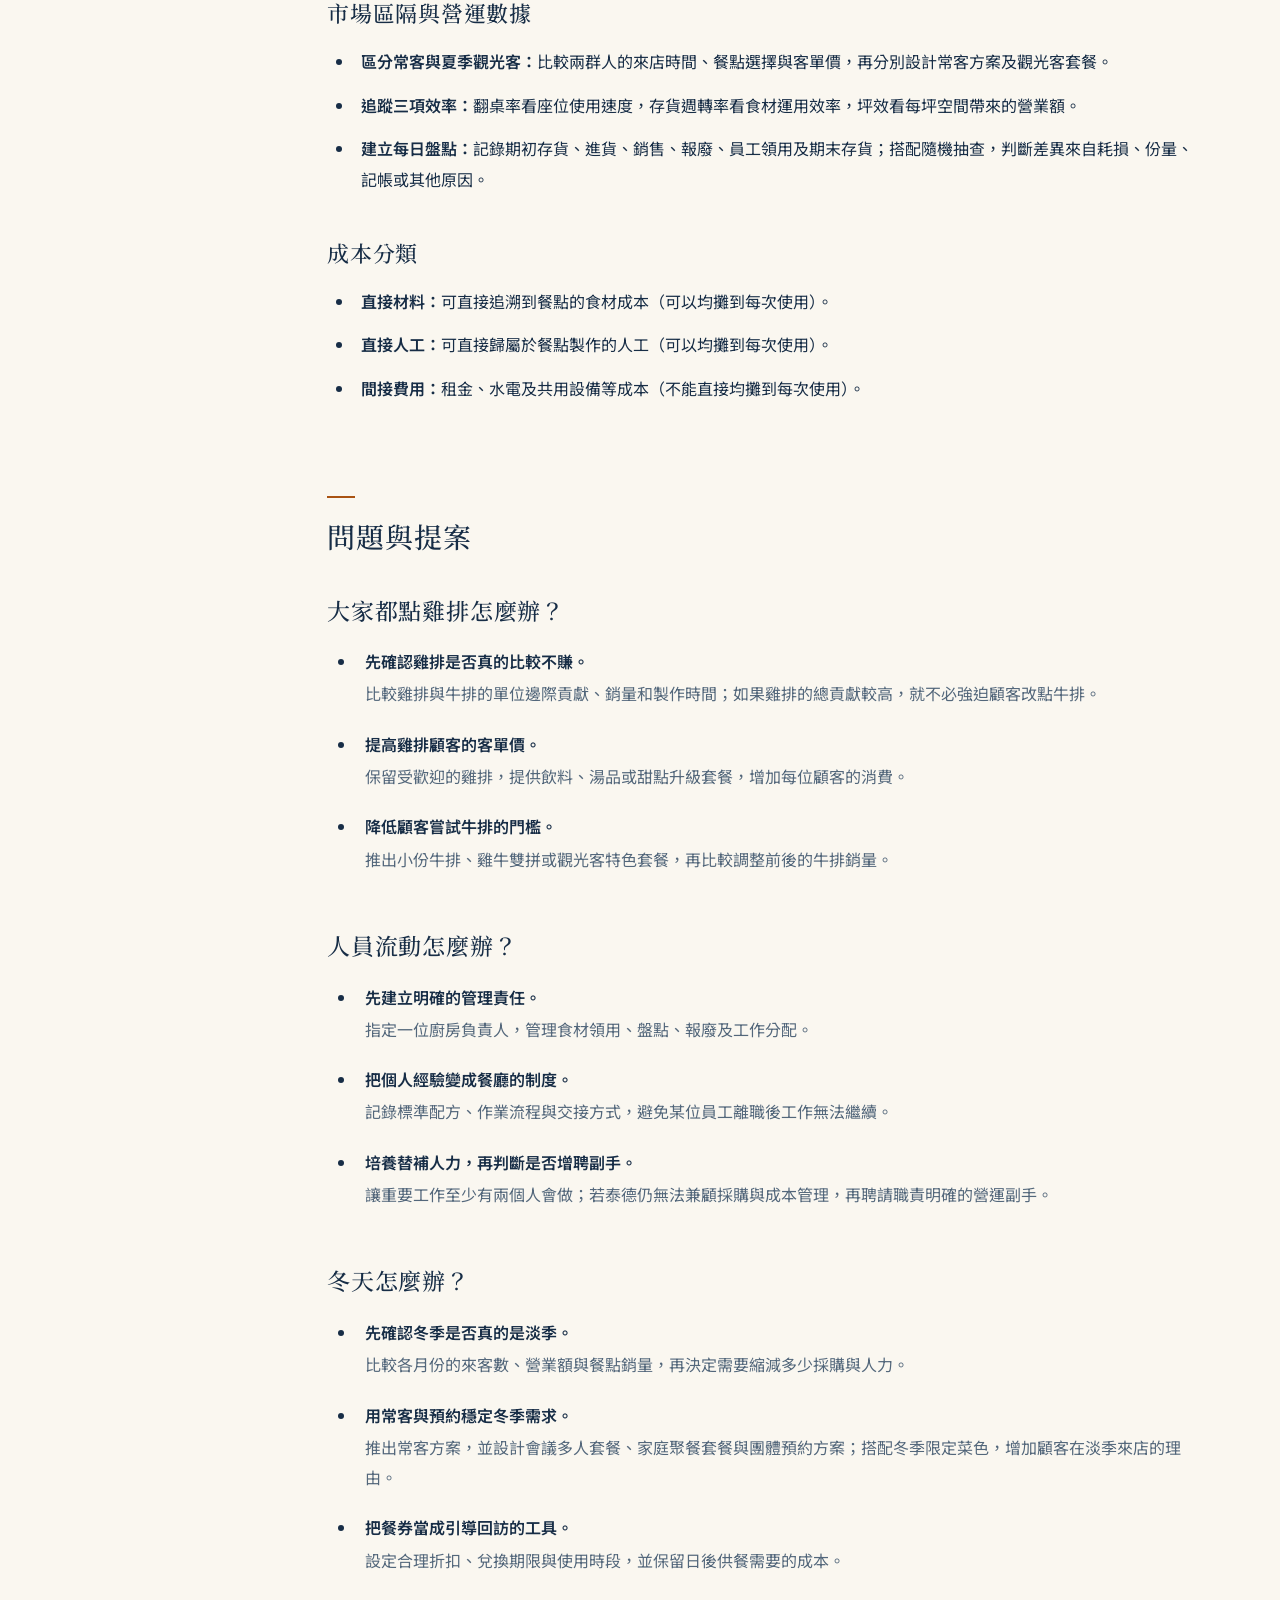
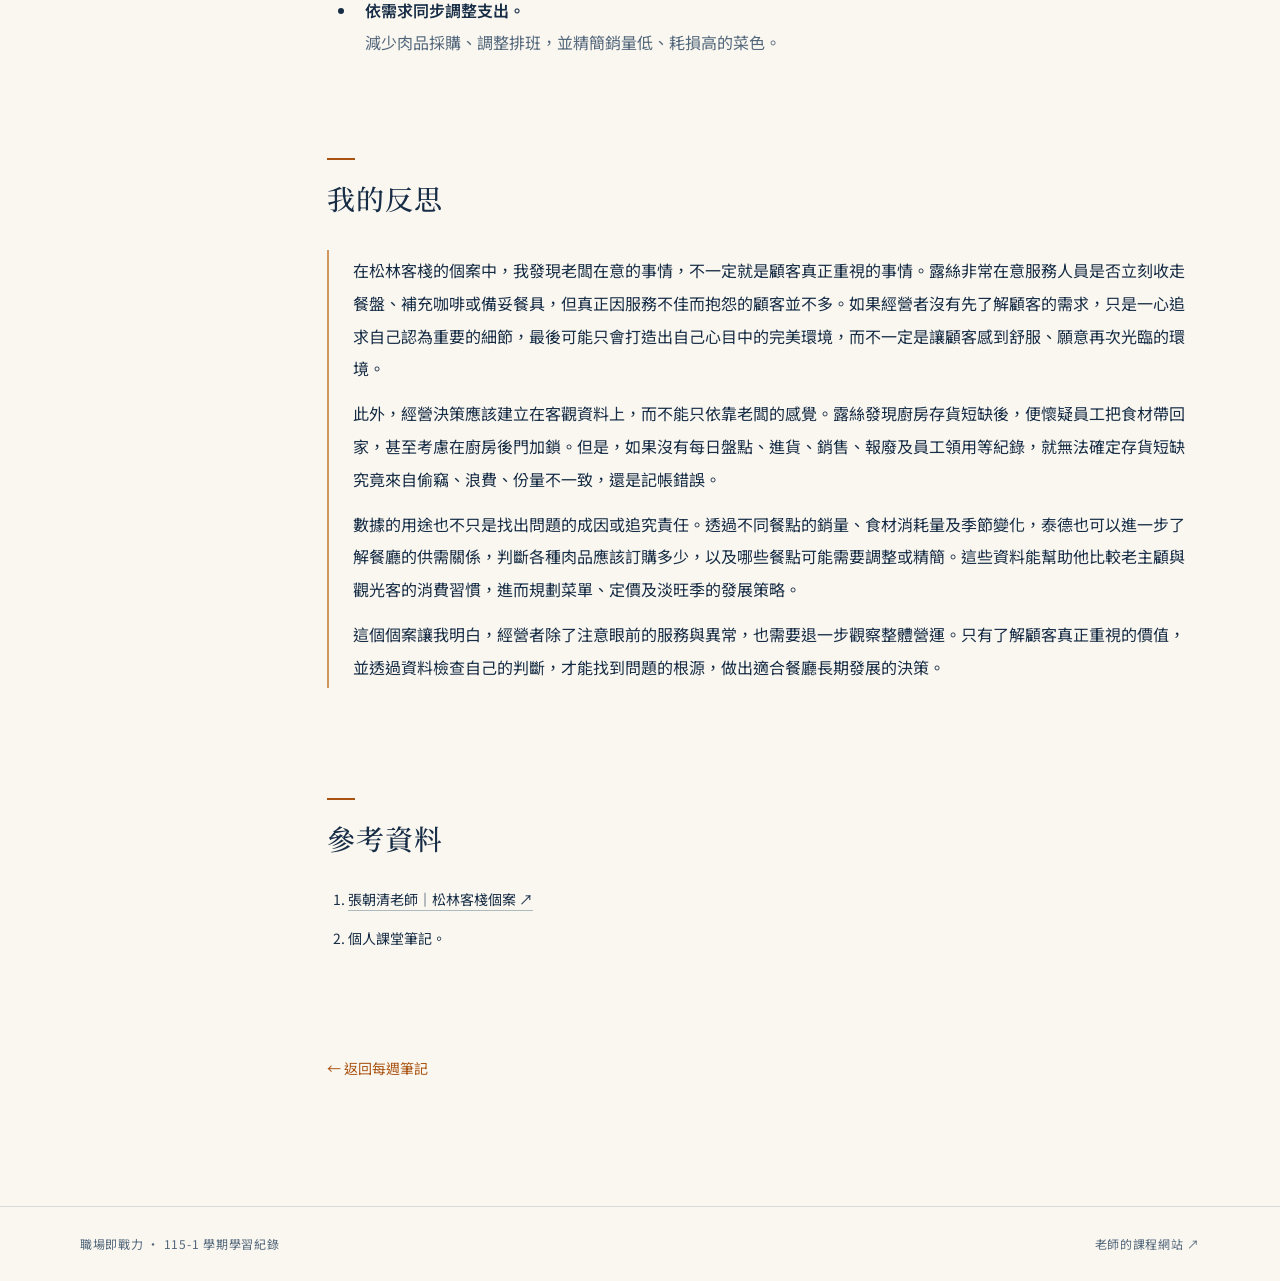
<file: notes/pine-inn.html>
<!doctype html>
<html lang="zh-Hant"><head><meta charset="utf-8"><meta name="viewport" content="width=device-width, initial-scale=1"><meta name="theme-color" content="#faf7f0"><meta name="description" content="從松林客棧個案整理顧客需求、營運資料與經營決策之間的關係。"><title>松林客棧：營運管理與決策｜職場即戰力</title><link rel="icon" href="../assets/favicon.svg" type="image/svg+xml"><link rel="stylesheet" href="../assets/styles.css"><script defer src="../assets/site.js"></script></head>
<body><a class="skip" href="#main">跳至主要內容</a><header class="site-header"><div class="wrap header-inner"><a href="../index.html" class="brand" aria-label="職場即戰力首頁">職場即戰力<small>LEARNING PORTFOLIO</small></a><button class="menu-button" aria-expanded="false" aria-controls="main-nav">選單</button><nav class="nav" id="main-nav" data-open="false" aria-label="主要導覽"><a href="../index.html">首頁</a><a href="../notes.html" aria-current="page">每週筆記</a><a href="../project.html">期末專題</a><a href="../exercise.html">彈性週作業</a></nav></div></header>
<main class="wrap" id="main">
<nav class="breadcrumbs" aria-label="麵包屑"><a href="../notes.html">每週筆記</a><span aria-hidden="true">/</span><span>課堂個案</span></nav>
<header class="article-head"><p class="article-meta">2026-09-18 · 課堂個案分析</p><h1>松林客棧</h1><p class="article-subtitle">營運管理與決策</p><div class="tags"><span>經營管理</span><span>顧客需求</span><span>數據決策</span></div><p class="article-intro">當顧客與營業額都在成長，利潤為什麼反而下降？從松林客棧的經營方式，重新思考顧客需求與決策依據。</p></header>
<div class="article-layout"><nav class="article-toc" aria-label="本篇目錄"><p class="section-label">IN THIS NOTE</p><a href="#class">個案概要</a><a href="#concepts">課堂重點</a><a href="#proposals">問題與提案</a><a href="#reflection">我的反思</a><a href="#sources">參考資料</a></nav><article class="article-content">
<section id="class" class="article-section"><h2>個案概要</h2><p>松林客棧擁有穩定的老主顧，夏季也會迎來大量觀光客。雖然營業額與顧客人數持續成長，客棧的利潤卻逐漸下降，投資報酬率只有約 3%。這個個案讓我們從顧客需求、存貨紀錄與經營決策等角度，思考生意興隆卻沒有帶來理想獲利的可能原因。</p></section>
<section id="concepts" class="article-section"><h2>課堂重點</h2>
<div class="lesson-block"><h3>營業額與利潤公式</h3><div class="formula-list">
<div><div class="formula-equation"><code>TR = Q × @p</code></div><div class="formula-meaning">總營業額（Total Revenue）＝銷售量 × 客單價。<small>筆記寫法：Q * @p</small></div></div>
<div><div class="formula-equation"><code>π = TR − TC</code></div><div class="formula-meaning">利潤＝總營業額－總成本。</div></div>
<div><div class="formula-equation"><code>TC = VC + FC</code></div><div class="formula-meaning">總成本＝變動成本＋固定成本。</div></div>
<div><div class="formula-equation"><code>π = (@p − c) × Q − FC</code></div><div class="formula-meaning">其中 <code>c</code> 為每份變動成本，所以 <code>VC = c × Q</code>。</div></div>
</div><p class="source-note">符號：TR＝總營業額、Q＝銷售量、@p＝客單價、TC＝總成本、VC＝變動成本、FC＝固定成本、π＝利潤。</p><p class="source-note">Net profit＝扣除費用與稅後的淨利。</p></div>
<div class="lesson-block"><h3>市場區隔與營運數據</h3><ul class="lesson-list"><li><strong>區分常客與夏季觀光客：</strong>比較兩群人的來店時間、餐點選擇與客單價，再分別設計常客方案及觀光客套餐。</li><li><strong>追蹤三項效率：</strong>翻桌率看座位使用速度，存貨週轉率看食材運用效率，坪效看每坪空間帶來的營業額。</li><li><strong>建立每日盤點：</strong>記錄期初存貨、進貨、銷售、報廢、員工領用及期末存貨；搭配隨機抽查，判斷差異來自耗損、份量、記帳或其他原因。</li></ul></div>
<div class="lesson-block"><h3>成本分類</h3><ul class="lesson-list"><li><strong>直接材料：</strong>可直接追溯到餐點的食材成本（可以均攤到每次使用）。</li><li><strong>直接人工：</strong>可直接歸屬於餐點製作的人工（可以均攤到每次使用）。</li><li><strong>間接費用：</strong>租金、水電及共用設備等成本（不能直接均攤到每次使用）。</li></ul></div>
</section>
<section id="proposals" class="article-section"><h2>問題與提案</h2>
<div class="proposal-group"><h3>大家都點雞排怎麼辦？</h3><ul class="proposal-list"><li><strong>先確認雞排是否真的比較不賺。</strong><div class="proposal-detail">比較雞排與牛排的單位邊際貢獻、銷量和製作時間；如果雞排的總貢獻較高，就不必強迫顧客改點牛排。</div></li><li><strong>提高雞排顧客的客單價。</strong><div class="proposal-detail">保留受歡迎的雞排，提供飲料、湯品或甜點升級套餐，增加每位顧客的消費。</div></li><li><strong>降低顧客嘗試牛排的門檻。</strong><div class="proposal-detail">推出小份牛排、雞牛雙拼或觀光客特色套餐，再比較調整前後的牛排銷量。</div></li></ul></div>
<div class="proposal-group"><h3>人員流動怎麼辦？</h3><ul class="proposal-list"><li><strong>先建立明確的管理責任。</strong><div class="proposal-detail">指定一位廚房負責人，管理食材領用、盤點、報廢及工作分配。</div></li><li><strong>把個人經驗變成餐廳的制度。</strong><div class="proposal-detail">記錄標準配方、作業流程與交接方式，避免某位員工離職後工作無法繼續。</div></li><li><strong>培養替補人力，再判斷是否增聘副手。</strong><div class="proposal-detail">讓重要工作至少有兩個人會做；若泰德仍無法兼顧採購與成本管理，再聘請職責明確的營運副手。</div></li></ul></div>
<div class="proposal-group"><h3>冬天怎麼辦？</h3><ul class="proposal-list"><li><strong>先確認冬季是否真的是淡季。</strong><div class="proposal-detail">比較各月份的來客數、營業額與餐點銷量，再決定需要縮減多少採購與人力。</div></li><li><strong>用常客與預約穩定冬季需求。</strong><div class="proposal-detail">推出常客方案，並設計會議多人套餐、家庭聚餐套餐與團體預約方案；搭配冬季限定菜色，增加顧客在淡季來店的理由。</div></li><li><strong>把餐券當成引導回訪的工具。</strong><div class="proposal-detail">設定合理折扣、兌換期限與使用時段，並保留日後供餐需要的成本。</div></li><li><strong>依需求同步調整支出。</strong><div class="proposal-detail">減少肉品採購、調整排班，並精簡銷量低、耗損高的菜色。</div></li></ul></div></section>
<section id="reflection" class="article-section"><h2>我的反思</h2><div class="reflection"><p>在松林客棧的個案中，我發現老闆在意的事情，不一定就是顧客真正重視的事情。露絲非常在意服務人員是否立刻收走餐盤、補充咖啡或備妥餐具，但真正因服務不佳而抱怨的顧客並不多。如果經營者沒有先了解顧客的需求，只是一心追求自己認為重要的細節，最後可能只會打造出自己心目中的完美環境，而不一定是讓顧客感到舒服、願意再次光臨的環境。</p><p>此外，經營決策應該建立在客觀資料上，而不能只依靠老闆的感覺。露絲發現廚房存貨短缺後，便懷疑員工把食材帶回家，甚至考慮在廚房後門加鎖。但是，如果沒有每日盤點、進貨、銷售、報廢及員工領用等紀錄，就無法確定存貨短缺究竟來自偷竊、浪費、份量不一致，還是記帳錯誤。</p><p>數據的用途也不只是找出問題的成因或追究責任。透過不同餐點的銷量、食材消耗量及季節變化，泰德也可以進一步了解餐廳的供需關係，判斷各種肉品應該訂購多少，以及哪些餐點可能需要調整或精簡。這些資料能幫助他比較老主顧與觀光客的消費習慣，進而規劃菜單、定價及淡旺季的發展策略。</p><p>這個個案讓我明白，經營者除了注意眼前的服務與異常，也需要退一步觀察整體營運。只有了解顧客真正重視的價值，並透過資料檢查自己的判斷，才能找到問題的根源，做出適合餐廳長期發展的決策。</p></div></section>
<section id="sources" class="article-section"><h2>參考資料</h2><ol class="sources"><li><a href="https://irradiated-banjo-bc0.notion.site/3ddc98d8903b8092b89ad8e8674925f3" target="_blank" rel="noopener noreferrer">張朝清老師｜松林客棧個案 ↗</a></li><li>個人課堂筆記。</li></ol></section><a class="back-link" href="../notes.html">← 返回每週筆記</a></article></div></main><footer class="site-footer"><div class="wrap footer-inner"><span>職場即戰力 · 115-1 學期學習紀錄</span><a href="https://irradiated-banjo-bc0.notion.site/115-1-375c98d8903b809bbe0dd273e1cf6a1d" target="_blank" rel="noopener noreferrer">老師的課程網站 ↗</a></div></footer></body></html>
</file>
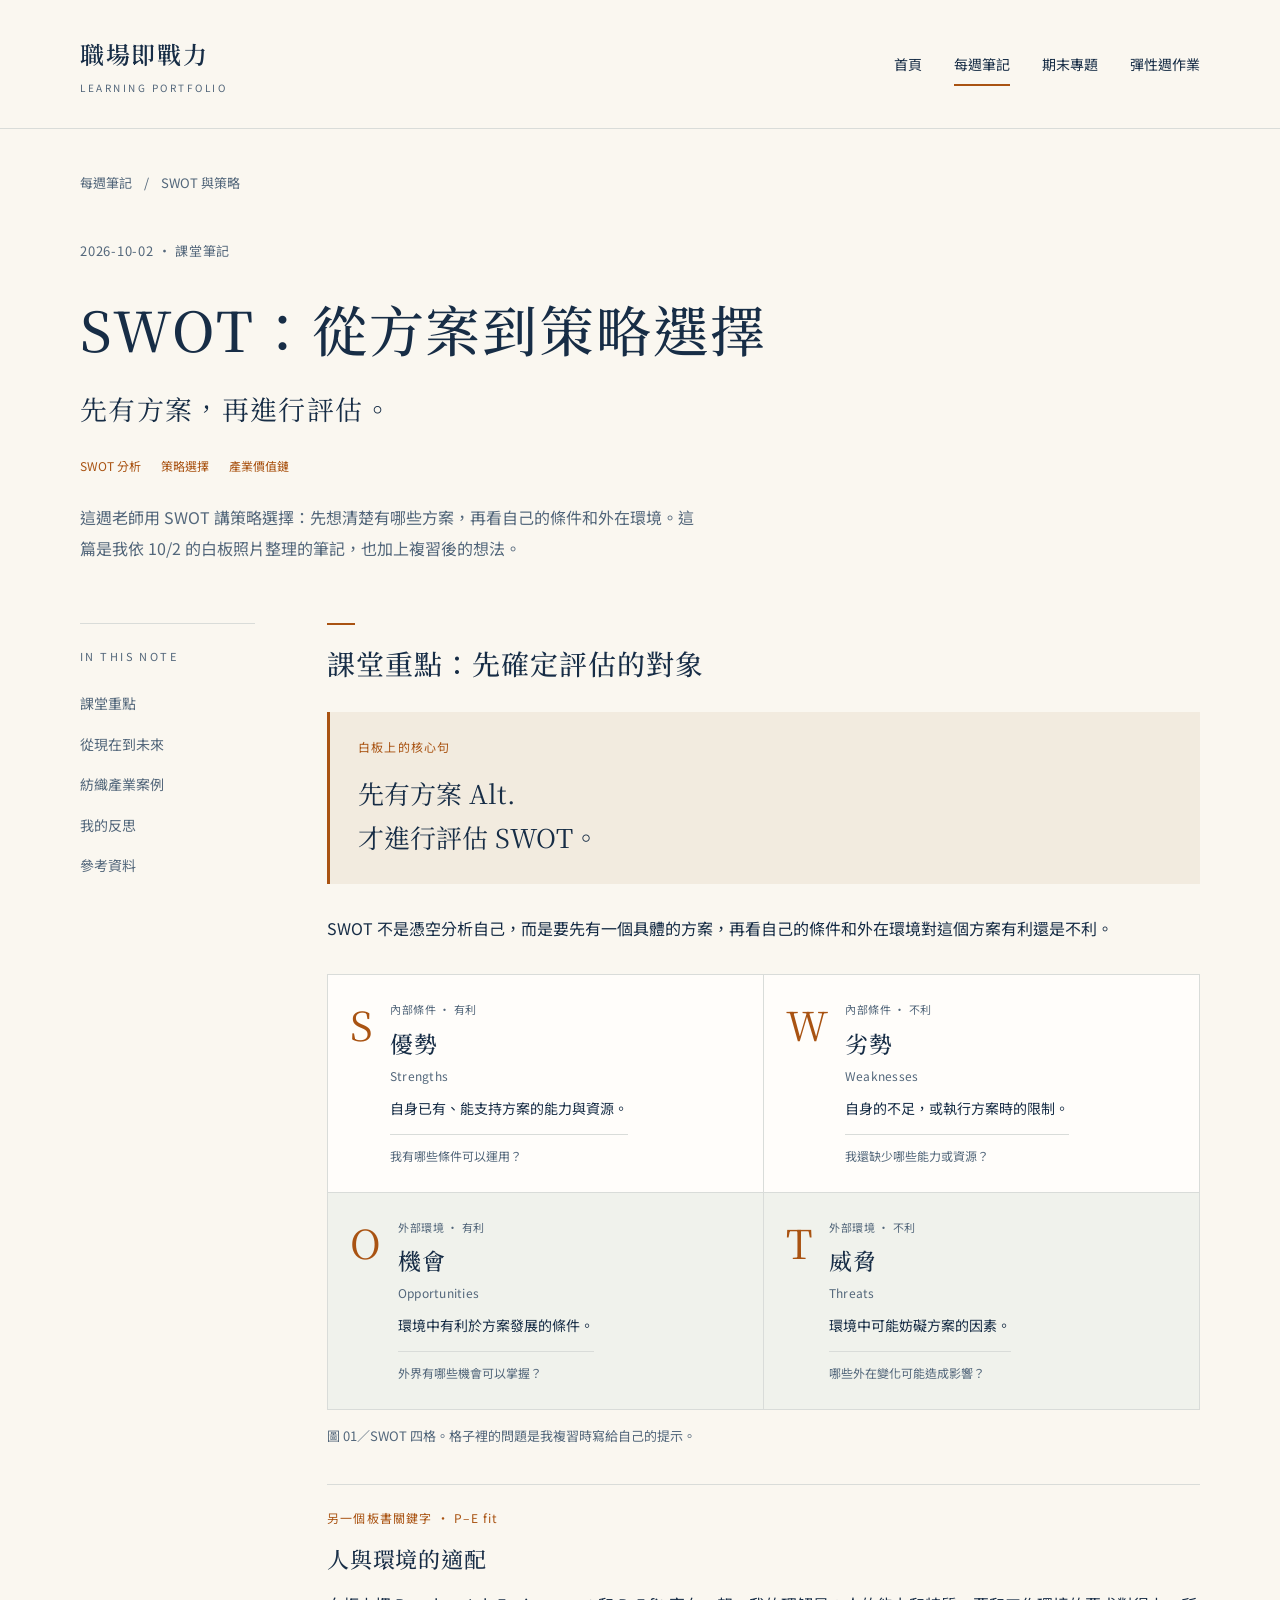
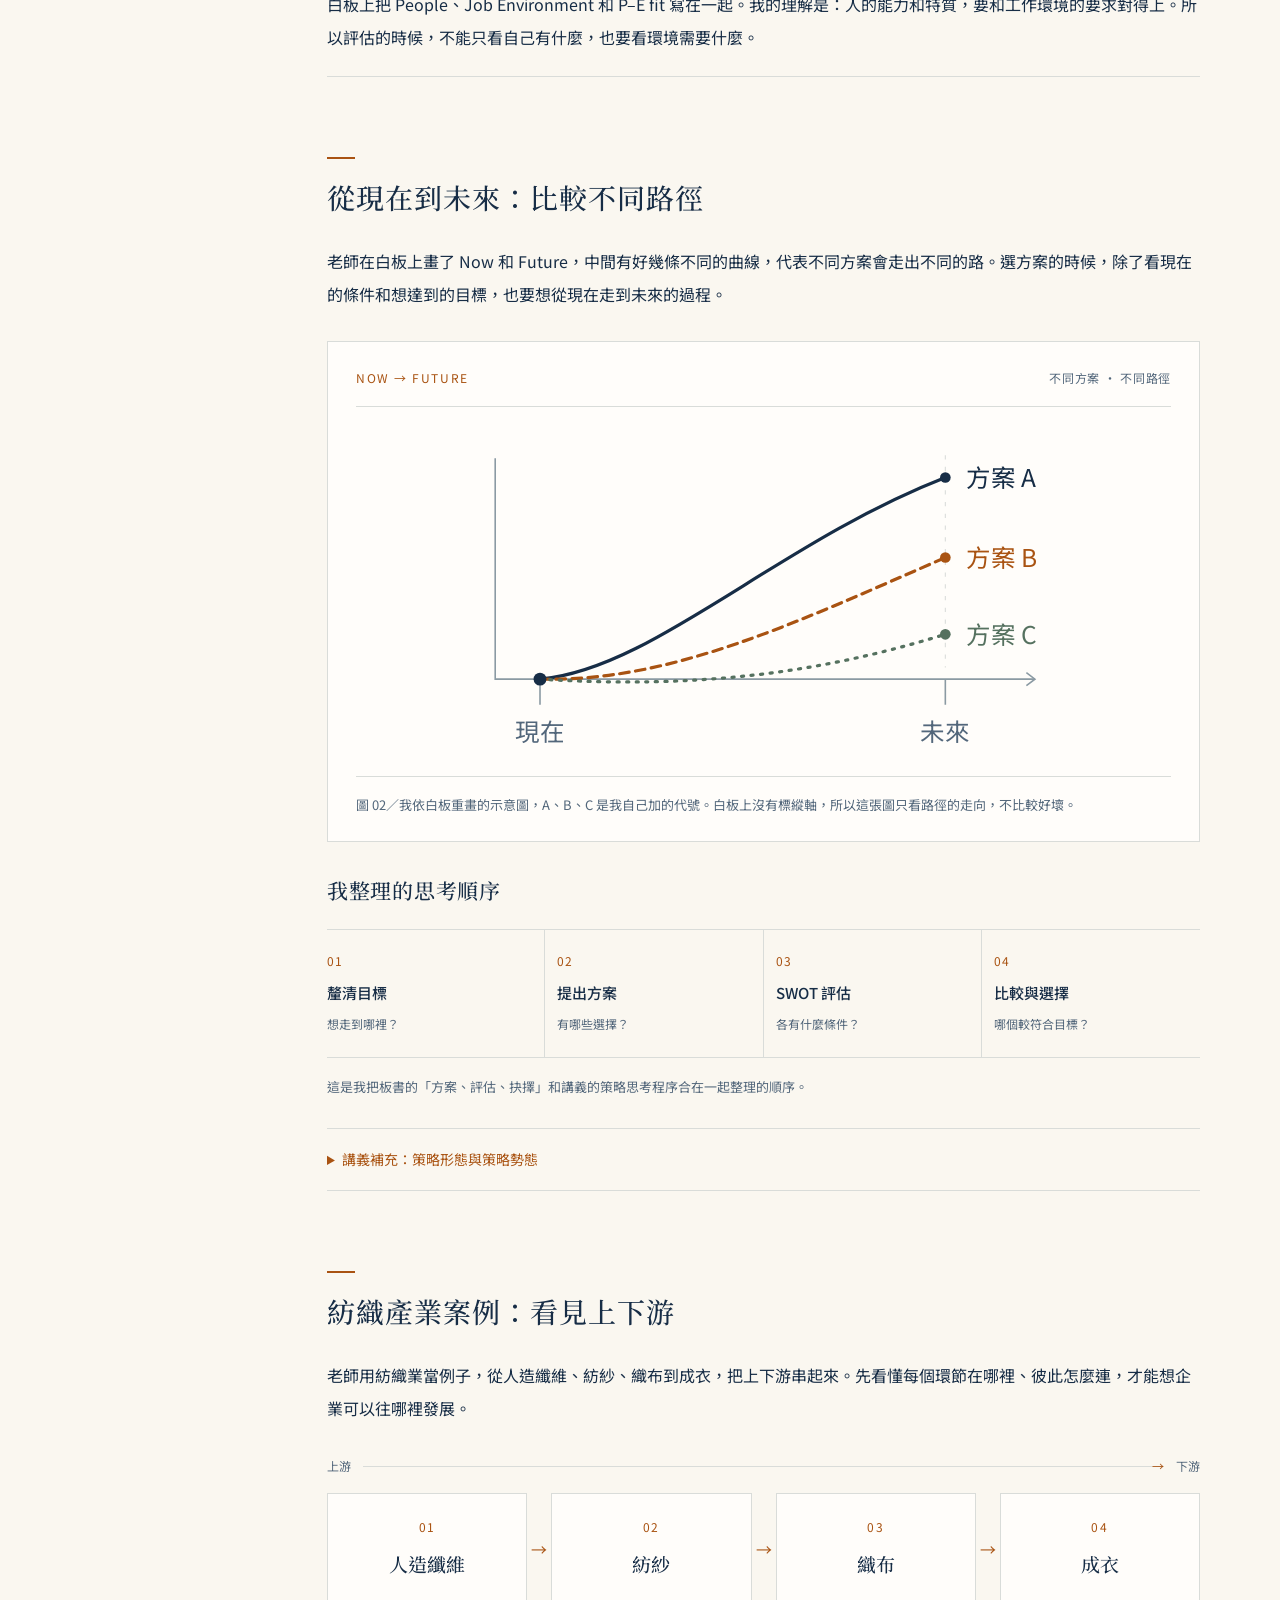
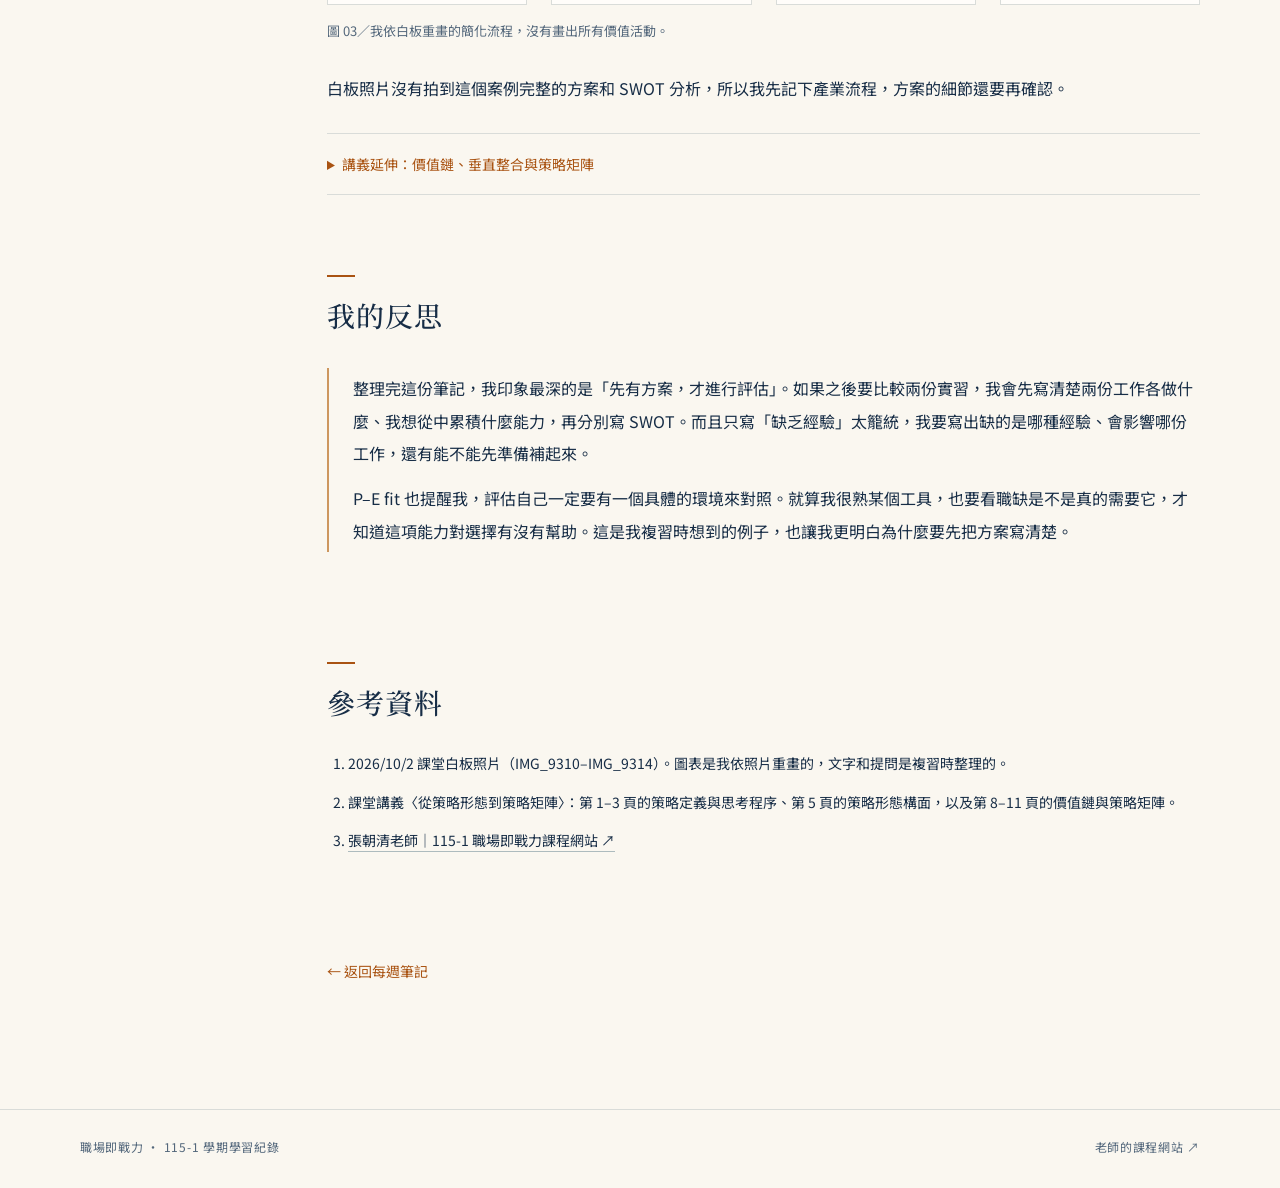
<file: notes/swot.html>
<!doctype html>
<html lang="zh-Hant"><head><meta charset="utf-8"><meta name="viewport" content="width=device-width, initial-scale=1"><meta name="theme-color" content="#faf7f0"><meta name="description" content="10/2 課堂筆記：以 SWOT 四格、未來方案路徑與紡織產業流程，整理策略評估、環境適配與複習心得。"><title>SWOT：從方案到策略選擇｜職場即戰力</title><link rel="icon" href="../assets/favicon.svg" type="image/svg+xml"><link rel="stylesheet" href="../assets/styles.css"><script defer src="../assets/site.js"></script></head>
<body><a class="skip" href="#main">跳至主要內容</a><header class="site-header"><div class="wrap header-inner"><a href="../index.html" class="brand" aria-label="職場即戰力首頁">職場即戰力<small>LEARNING PORTFOLIO</small></a><button class="menu-button" aria-expanded="false" aria-controls="main-nav">選單</button><nav class="nav" id="main-nav" data-open="false" aria-label="主要導覽"><a href="../index.html">首頁</a><a href="../notes.html" aria-current="page">每週筆記</a><a href="../project.html">期末專題</a><a href="../exercise.html">彈性週作業</a></nav></div></header>
<main class="wrap" id="main">
<nav class="breadcrumbs" aria-label="麵包屑"><a href="../notes.html">每週筆記</a><span aria-hidden="true">/</span><span>SWOT 與策略</span></nav>
<header class="article-head swot-head">
  <p class="article-meta"><time datetime="2026-10-02">2026-10-02</time> · 課堂筆記</p>
  <h1>SWOT：從方案到策略選擇</h1>
  <p class="article-subtitle">先有方案，再進行評估。</p>
  <div class="tags"><span>SWOT 分析</span><span>策略選擇</span><span>產業價值鏈</span></div>
  <p class="article-intro">這週老師用 SWOT 講策略選擇：先想清楚有哪些方案，再看自己的條件和外在環境。這篇是我依 10/2 的白板照片整理的筆記，也加上複習後的想法。</p>
</header>
<div class="article-layout">
  <nav class="article-toc" aria-label="本篇目錄"><p class="section-label">IN THIS NOTE</p><a href="#concepts">課堂重點</a><a href="#pathways">從現在到未來</a><a href="#value-chain">紡織產業案例</a><a href="#reflection">我的反思</a><a href="#sources">參考資料</a></nav>
  <article class="article-content swot-note">
    <section id="concepts" class="article-section">
      <h2>課堂重點：先確定評估的對象</h2>
      <blockquote class="swot-key"><p class="swot-kicker">白板上的核心句</p><p>先有方案 Alt.<br>才進行評估 SWOT。</p></blockquote>
      <p>SWOT 不是憑空分析自己，而是要先有一個具體的方案，再看自己的條件和外在環境對這個方案有利還是不利。</p>
      <figure class="swot-figure" aria-labelledby="swot-grid-caption">
        <div class="swot-grid">
          <div class="swot-cell"><span class="swot-letter" aria-hidden="true">S</span><div><p class="swot-category">內部條件 · 有利</p><h3>優勢 <span lang="en">Strengths</span></h3><p>自身已有、能支持方案的能力與資源。</p><p class="swot-prompt">我有哪些條件可以運用？</p></div></div>
          <div class="swot-cell"><span class="swot-letter" aria-hidden="true">W</span><div><p class="swot-category">內部條件 · 不利</p><h3>劣勢 <span lang="en">Weaknesses</span></h3><p>自身的不足，或執行方案時的限制。</p><p class="swot-prompt">我還缺少哪些能力或資源？</p></div></div>
          <div class="swot-cell"><span class="swot-letter" aria-hidden="true">O</span><div><p class="swot-category">外部環境 · 有利</p><h3>機會 <span lang="en">Opportunities</span></h3><p>環境中有利於方案發展的條件。</p><p class="swot-prompt">外界有哪些機會可以掌握？</p></div></div>
          <div class="swot-cell"><span class="swot-letter" aria-hidden="true">T</span><div><p class="swot-category">外部環境 · 不利</p><h3>威脅 <span lang="en">Threats</span></h3><p>環境中可能妨礙方案的因素。</p><p class="swot-prompt">哪些外在變化可能造成影響？</p></div></div>
        </div>
        <figcaption id="swot-grid-caption">圖 01／SWOT 四格。格子裡的問題是我複習時寫給自己的提示。</figcaption>
      </figure>
      <div class="swot-fit"><span class="swot-kicker">另一個板書關鍵字 · P–E fit</span><h3>人與環境的適配</h3><p>白板上把 People、Job Environment 和 P–E fit 寫在一起。我的理解是：人的能力和特質，要和工作環境的要求對得上。所以評估的時候，不能只看自己有什麼，也要看環境需要什麼。</p></div>
    </section>
    <section id="pathways" class="article-section">
      <h2>從現在到未來：比較不同路徑</h2>
      <p>老師在白板上畫了 Now 和 Future，中間有好幾條不同的曲線，代表不同方案會走出不同的路。選方案的時候，除了看現在的條件和想達到的目標，也要想從現在走到未來的過程。</p>
      <figure class="swot-figure swot-pathways" aria-labelledby="pathways-caption">
        <div class="swot-diagram-heading"><span>NOW → FUTURE</span><span>不同方案 · 不同路徑</span></div>
        <svg class="swot-path-chart" viewBox="0 0 600 320" role="img" aria-labelledby="pathways-title pathways-desc">
          <title id="pathways-title">從現在出發的三種方案路徑</title>
          <desc id="pathways-desc">三條曲線從現在向未來延伸，分別標為方案 A、B、C。橫向代表時間。白板上沒有標縱軸，所以這張圖只看路徑的走向，不比較好壞。</desc>
          <path d="M48 35 V242 H554" class="swot-axis"/>
          <path d="m546 236 8 6-8 6" class="swot-axis"/>
          <path d="M90 242 V266 M470 242 V266" class="swot-axis"/>
          <path d="M470 32 V231" class="swot-guide"/>
          <path d="M90 242 C195 233 313 114 470 53" class="swot-route swot-route-a"/>
          <path d="M90 242 C213 245 330 189 470 128" class="swot-route swot-route-b"/>
          <path d="M90 242 C237 251 350 237 470 200" class="swot-route swot-route-c"/>
          <circle cx="90" cy="242" r="6" class="swot-origin"/>
          <circle cx="470" cy="53" r="5" class="swot-dot-a"/><circle cx="470" cy="128" r="5" class="swot-dot-b"/><circle cx="470" cy="200" r="5" class="swot-dot-c"/>
          <text x="489" y="62" class="swot-path-a">方案 A</text><text x="489" y="137" class="swot-path-b">方案 B</text><text x="489" y="209" class="swot-path-c">方案 C</text>
          <text x="90" y="300" text-anchor="middle">現在</text><text x="470" y="300" text-anchor="middle">未來</text>
        </svg>
        <figcaption id="pathways-caption">圖 02／我依白板重畫的示意圖，A、B、C 是我自己加的代號。白板上沒有標縱軸，所以這張圖只看路徑的走向，不比較好壞。</figcaption>
      </figure>
      <h3 class="swot-subheading">我整理的思考順序</h3>
      <ol class="swot-steps"><li><span>01</span><strong>釐清目標</strong><p>想走到哪裡？</p></li><li><span>02</span><strong>提出方案</strong><p>有哪些選擇？</p></li><li><span>03</span><strong>SWOT 評估</strong><p>各有什麼條件？</p></li><li><span>04</span><strong>比較與選擇</strong><p>哪個較符合目標？</p></li></ol>
      <p class="source-note">這是我把板書的「方案、評估、抉擇」和講義的策略思考程序合在一起整理的順序。</p>
      <details class="swot-supplement"><summary>講義補充：策略形態與策略勢態</summary><dl><div><dt>策略形態</dt><dd>某一時點上的策略狀態，也就是當時的經營形貌。</dd></div><div><dt>策略勢態</dt><dd>不同時點間，策略變化的方向與速度。</dd></div></dl><p>所以除了寫出現在和未來的樣子，我也要想清楚中間是怎麼變過去的。</p><p class="source-note">依〈從策略形態到策略矩陣〉第 1–3 頁補充。</p></details>
    </section>
    <section id="value-chain" class="article-section">
      <h2>紡織產業案例：看見上下游</h2>
      <p>老師用紡織業當例子，從人造纖維、紡紗、織布到成衣，把上下游串起來。先看懂每個環節在哪裡、彼此怎麼連，才能想企業可以往哪裡發展。</p>
      <figure class="swot-figure" aria-labelledby="value-chain-caption">
        <div class="swot-chain-direction"><span>上游</span><span aria-hidden="true">→</span><span>下游</span></div>
        <ol class="swot-chain" aria-label="白板紡織產業流程"><li><span>01</span><strong>人造纖維</strong></li><li><span>02</span><strong>紡紗</strong></li><li><span>03</span><strong>織布</strong></li><li><span>04</span><strong>成衣</strong></li></ol>
        <figcaption id="value-chain-caption">圖 03／我依白板重畫的簡化流程，沒有畫出所有價值活動。</figcaption>
      </figure>
      <p>白板照片沒有拍到這個案例完整的方案和 SWOT 分析，所以我先記下產業流程，方案的細節還要再確認。</p>
      <details class="swot-supplement"><summary>講義延伸：價值鏈、垂直整合與策略矩陣</summary><p>講義把產業價值鏈看成從上游到下游一連串的價值單元。垂直整合程度是策略形態的構面之一，用來思考企業要參與哪些上下游環節。</p><p>策略矩陣是把策略形態的六個構面，沿著產業價值鏈展開。六個構面是：產品線廣度與特色、目標市場區隔與選擇、垂直整合程度、相對規模與規模經濟、地理涵蓋範圍，以及競爭優勢。</p><p class="source-note">整理自講義第 5、8–11 頁，是我複習時的延伸閱讀。</p></details>
    </section>
    <section id="reflection" class="article-section">
      <h2>我的反思</h2>
      <div class="reflection"><p>整理完這份筆記，我印象最深的是「先有方案，才進行評估」。如果之後要比較兩份實習，我會先寫清楚兩份工作各做什麼、我想從中累積什麼能力，再分別寫 SWOT。而且只寫「缺乏經驗」太籠統，我要寫出缺的是哪種經驗、會影響哪份工作，還有能不能先準備補起來。</p><p>P–E fit 也提醒我，評估自己一定要有一個具體的環境來對照。就算我很熟某個工具，也要看職缺是不是真的需要它，才知道這項能力對選擇有沒有幫助。這是我複習時想到的例子，也讓我更明白為什麼要先把方案寫清楚。</p></div>
    </section>
    <section id="sources" class="article-section">
      <h2>參考資料</h2>
      <ol class="sources"><li>2026/10/2 課堂白板照片（IMG_9310–IMG_9314）。圖表是我依照片重畫的，文字和提問是複習時整理的。</li><li>課堂講義〈從策略形態到策略矩陣〉：第 1–3 頁的策略定義與思考程序、第 5 頁的策略形態構面，以及第 8–11 頁的價值鏈與策略矩陣。</li><li><a href="https://irradiated-banjo-bc0.notion.site/115-1-375c98d8903b809bbe0dd273e1cf6a1d" target="_blank" rel="noopener noreferrer">張朝清老師｜115-1 職場即戰力課程網站 ↗</a></li></ol>
    </section>
    <a class="back-link" href="../notes.html">← 返回每週筆記</a>
  </article>
</div></main><footer class="site-footer"><div class="wrap footer-inner"><span>職場即戰力 · 115-1 學期學習紀錄</span><a href="https://irradiated-banjo-bc0.notion.site/115-1-375c98d8903b809bbe0dd273e1cf6a1d" target="_blank" rel="noopener noreferrer">老師的課程網站 ↗</a></div></footer></body></html>
</file>
<file: assets/styles.css>
@import url('https://fonts.googleapis.com/css2?family=Noto+Sans+TC:wght@400;500;600&family=Noto+Serif+TC:wght@400;500;600&display=swap');

:root{--paper:#faf7f0;--ink:#172d46;--muted:#53677b;--accent:#a95312;--line:#d9dcd9;--white:#fffdfa;--serif:'Noto Serif TC','Songti TC','PMingLiU',serif;--sans:'Noto Sans TC',system-ui,sans-serif}
*{box-sizing:border-box}html{scroll-behavior:smooth;scroll-padding-top:2rem}body{margin:0;background:var(--paper);color:var(--ink);font-family:var(--sans);font-size:16px;line-height:1.9;-webkit-font-smoothing:antialiased}a{color:inherit;text-decoration:none}button{font:inherit}a,button,summary{-webkit-tap-highlight-color:transparent}a:focus-visible,button:focus-visible,summary:focus-visible{outline:2px solid var(--accent);outline-offset:6px}::selection{background:#eedcc1;color:var(--ink)}.wrap{width:min(1120px,calc(100% - 112px));margin:auto}.skip{position:absolute;top:-100px;left:20px;background:var(--ink);color:white;padding:12px;z-index:9}.skip:focus{top:12px}.site-header{padding:31px 0;border-bottom:1px solid var(--line)}.header-inner{display:flex;align-items:center;justify-content:space-between;gap:32px}.brand{font-family:var(--serif);font-weight:600;font-size:24px;letter-spacing:.07em;white-space:nowrap}.brand small{font-family:var(--sans);display:block;font-size:10px;letter-spacing:.25em;color:var(--muted);font-weight:400;line-height:1.8;margin-top:2px}.nav{display:flex;gap:32px;align-items:center;font-size:14px}.nav a{padding:9px 0;position:relative;white-space:nowrap}.nav a[aria-current=page]::after{content:'';height:2px;background:var(--accent);position:absolute;left:0;right:0;bottom:0}.nav a:hover{color:var(--accent)}.menu-button{display:none;background:none;border:1px solid var(--line);padding:8px 13px;color:var(--ink);border-radius:2px}.eyebrow{font-size:12px;letter-spacing:.18em;text-transform:uppercase;color:var(--muted);display:flex;align-items:center;gap:18px}.eyebrow::before{content:'';width:34px;height:2px;background:var(--accent);display:block}h1,h2,h3{font-family:var(--serif);font-weight:500;line-height:1.55;letter-spacing:.035em;margin:0}h1{font-size:clamp(36px,4.6vw,62px)}h2{font-size:30px}h3{font-size:23px}p{margin:0 0 1.2em}.home-hero{padding:90px 0 78px;display:grid;grid-template-columns:1fr 170px;align-items:end;gap:60px}.home-hero h1{margin:23px 0 25px;line-height:1.6}.home-hero .lead{color:var(--muted);font-size:18px;margin:0;letter-spacing:.05em}.term-note{border-left:1px solid var(--line);padding-left:24px;margin-bottom:12px;color:var(--muted);font-size:14px}.term-note strong{display:block;font-family:var(--serif);font-size:28px;font-weight:400;color:var(--ink);line-height:1.5;margin-bottom:7px}.section-label{font-size:12px;letter-spacing:.22em;color:var(--muted);font-weight:400;margin-bottom:18px}.entry-list{border-top:1px solid var(--line)}.entry{display:grid;grid-template-columns:66px 1fr 34px;gap:30px;align-items:center;padding:32px 0;border-bottom:1px solid var(--line);transition:padding .2s}.entry:hover{padding-left:12px;padding-right:12px}.entry:hover h2{color:var(--accent)}.entry-no{font-size:14px;letter-spacing:.06em;color:var(--accent);align-self:start;padding-top:7px}.entry h2{font-size:28px;transition:color .2s}.entry p{font-size:14px;color:var(--muted);margin:5px 0 0}.arrow{font-size:25px;color:var(--accent);transition:transform .2s}.entry:hover .arrow{transform:translateX(5px)}.site-footer{margin-top:94px;padding:26px 0 30px;border-top:1px solid var(--line);color:var(--muted);font-size:12px;letter-spacing:.06em}.footer-inner{display:flex;justify-content:space-between;gap:20px}.footer-inner a:hover{color:var(--accent)}.page-intro{padding:72px 0 64px}.page-intro h1{margin:22px 0 20px}.page-intro p{color:var(--muted);max-width:560px;margin:0}.note-row{display:grid;grid-template-columns:145px 1fr 34px;gap:32px;padding:42px 0;border-top:1px solid var(--line);border-bottom:1px solid var(--line);align-items:center}.note-row:hover h2{color:var(--accent)}.note-date{font-size:14px;color:var(--muted);border-right:1px solid var(--line);padding:10px 24px 10px 0}.note-row h2{font-size:26px}.note-row p{font-size:15px;color:var(--muted);margin:8px 0 0}.tags{display:flex;flex-wrap:wrap;gap:8px 20px;margin-top:14px;color:var(--accent);font-size:12px}.list-end{margin:36px 0 100px;font-size:14px;color:var(--muted)}.breadcrumbs{padding:42px 0 0;font-size:13px;color:var(--muted);display:flex;gap:12px}.breadcrumbs a:hover{color:var(--accent)}.article-head{max-width:810px;padding:44px 0 60px}.article-meta{color:var(--muted);font-size:13px;letter-spacing:.06em;margin-bottom:22px}.article-head h1{font-size:clamp(38px,4.3vw,56px);margin-bottom:12px}.article-subtitle{font-family:var(--serif);font-size:27px;margin:0 0 20px;letter-spacing:.05em}.article-intro{color:var(--muted);max-width:620px;margin:25px 0 0}.article-layout{display:grid;grid-template-columns:175px minmax(0,1fr);gap:72px;align-items:start}.article-toc{position:sticky;top:35px;border-top:1px solid var(--line);padding-top:22px;font-size:14px}.article-toc .section-label{font-size:11px;margin-bottom:16px}.article-toc a{display:block;padding:7px 0;color:var(--muted)}.article-toc a:hover{color:var(--accent)}.article-content{min-width:0}.article-section{padding:0 0 64px;margin-bottom:16px}.article-section h2{font-size:28px;margin:0 0 26px;padding-top:19px;position:relative}.article-section h2:before{content:'';position:absolute;top:0;left:0;width:28px;height:2px;background:var(--accent)}.article-section p{line-height:2.05}.muted{color:var(--muted)}.source-note{font-size:13px;color:var(--muted);line-height:1.9;margin:16px 0!important}.flow{margin:32px 0;padding:24px 10px;border-block:1px solid var(--line);display:flex;justify-content:space-between;align-items:center;gap:8px;font-size:14px}.flow i{font-style:normal;color:var(--accent)}.concepts{margin:0}.concepts div{margin-bottom:26px}.concepts dt{font-weight:500;font-size:17px;margin-bottom:5px}.concepts dd{margin:0;color:var(--muted);line-height:2}.chart-panel{background:var(--white);border:1px solid var(--line);border-radius:3px;padding:25px;margin:30px 0 22px}.chart-toolbar{display:flex;justify-content:space-between;align-items:center;gap:15px;margin-bottom:18px}.chart-toolbar h3{font-family:var(--sans);font-size:16px;font-weight:500;letter-spacing:0}.chart-switch{display:flex;gap:4px}.chart-switch button{font-size:13px;padding:5px 11px;border:1px solid transparent;background:none;color:var(--muted);cursor:pointer;border-radius:2px}.chart-switch button[aria-pressed=true]{background:var(--ink);color:var(--paper)}.legend{display:flex;gap:20px;flex-wrap:wrap;font-size:12px;color:var(--muted);margin:10px 0}.legend span{display:flex;align-items:center;gap:8px}.legend b{display:inline-block;width:20px;height:2px;background:var(--ink)}.legend .amber{background:var(--accent)}.chart{display:block;width:100%;height:auto;overflow:visible}.chart text{font:12px var(--sans);fill:var(--muted)}.chart .grid{stroke:#e7e8e3;stroke-width:1}.chart .zero{stroke:#aeb7bf;stroke-dasharray:4 5}.chart .line{fill:none;stroke-width:2.5;stroke-linejoin:round;stroke-linecap:round}.chart-desc{font-size:13px;color:var(--muted);margin:14px 0 0!important}.observations{padding-left:22px}.observations li{padding-left:4px;margin-bottom:16px}.observations strong{font-weight:500}.data-details{border-block:1px solid var(--line);margin:25px 0}.data-details summary{padding:15px 0;font-size:14px;color:var(--muted);cursor:pointer}.table-scroll{overflow:auto;max-width:100%;margin-bottom:20px;overscroll-behavior-x:contain}table{border-collapse:collapse;min-width:490px;width:100%;font-size:14px;text-align:right;font-variant-numeric:tabular-nums}caption{text-align:left;font-size:13px;color:var(--muted);padding:10px 0}th,td{padding:10px 14px;border-bottom:1px solid var(--line)}th{font-weight:500}th:first-child,td:first-child{text-align:left}.negative{color:var(--accent)}.reflection{border-left:2px solid #cd975f;padding:4px 0 4px 24px;margin:30px 0}.reflection p{margin:0 0 12px}.reflection p:last-child{margin:0}.status-label{font-size:12px;letter-spacing:.06em;color:var(--accent);display:inline-block;background:#f2e6d7;padding:3px 10px}.sources{font-size:14px;padding-left:21px}.sources li{margin:12px 0}.sources a{text-decoration:underline;text-decoration-color:#adbbbe;text-underline-offset:5px}.sources a:hover{color:var(--accent)}.back-link{display:inline-flex;gap:14px;align-items:center;font-size:14px;color:var(--accent);margin:10px 0 30px}.empty-page{max-width:780px;margin-bottom:60px}.empty-body{padding:40px 0 70px;border-top:1px solid var(--line);max-width:780px}.empty-body h2{margin:23px 0 22px;font-size:28px}.empty-body p{color:var(--muted);max-width:610px}.outline{margin-top:44px;border-top:1px solid var(--line)}.outline-item{display:flex;gap:25px;padding:21px 0;border-bottom:1px solid var(--line)}.outline-item span{color:var(--accent);font-size:13px}.outline-item h3{font-size:19px}.outline-item p{font-size:14px;margin:5px 0 0}.no-script{font-size:14px;color:var(--muted)}[hidden]{display:none!important}
.class-photo{width:80%;margin:34px auto 0}.class-photo img{display:block;width:100%;height:auto;border:1px solid var(--line);border-radius:3px}.class-photo figcaption{margin-top:12px;color:var(--muted);font-size:13px}
@media(min-width:1450px){.home-hero{padding-top:115px;padding-bottom:95px}.entry{padding-block:38px}}
@media(max-width:900px){.wrap{width:calc(100% - 64px)}.nav{gap:20px}.brand{font-size:21px}.home-hero{gap:28px;grid-template-columns:1fr 145px}.article-layout{gap:36px;grid-template-columns:140px minmax(0,1fr)}.chart-toolbar{flex-wrap:wrap}.article-head{padding-bottom:45px}}
@media(max-width:680px){.wrap{width:calc(100% - 44px)}.site-header{padding:22px 0}.header-inner{flex-wrap:wrap;gap:18px}.brand{font-size:22px}.menu-button{display:block}.nav{width:100%;gap:12px 26px;flex-wrap:wrap;padding:10px 0 2px;display:flex}.js .nav[data-open=false]{display:none}.nav a{font-size:14px}.home-hero{display:block;padding:62px 0 56px}.home-hero h1{font-size:37px;line-height:1.75;margin:24px 0}.home-hero .lead{font-size:15px}.term-note{display:none}.entry{grid-template-columns:30px 1fr 24px;gap:16px;padding:29px 0}.entry h2{font-size:25px}.entry p{font-size:13px;max-width:240px}.entry-no{font-size:12px}.entry:hover{padding-inline:0}.site-footer{margin-top:68px;font-size:11px}.footer-inner{flex-direction:column;gap:8px}.page-intro{padding:52px 0 45px}.page-intro h1{font-size:36px}.page-intro p{font-size:15px}.note-row{grid-template-columns:1fr 25px;gap:14px;padding:30px 0}.note-date{grid-column:1/-1;border:0;padding:0;font-size:12px}.note-row h2{font-size:23px}.note-row p{font-size:14px}.list-end{font-size:13px;margin-bottom:70px}.breadcrumbs{padding-top:28px}.article-head{padding:35px 0 42px}.article-head h1{font-size:38px}.article-subtitle{font-size:24px}.article-intro{font-size:15px}.article-layout{display:block}.article-toc{position:static;display:flex;flex-wrap:wrap;gap:5px 20px;padding:15px 0;margin-bottom:40px;border-bottom:1px solid var(--line)}.article-toc .section-label{display:none}.article-toc a{font-size:13px;padding:3px 0}.article-section{padding-bottom:42px}.article-section h2{font-size:26px}.flow{font-size:12px;padding:20px 0;gap:4px}.chart-panel{padding:17px 12px}.chart-toolbar h3{font-size:15px}.chart-switch button{font-size:12px;padding:5px 9px}.chart text{font-size:13px}.empty-body{padding-top:30px}.empty-body h2{font-size:25px}.outline-item{gap:18px}}
@media(prefers-reduced-motion:reduce){html{scroll-behavior:auto}*{transition:none!important}}
.proposal-group{margin-top:34px}.proposal-group+.proposal-group{margin-top:54px}.proposal-group h3{font-size:23px}.proposal-list{margin:18px 0 0;padding-left:30px}.proposal-list li{padding-left:8px;margin-bottom:20px}.proposal-list strong{display:block;font-weight:600;line-height:1.7}.proposal-detail{margin-top:3px;color:var(--muted);line-height:1.9}
.lesson-block{margin-top:34px}.lesson-block+.lesson-block{margin-top:42px}.lesson-block h3{font-size:22px;margin-bottom:16px}.lesson-list{margin:0;padding-left:28px}.lesson-list li{padding-left:6px;margin-bottom:13px;line-height:1.9}.lesson-list strong{font-weight:600}.formula-list{border-top:1px solid var(--line)}.formula-list>div{padding:15px 0;border-bottom:1px solid var(--line)}.formula-list code{font-family:ui-monospace,SFMono-Regular,Menlo,Monaco,Consolas,monospace;color:var(--ink);font-size:14px}.formula-equation{font-weight:600;margin-bottom:5px}.formula-meaning{color:var(--muted);line-height:1.8}.formula-list small{display:block;margin-top:2px;font-size:13px}
@media(max-width:680px){.proposal-group+.proposal-group{margin-top:46px}.proposal-group h3{font-size:21px}.proposal-list{padding-left:25px}.proposal-list li{padding-left:4px;margin-bottom:18px}}
@media(max-width:680px){.lesson-block+.lesson-block{margin-top:36px}.lesson-block h3{font-size:20px}.formula-list>div{padding:13px 0}.lesson-list{padding-left:24px}}

/* October 2 note: responsive reconstructions of the classroom diagrams. */
.swot-head{max-width:100%}
.swot-head h1,.swot-note h2{text-wrap:balance}
.swot-note .swot-kicker{display:block;font:12px var(--sans);letter-spacing:.1em;color:var(--accent);margin:0 0 14px;line-height:1.8}
.swot-key{margin:0 0 28px;padding:24px 28px;border-left:3px solid var(--accent);background:#f2ebdf}
.swot-key p:last-child{font-family:var(--serif);font-size:26px;line-height:1.7;margin:0}
.swot-figure{margin:30px 0}
.swot-figure figcaption{margin:14px 0 0;font-size:13px;line-height:1.8;color:var(--muted)}
.swot-grid{display:grid;grid-template-columns:repeat(2,minmax(0,1fr));border-top:1px solid var(--line);border-left:1px solid var(--line)}
.swot-cell{display:flex;gap:17px;padding:25px 22px;background:var(--white);border-right:1px solid var(--line);border-bottom:1px solid var(--line)}
.swot-cell:nth-child(n+3){background:#f0f2ec}
.swot-letter{font-family:var(--serif);font-size:40px;line-height:1.2;color:var(--accent);flex-shrink:0}
.swot-cell>div{min-width:0}
.swot-cell .swot-category{font-size:11px;letter-spacing:.06em;color:var(--muted);margin:0 0 7px;line-height:1.7}
.swot-cell h3{font-size:23px;margin-bottom:12px}
.swot-cell h3 span{display:block;font:12px var(--sans);letter-spacing:.02em;margin-top:5px;color:var(--muted)}
.swot-cell p{font-size:14px;line-height:1.85;margin-bottom:12px}
.swot-cell .swot-prompt{font-size:12px;line-height:1.85;color:var(--muted);margin:0;padding-top:10px;border-top:1px solid var(--line)}
.swot-fit{margin-top:36px;padding:22px 0;border-block:1px solid var(--line)}
.swot-fit h3{font-size:22px;margin-bottom:12px}
.swot-fit p:last-child{margin-bottom:0}
.swot-pathways{background:var(--white);border:1px solid var(--line);padding:25px 28px}
.swot-diagram-heading{display:flex;flex-wrap:wrap;justify-content:space-between;gap:5px 20px;font-size:12px;letter-spacing:.06em;color:var(--muted);padding-bottom:16px;border-bottom:1px solid var(--line)}
.swot-diagram-heading span:first-child{color:var(--accent);letter-spacing:.13em}
.swot-path-chart{display:block;width:100%;max-width:640px;height:auto;margin:14px auto 0}
.swot-path-chart text{font:23px var(--sans);fill:var(--muted)}
.swot-path-chart .swot-path-a{fill:var(--ink)}
.swot-path-chart .swot-path-b{fill:var(--accent)}
.swot-path-chart .swot-path-c{fill:#55715f}
.swot-axis{fill:none;stroke:#8b9aa3;stroke-width:1.5}
.swot-guide{stroke:var(--line);stroke-dasharray:4 7}
.swot-route{fill:none;stroke-width:3;stroke-linecap:round}
.swot-route-a{stroke:var(--ink)}
.swot-route-b{stroke:var(--accent);stroke-dasharray:9 6}
.swot-route-c{stroke:#55715f;stroke-dasharray:2 7}
.swot-origin,.swot-dot-a{fill:var(--ink)}
.swot-dot-b{fill:var(--accent)}
.swot-dot-c{fill:#55715f}
.swot-pathways figcaption{padding-top:16px;border-top:1px solid var(--line)}
.swot-subheading{font-size:21px;margin-top:32px}
.swot-steps{list-style:none;padding:0;margin:22px 0 0;display:grid;grid-template-columns:repeat(4,minmax(0,1fr));border-block:1px solid var(--line)}
.swot-steps li{padding:20px 12px;border-right:1px solid var(--line)}
.swot-steps li:first-child{padding-left:0}
.swot-steps li:last-child{border:0}
.swot-steps span{display:block;font-size:12px;color:var(--accent);letter-spacing:.1em;margin-bottom:6px}
.swot-steps strong{font-weight:500;font-size:15px;display:block}
.swot-steps p{font-size:12px;color:var(--muted);margin:5px 0 0}
.swot-supplement{margin-top:28px;border-block:1px solid var(--line);font-size:14px}
.swot-supplement summary{padding:17px 0;cursor:pointer;color:var(--accent);font-size:14px}
.swot-supplement[open] summary{margin-bottom:10px}
.swot-supplement dl{margin:0 0 20px}
.swot-supplement dl>div{display:grid;grid-template-columns:95px 1fr;gap:14px;margin-bottom:13px}
.swot-supplement dt{font-weight:500}
.swot-supplement dd{margin:0;color:var(--muted)}
.swot-chain-direction{display:flex;align-items:center;gap:12px;color:var(--muted);font-size:12px;margin-bottom:15px}
.swot-chain-direction span:nth-child(2){flex:1;border-bottom:1px solid var(--line);line-height:0;text-align:right;color:var(--accent)}
.swot-chain{list-style:none;padding:0;margin:0;display:grid;grid-template-columns:repeat(4,minmax(0,1fr));gap:24px}
.swot-chain li{position:relative;border:1px solid var(--line);background:var(--white);text-align:center;padding:22px 8px}
.swot-chain li:not(:last-child)::after{content:'→';position:absolute;right:-21px;top:50%;transform:translateY(-50%);font-size:16px;color:var(--accent)}
.swot-chain span{display:block;color:var(--accent);font-size:12px;letter-spacing:.12em;margin-bottom:7px}
.swot-chain strong{font-family:var(--serif);font-weight:500;font-size:19px}
.swot-question{padding:25px 28px;background:#f2ebdf;margin-top:32px}
.swot-question h3{font-size:22px;margin-bottom:13px}
.swot-question p:last-child{font-size:15px;margin:0}
@media(min-width:681px) and (max-width:1000px){
  .swot-cell{display:block;padding:20px 17px}
  .swot-letter{display:block;font-size:31px;margin-bottom:10px}
  .swot-chain{gap:19px}.swot-chain li{padding-inline:4px}.swot-chain strong{font-size:16px}.swot-chain li:not(:last-child)::after{right:-18px}
  .swot-steps{grid-template-columns:repeat(2,minmax(0,1fr))}.swot-steps li{padding:16px!important}.swot-steps li:nth-child(2){border-right:0}.swot-steps li:nth-child(-n+2){border-bottom:1px solid var(--line)}
}
@media(max-width:680px){
  .swot-head h1{font-size:33px;line-height:1.6}
  .swot-key{padding:21px 22px}.swot-key p:last-child{font-size:24px}
  .swot-cell{display:block;padding:18px 15px}.swot-letter{display:block;font-size:31px;margin-bottom:10px}.swot-cell h3{font-size:22px}.swot-cell h3 span{font-size:11px}.swot-cell p{font-size:13px}.swot-cell .swot-category{font-size:10px}
  .swot-pathways{padding:20px 13px}.swot-diagram-heading{font-size:11px}.swot-path-chart text{font-size:27px}
  .swot-steps{grid-template-columns:repeat(2,minmax(0,1fr))}.swot-steps li{padding:16px!important}.swot-steps li:nth-child(2){border-right:0}.swot-steps li:nth-child(-n+2){border-bottom:1px solid var(--line)}
  .swot-chain{grid-template-columns:1fr;gap:24px}.swot-chain li{display:flex;align-items:center;gap:20px;text-align:left;padding:17px 24px}.swot-chain span{margin:0}.swot-chain strong{font-size:20px}.swot-chain li:not(:last-child)::after{content:'↓';top:auto;bottom:-24px;left:50%;right:auto;transform:translateX(-50%);line-height:24px}
  .swot-question{padding:22px}.swot-question h3{font-size:21px}
}
@media(max-width:359px){
  .swot-grid{grid-template-columns:1fr}.swot-cell{display:flex;gap:18px;padding:22px}.swot-letter{font-size:34px}.swot-cell p{font-size:14px}.swot-cell .swot-category{font-size:11px}
}

/* People Express note: scrollable data tables retain readable type on mobile. */
.pe-table{max-width:100%;overflow-x:auto;margin:24px 0;border:1px solid var(--line);background:var(--white)}
.pe-table table{width:100%;border-collapse:collapse;font-size:14px;line-height:1.7;font-variant-numeric:tabular-nums}
.pe-table caption{text-align:left;padding:14px 18px;color:var(--muted);font-size:12px}
.pe-table th,.pe-table td{padding:12px 16px;border-top:1px solid var(--line);white-space:nowrap;text-align:right}
.pe-table th:first-child,.pe-table td:first-child{text-align:left}
.pe-table thead{background:#f2ebdf}.pe-table th{font-weight:500}
.pe-loop{padding:22px 25px;background:#f2ebdf;margin-top:24px}.pe-loop p:last-child{margin-bottom:0}
.article-content{min-width:0}
.profile{display:flex;flex-wrap:wrap;gap:10px 44px;margin:34px 0 0;padding-top:20px;border-top:1px solid var(--line);font-size:14px;max-width:560px}.profile div{display:flex;gap:14px;align-items:baseline}.profile dt{color:var(--muted);font-size:12px;letter-spacing:.12em}.profile dd{margin:0;letter-spacing:.05em}
@media(max-width:680px){.profile{flex-direction:column;gap:8px;margin-top:28px;padding-top:16px;font-size:13px}}

/* November 6 note: system archetypes 4–9 with schematic trend charts. */
.arc-head{max-width:100%}
.arc-note h2{text-wrap:balance}
.arc-no{display:flex;align-items:center;gap:10px;font-size:12px;letter-spacing:.14em;color:var(--accent);margin:0 0 4px!important}
.arc-swatch{width:12px;height:12px;border:1px solid #b9bdb8;display:inline-block}
.arc-swatch-green{background:#55715f}.arc-swatch-blue{background:#3f6b94}.arc-swatch-purple{background:#7a5c8f}.arc-swatch-brown{background:#8a6243}.arc-swatch-black{background:#1f2328}.arc-swatch-white{background:var(--white)}
.arc-section h2{margin-top:4px}
.arc-quote{margin:0 0 26px;padding:20px 24px;border-left:3px solid var(--accent);background:#f2ebdf}
.arc-quote p{font-family:var(--serif);font-size:21px;line-height:1.75;margin:0!important}
.arc-sub{font-size:19px;margin:30px 0 10px}
.arc-list{margin:0;padding-left:24px}
.arc-list li{padding-left:4px;margin-bottom:10px;line-height:1.95}
.arc-list strong{font-weight:500}
.arc-figure{margin:28px 0;background:var(--white);border:1px solid var(--line);padding:20px 24px}
.arc-figure figcaption{margin:12px 0 0;padding-top:12px;border-top:1px solid var(--line);font-size:13px;line-height:1.8;color:var(--muted)}
.arc-legend{display:flex;flex-wrap:wrap;gap:6px 20px;font-size:12px;color:var(--muted);padding-bottom:10px;border-bottom:1px solid var(--line)}
.arc-legend span{display:flex;align-items:center;gap:8px}
.arc-legend b{display:inline-block;width:22px;height:0;border-top:2.5px solid var(--ink)}
.arc-legend .arc-key-accent{border-top:2.5px dashed var(--accent)}
.arc-legend .arc-key-green{border-top:2.5px dotted #55715f}
.arc-chart{display:block;width:100%;max-width:620px;height:auto;margin:10px auto 0;overflow:visible}
.arc-chart text{font:16px var(--sans);fill:var(--muted)}
.arc-chart .arc-small{font-size:13px}
.arc-chart .arc-ink-text{fill:var(--ink)}.arc-chart .arc-accent-text{fill:var(--accent)}.arc-chart .arc-green-text{fill:#55715f}
.arc-axis{fill:none;stroke:#8b9aa3;stroke-width:1.5}
.arc-line{fill:none;stroke-width:3;stroke-linecap:round;stroke-linejoin:round}
.arc-ink{stroke:var(--ink)}.arc-accent{stroke:var(--accent)}.arc-green{stroke:#55715f}
.arc-dash{stroke-dasharray:9 6}.arc-dot-dash{stroke-dasharray:2 7}
.arc-dot{fill:var(--ink)}
.arc-tick{stroke:var(--accent);stroke-width:2}
.arc-ceiling{stroke:var(--ink);stroke-width:1.5;stroke-dasharray:5 5}
.arc-supplement{margin-top:30px;border-block:1px solid var(--line);font-size:15px}
.arc-supplement summary{padding:16px 0;cursor:pointer;color:var(--accent);font-size:14px}
.arc-supplement[open] summary{margin-bottom:8px}
.arc-supplement .arc-list{margin-bottom:18px}
@media(max-width:680px){
  .arc-quote{padding:18px 20px}.arc-quote p{font-size:19px}
  .arc-figure{padding:16px 12px}.arc-chart text{font-size:19px}.arc-chart .arc-small{font-size:15px}
  .arc-sub{font-size:18px}.arc-list{padding-left:20px}
}
.arc-note .reflection a{text-decoration:underline;text-decoration-color:#cd975f;text-underline-offset:5px}.arc-note .reflection a:hover{color:var(--accent)}
</file>
